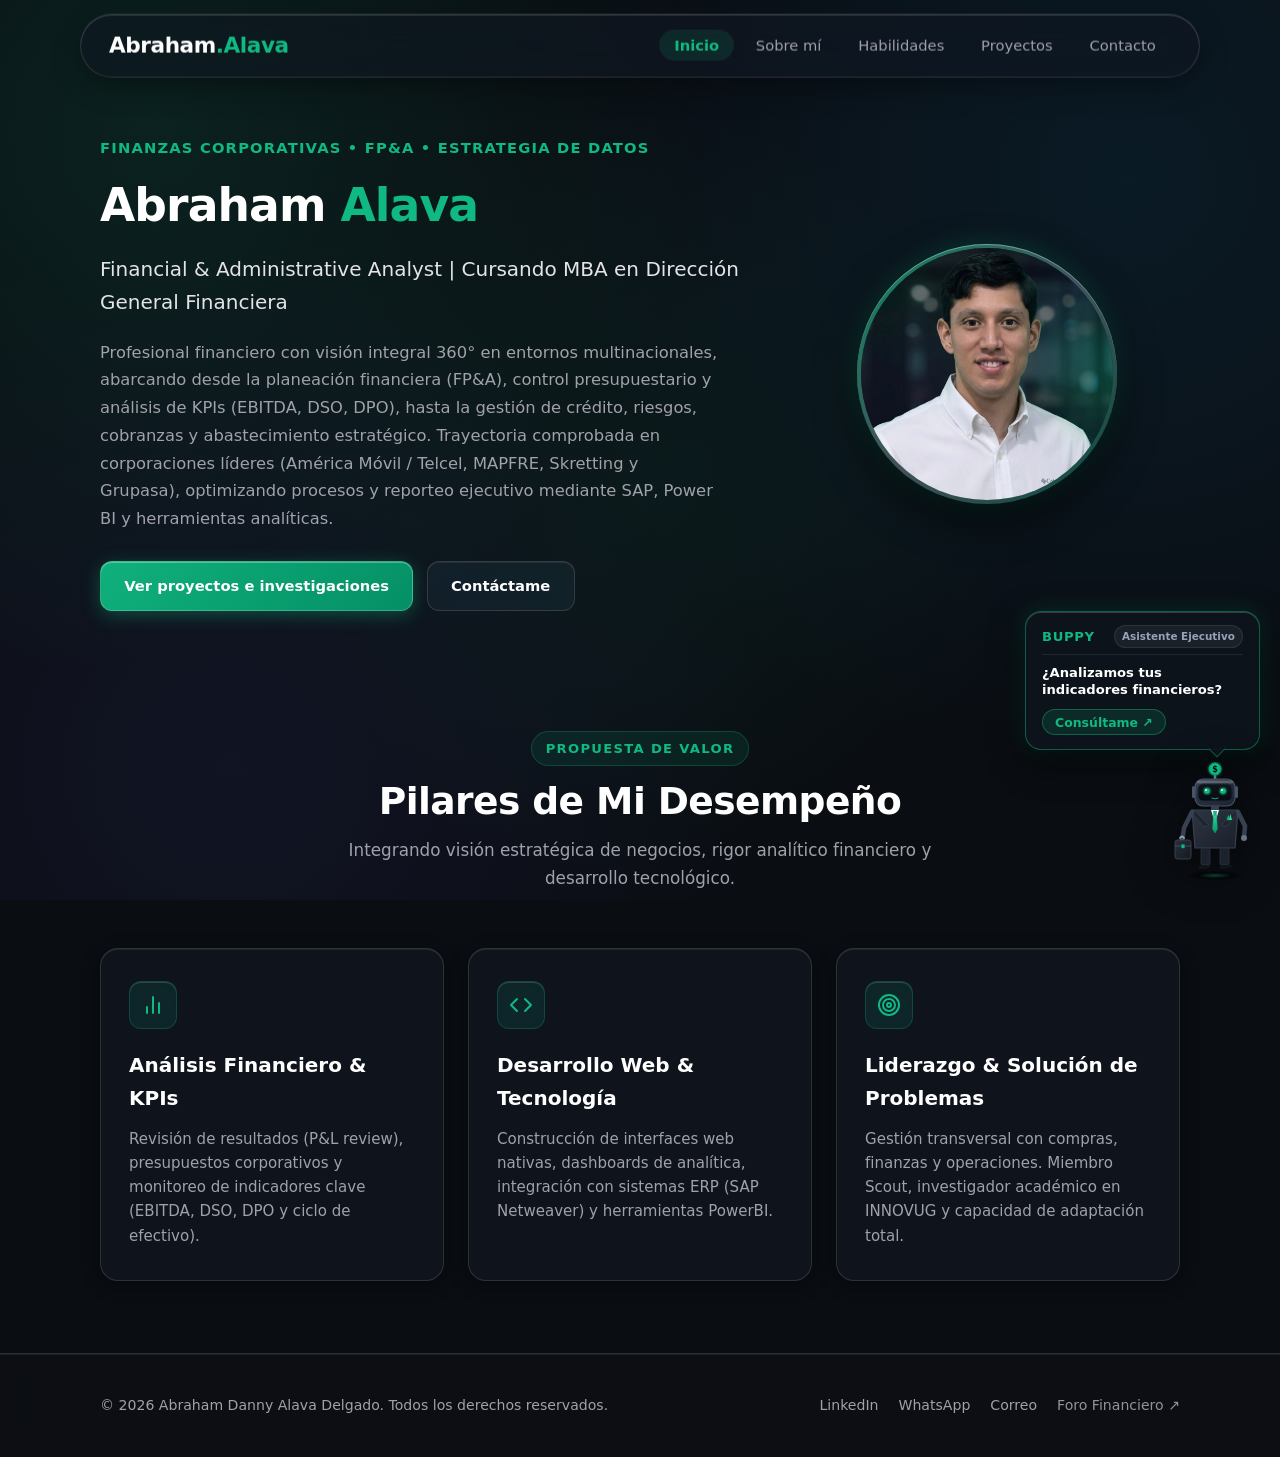
<file: index.html>
<!DOCTYPE html>
<html lang="es">

<head>
  <meta charset="UTF-8">
  <meta name="viewport" content="width=device-width, initial-scale=1.0">
  <title>Abraham Alava | Analista Financiero &amp; Estrategia Tech</title>

  <!-- Metadatos SEO Profesionales -->
  <meta name="description"
    content="Portafolio profesional de Abraham Alava: Licenciado en Administración de Empresas, Analista Financiero y Estratega Tech con experiencia corporativa en Claro Empresas (América Móvil) y MAPFRE.">
  <meta name="author" content="Abraham Danny Alava Delgado">
  <meta name="robots" content="index, follow">
  <meta name="theme-color" content="#121417">

  <!-- Favicon Oficial Minimalista SVG -->
  <link rel="icon" type="image/svg+xml" href="assets/img/favicon.svg">

  <!-- Hojas de estilo oficiales (global primero, luego páginas) -->
  <link rel="stylesheet" href="css/global.css">
  <link rel="stylesheet" href="css/pages.css">
</head>

<body>

  <!-- ==========================================
       HEADER Y NAVEGACIÓN COMPARTIDA
       ========================================== -->
  <header class="site-header">
    <nav class="navbar container">
      <a href="index.html" class="logo">Abraham<span>.Alava</span></a>

      <!-- Botón de menú hamburguesa para dispositivos móviles -->
      <button class="menu-toggle" id="menu-toggle" aria-label="Abrir menú de navegación">
        <span class="hamburger"></span>
      </button>

      <!-- Lista de navegación principal -->
      <ul class="nav-menu" id="nav-menu">
        <li><a href="index.html" class="nav-link">Inicio</a></li>
        <li><a href="about.html" class="nav-link">Sobre mí</a></li>
        <li><a href="skills.html" class="nav-link">Habilidades</a></li>
        <li><a href="projects.html" class="nav-link">Proyectos</a></li>
        <li><a href="contact.html" class="nav-link">Contacto</a></li>
      </ul>
    </nav>
  </header>

  <!-- ==========================================
       CONTENIDO ESPECÍFICO DE INICIO (<main>)
       ========================================== -->
  <main>
    <!-- Sección Hero -->
    <section class="section hero">
      <div class="container">
        <div class="hero-grid">

          <div class="hero-content">
            <span class="hero-greeting">FINANZAS CORPORATIVAS • FP&amp;A • ESTRATEGIA DE DATOS</span>
            <h1 class="hero-title">Abraham <span>Alava</span></h1>
            <p class="hero-role">Financial &amp; Administrative Analyst | Cursando MBA en Dirección General Financiera
            </p>
            <p class="hero-description">
              Profesional financiero con visión integral 360° en entornos multinacionales, abarcando desde la planeación
              financiera (FP&amp;A), control presupuestario y análisis de KPIs (EBITDA, DSO, DPO), hasta la gestión de
              crédito, riesgos, cobranzas y abastecimiento estratégico. Trayectoria comprobada en corporaciones líderes
              (América Móvil / Telcel, MAPFRE, Skretting y Grupasa), optimizando procesos y reporteo ejecutivo mediante
              SAP, Power BI y herramientas analíticas.
            </p>
            <div class="hero-actions">
              <a href="projects.html" class="btn btn-primary">Ver proyectos e investigaciones</a>
              <a href="contact.html" class="btn btn-outline">Contáctame</a>
            </div>
          </div>

          <div class="hero-visual">
            <div class="hero-avatar-wrapper">
              <img src="assets/img/abraham-alava.jpg" alt="Foto de perfil de Abraham Danny Alava Delgado"
                class="hero-avatar-img">
            </div>
          </div>

        </div>
      </div>
    </section>

    <!-- Sección de Fortalezas / Resumen -->
    <section class="section highlights-section">
      <div class="container">
        <div class="section-header">
          <span class="section-tag">Propuesta de Valor</span>
          <h2 class="section-title">Pilares de Mi Desempeño</h2>
          <p class="section-description">
            Integrando visión estratégica de negocios, rigor analítico financiero y desarrollo tecnológico.
          </p>
        </div>

        <div class="highlights-grid">

          <article class="highlight-card">
            <span class="highlight-icon">
              <svg width="24" height="24" viewBox="0 0 24 24" fill="none" stroke="currentColor" stroke-width="2"
                stroke-linecap="round" stroke-linejoin="round">
                <line x1="18" y1="20" x2="18" y2="10"></line>
                <line x1="12" y1="20" x2="12" y2="4"></line>
                <line x1="6" y1="20" x2="6" y2="14"></line>
              </svg>
            </span>
            <h3>Análisis Financiero &amp; KPIs</h3>
            <p>
              Revisión de resultados (P&amp;L review), presupuestos corporativos y monitoreo de indicadores clave
              (EBITDA, DSO, DPO y ciclo de efectivo).
            </p>
          </article>

          <article class="highlight-card">
            <span class="highlight-icon">
              <svg width="24" height="24" viewBox="0 0 24 24" fill="none" stroke="currentColor" stroke-width="2"
                stroke-linecap="round" stroke-linejoin="round">
                <polyline points="16 18 22 12 16 6"></polyline>
                <polyline points="8 6 2 12 8 18"></polyline>
              </svg>
            </span>
            <h3>Desarrollo Web &amp; Tecnología</h3>
            <p>
              Construcción de interfaces web nativas, dashboards de analítica, integración con sistemas ERP (SAP
              Netweaver) y herramientas PowerBI.
            </p>
          </article>

          <article class="highlight-card">
            <span class="highlight-icon">
              <svg width="24" height="24" viewBox="0 0 24 24" fill="none" stroke="currentColor" stroke-width="2"
                stroke-linecap="round" stroke-linejoin="round">
                <circle cx="12" cy="12" r="10"></circle>
                <circle cx="12" cy="12" r="6"></circle>
                <circle cx="12" cy="12" r="2"></circle>
              </svg>
            </span>
            <h3>Liderazgo &amp; Solución de Problemas</h3>
            <p>
              Gestión transversal con compras, finanzas y operaciones. Miembro Scout, investigador académico en INNOVUG
              y capacidad de adaptación total.
            </p>
          </article>

        </div>
      </div>
    </section>
  </main>

  <!-- ==========================================
       FOOTER COMPARTIDO
       ========================================== -->
  <footer class="site-footer">
    <div class="container footer-content">
      <p>&copy; <span id="current-year"></span> Abraham Danny Alava Delgado. Todos los derechos reservados.</p>
      <div class="footer-socials">
        <a href="https://www.linkedin.com/in/abraham-alava-3880532a1/" target="_blank"
          rel="noopener noreferrer">LinkedIn</a>
        <a href="https://wa.me/593992666129" target="_blank" rel="noopener noreferrer">WhatsApp</a>
        <a href="mailto:alavacop7@outlook.es">Correo</a>
        <a href="forum.html" target="_blank" rel="noopener noreferrer" class="footer-link-forum">Foro Financiero ↗</a>
      </div>
    </div>
  </footer>

  <!-- Script global del sitio -->
  <script src="js/main.js"></script>
</body>

</html>
</file>
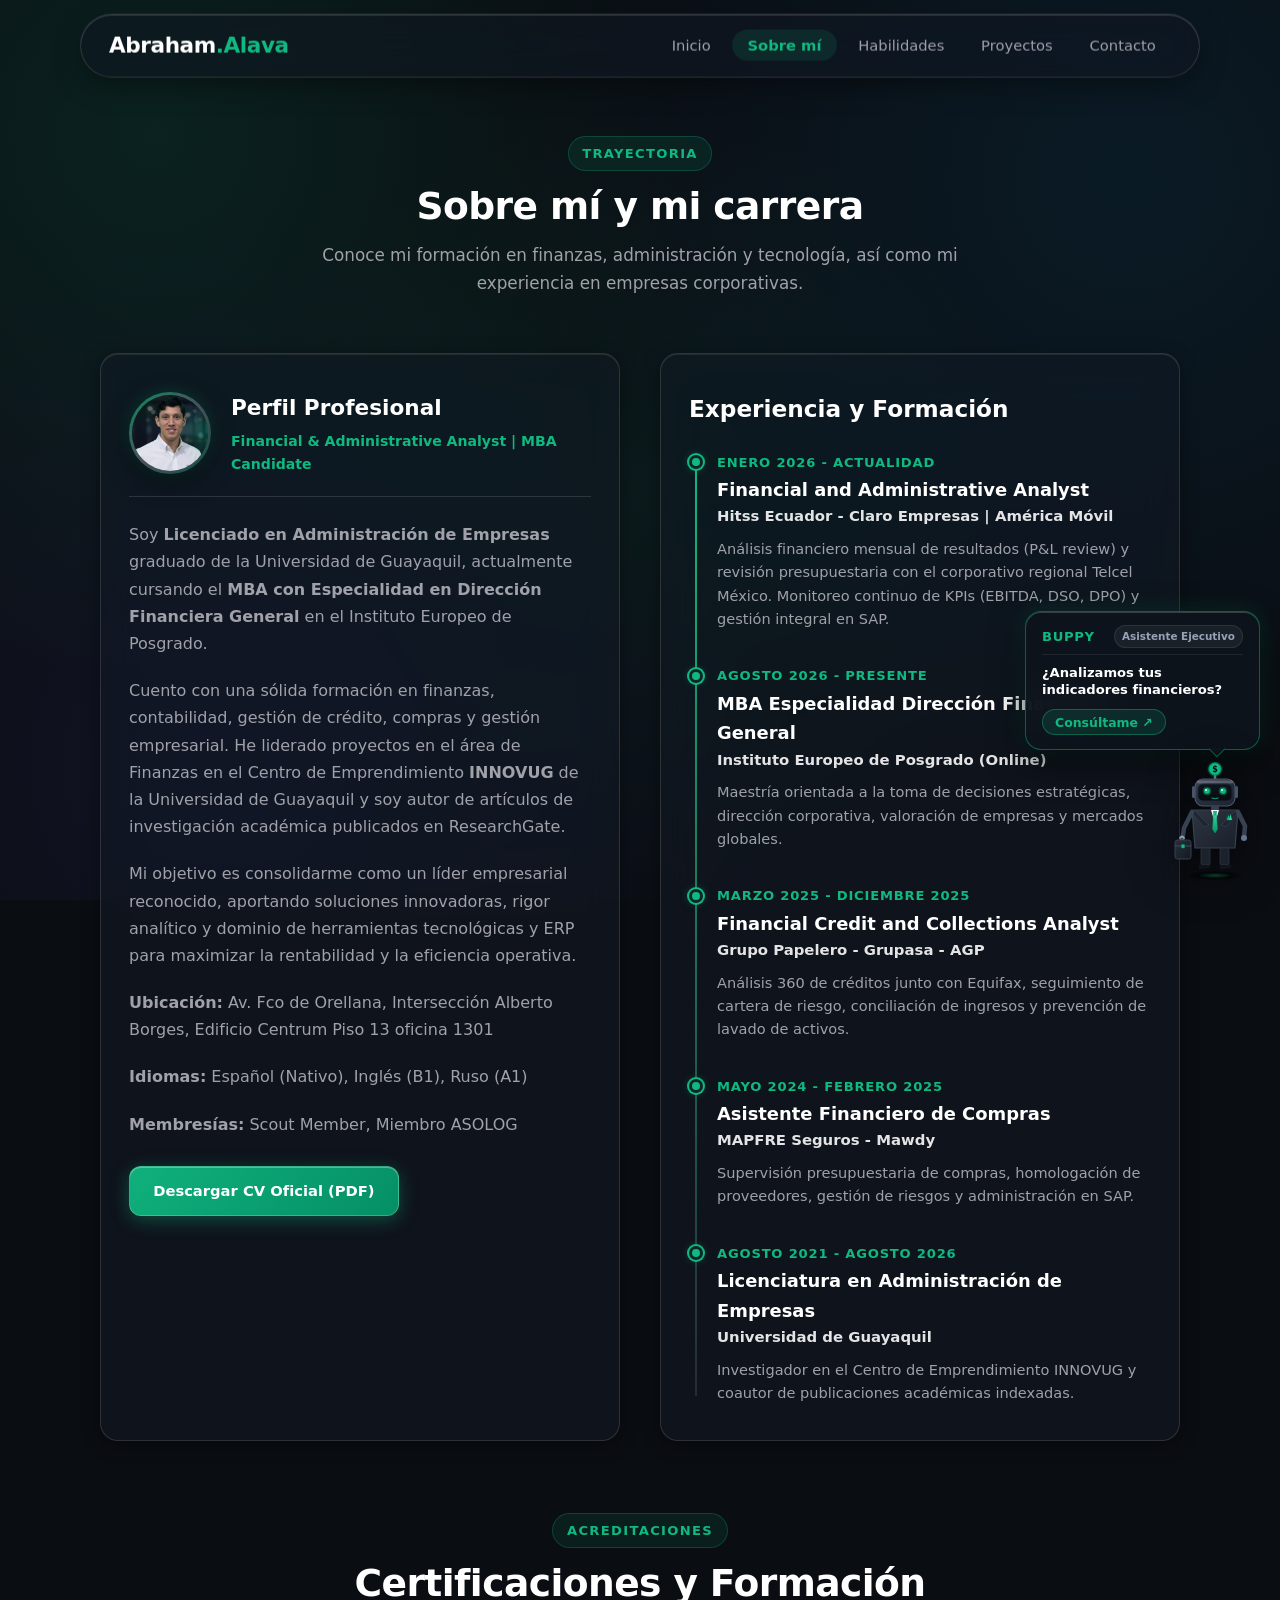
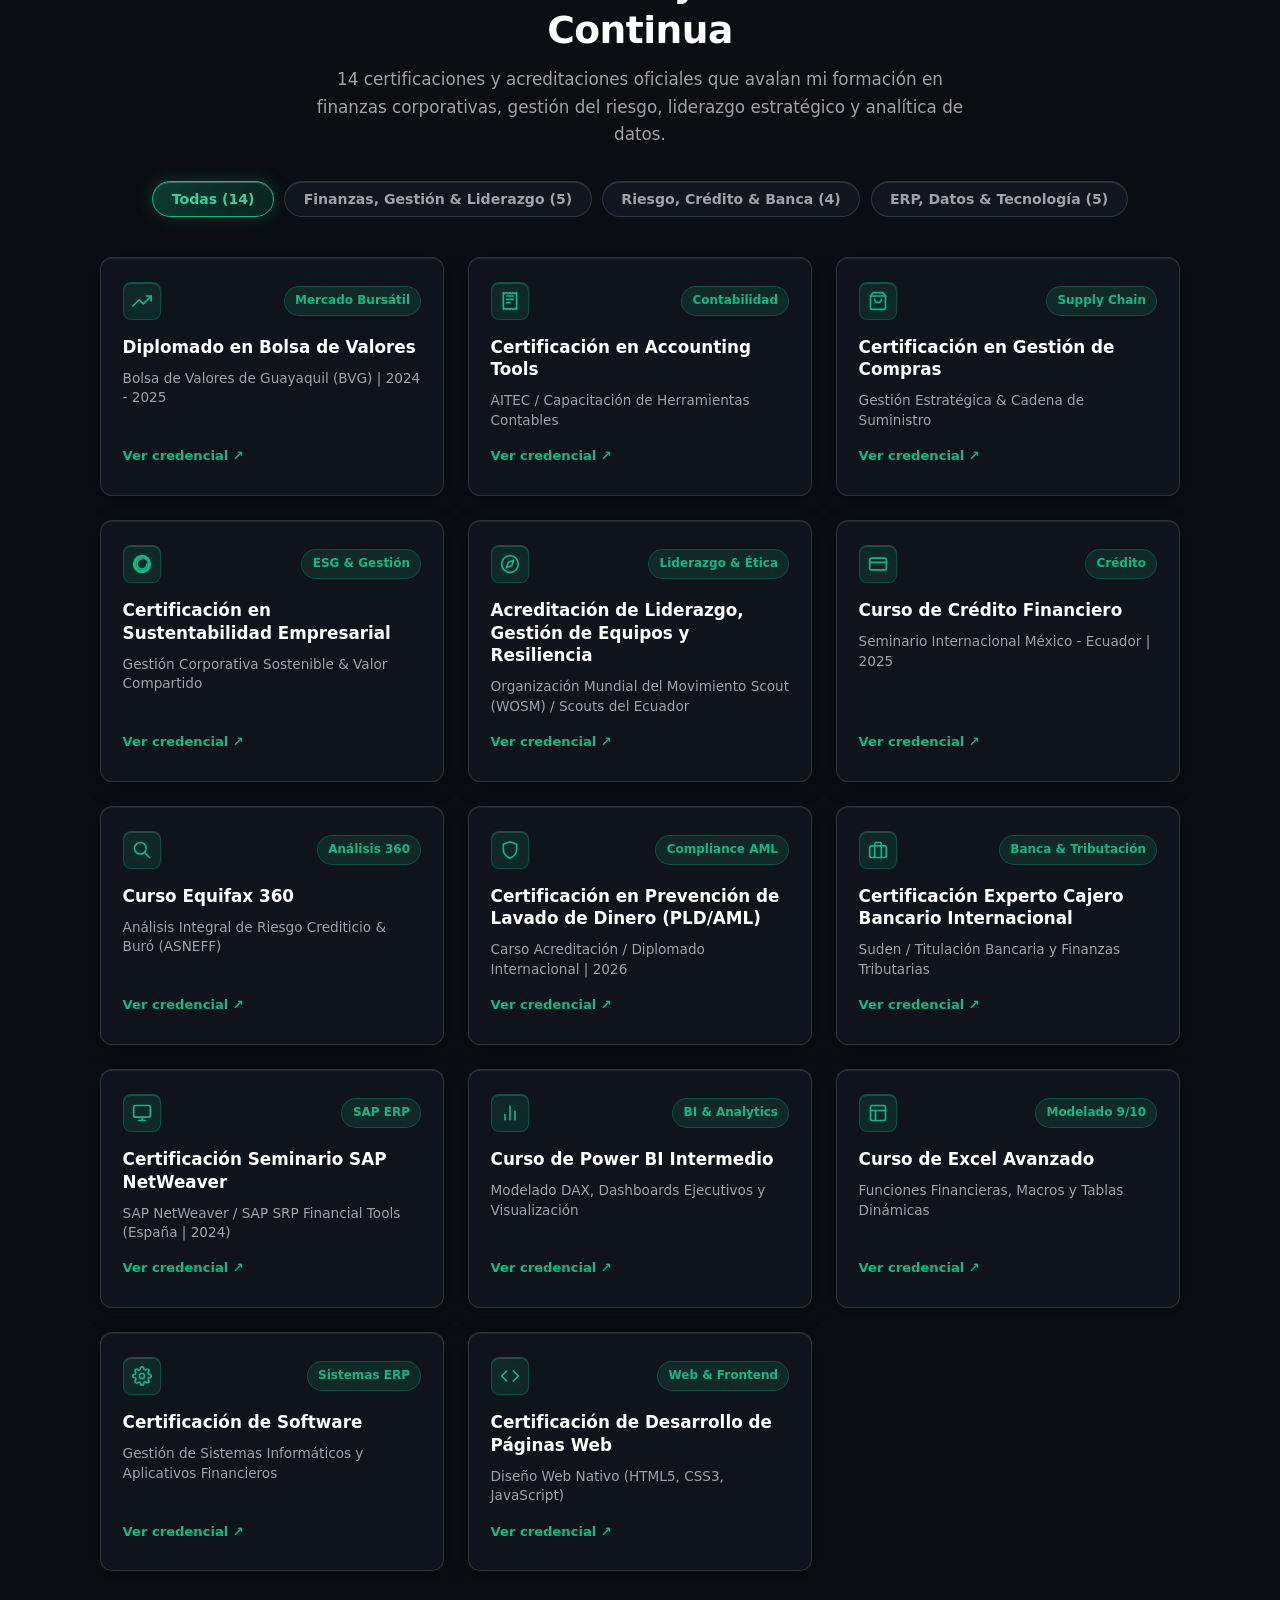
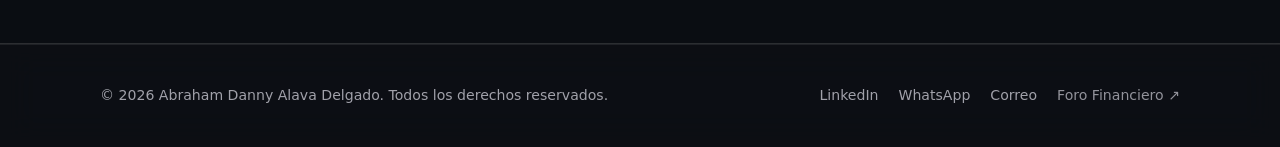
<file: about.html>
<!DOCTYPE html>
<html lang="es">

<head>
  <meta charset="UTF-8">
  <meta name="viewport" content="width=device-width, initial-scale=1.0">
  <title>Abraham Alava | Analista Financiero &amp; Estrategia Tech</title>

  <!-- Metadatos SEO Profesionales -->
  <meta name="description"
    content="Conoce la trayectoria profesional, formación en MBA, experiencia en auditoría financiera y producción investigativa de Abraham Alava en administración y finanzas.">
  <meta name="author" content="Abraham Danny Alava Delgado">
  <meta name="robots" content="index, follow">
  <meta name="theme-color" content="#121417">

  <!-- Favicon Oficial Minimalista SVG -->
  <link rel="icon" type="image/svg+xml" href="assets/img/favicon.svg">

  <!-- Hojas de estilo oficiales -->
  <link rel="stylesheet" href="css/global.css">
  <link rel="stylesheet" href="css/pages.css">
</head>

<body>

  <!-- ==========================================
       HEADER Y NAVEGACIÓN COMPARTIDA
       ========================================== -->
  <header class="site-header">
    <nav class="navbar container">
      <a href="index.html" class="logo">Abraham<span>.Alava</span></a>

      <button class="menu-toggle" id="menu-toggle" aria-label="Abrir menú de navegación">
        <span class="hamburger"></span>
      </button>

      <ul class="nav-menu" id="nav-menu">
        <li><a href="index.html" class="nav-link">Inicio</a></li>
        <li><a href="about.html" class="nav-link">Sobre mí</a></li>
        <li><a href="skills.html" class="nav-link">Habilidades</a></li>
        <li><a href="projects.html" class="nav-link">Proyectos</a></li>
        <li><a href="contact.html" class="nav-link">Contacto</a></li>
      </ul>
    </nav>
  </header>

  <!-- ==========================================
       CONTENIDO ESPECÍFICO DE SOBRE MÍ (<main>)
       ========================================== -->
  <main class="section">
    <div class="container">

      <div class="section-header">
        <span class="section-tag">Trayectoria</span>
        <h1 class="section-title">Sobre mí y mi carrera</h1>
        <p class="section-description">
          Conoce mi formación en finanzas, administración y tecnología, así como mi experiencia en empresas
          corporativas.
        </p>
      </div>

      <!-- Cuadrícula de 2 columnas -->
      <div class="about-grid">

        <!-- Columna Izquierda: Biografía y CV -->
        <article class="bio-card">
          <div class="bio-profile-header">
            <div class="bio-avatar-wrapper">
              <img src="assets/img/abraham-alava.jpg" alt="Foto de Abraham Alava" class="bio-avatar-img">
            </div>
            <div class="bio-profile-info">
              <h3>Perfil Profesional</h3>
              <span class="bio-profile-role">Financial &amp; Administrative Analyst | MBA Candidate</span>
            </div>
          </div>
          <p>
            Soy <strong>Licenciado en Administración de Empresas</strong> graduado de la Universidad de Guayaquil,
            actualmente cursando el <strong>MBA con Especialidad en Dirección Financiera General</strong> en el
            Instituto Europeo de Posgrado.
          </p>
          <p>
            Cuento con una sólida formación en finanzas, contabilidad, gestión de crédito, compras y gestión
            empresarial.
            He liderado proyectos en el área de Finanzas en el Centro de Emprendimiento <strong>INNOVUG</strong> de la
            Universidad de Guayaquil
            y soy autor de artículos de investigación académica publicados en ResearchGate.
          </p>
          <p>
            Mi objetivo es consolidarme como un líder empresarial reconocido, aportando soluciones innovadoras, rigor
            analítico
            y dominio de herramientas tecnológicas y ERP para maximizar la rentabilidad y la eficiencia operativa.
          </p>

          <div style="margin-top: 1.25rem; font-size: 0.95rem; color: var(--color-text-muted);">
            <p><strong>Ubicación:</strong> Av. Fco de Orellana, Intersección Alberto Borges, Edificio Centrum Piso 13
              oficina 1301</p>
            <p><strong>Idiomas:</strong> Español (Nativo), Inglés (B1), Ruso (A1)</p>
            <p><strong>Membresías:</strong> Scout Member, Miembro ASOLOG</p>
          </div>

          <div class="bio-actions">
            <!-- Enlace oficial con descarga directa de su CV real -->
            <a href="assets/docs/Cv_Abraham_Alava.pdf" download="Cv_Abraham_Alava.pdf" class="btn btn-primary">
              Descargar CV Oficial (PDF)
            </a>
          </div>
        </article>

        <!-- Columna Derecha: Línea de Tiempo de Experiencia y Educación -->
        <article class="timeline-card">
          <h3>Experiencia y Formación</h3>

          <ol class="timeline-list">

            <li class="timeline-item">
              <span class="timeline-period">Enero 2026 - Actualidad</span>
              <h4 class="timeline-title">Financial and Administrative Analyst</h4>
              <p class="timeline-institution">Hitss Ecuador - Claro Empresas | América Móvil</p>
              <p class="timeline-desc">
                Análisis financiero mensual de resultados (P&amp;L review) y revisión presupuestaria con el corporativo
                regional Telcel México.
                Monitoreo continuo de KPIs (EBITDA, DSO, DPO) y gestión integral en SAP.
              </p>
            </li>

            <li class="timeline-item">
              <span class="timeline-period">Agosto 2026 - Presente</span>
              <h4 class="timeline-title">MBA Especialidad Dirección Financiera General</h4>
              <p class="timeline-institution">Instituto Europeo de Posgrado (Online)</p>
              <p class="timeline-desc">
                Maestría orientada a la toma de decisiones estratégicas, dirección corporativa, valoración de empresas y
                mercados globales.
              </p>
            </li>

            <li class="timeline-item">
              <span class="timeline-period">Marzo 2025 - Diciembre 2025</span>
              <h4 class="timeline-title">Financial Credit and Collections Analyst</h4>
              <p class="timeline-institution">Grupo Papelero - Grupasa - AGP</p>
              <p class="timeline-desc">
                Análisis 360 de créditos junto con Equifax, seguimiento de cartera de riesgo, conciliación de ingresos y
                prevención de lavado de activos.
              </p>
            </li>

            <li class="timeline-item">
              <span class="timeline-period">Mayo 2024 - Febrero 2025</span>
              <h4 class="timeline-title">Asistente Financiero de Compras</h4>
              <p class="timeline-institution">MAPFRE Seguros - Mawdy</p>
              <p class="timeline-desc">
                Supervisión presupuestaria de compras, homologación de proveedores, gestión de riesgos y administración
                en SAP.
              </p>
            </li>

            <li class="timeline-item">
              <span class="timeline-period">Agosto 2021 - Agosto 2026</span>
              <h4 class="timeline-title">Licenciatura en Administración de Empresas</h4>
              <p class="timeline-institution">Universidad de Guayaquil</p>
              <p class="timeline-desc">
                Investigador en el Centro de Emprendimiento INNOVUG y coautor de publicaciones académicas indexadas.
              </p>
            </li>

          </ol>
        </article>

      </div>

      <!-- ==========================================
           SECCIÓN: CERTIFICACIONES Y FORMACIÓN CONTINUA
           ========================================== -->
      <section class="certifications-section">
        <div class="section-header" style="margin-top: 4.5rem; margin-bottom: 2rem;">
          <span class="section-tag">Acreditaciones</span>
          <h2 class="section-title">Certificaciones y Formación Continua</h2>
          <p class="section-description">
            14 certificaciones y acreditaciones oficiales que avalan mi formación en finanzas corporativas, gestión del
            riesgo, liderazgo estratégico y analítica de datos.
          </p>
        </div>

        <!-- Filtro Interactivo por Categorías -->
        <div class="filter-pills" id="cert-filters" role="tablist" aria-label="Filtro de certificaciones">
          <button class="filter-pill active" data-filter="all" type="button">Todas (14)</button>
          <button class="filter-pill" data-filter="finance" type="button">Finanzas, Gestión &amp; Liderazgo (5)</button>
          <button class="filter-pill" data-filter="risk" type="button">Riesgo, Crédito &amp; Banca (4)</button>
          <button class="filter-pill" data-filter="tech" type="button">ERP, Datos &amp; Tecnología (5)</button>
        </div>

        <div class="certifications-grid">

          <!-- CATEGORÍA 1: FINANZAS, MERCADO BURSÁTIL & GESTIÓN -->
          <!-- 1. Diplomado en Bolsa de Valores -->
          <article class="cert-card" data-category="finance">
            <div class="cert-header">
              <span class="cert-icon" title="Finanzas & Mercado Bursátil">
                <svg width="20" height="20" viewBox="0 0 24 24" fill="none" stroke="currentColor" stroke-width="2"
                  stroke-linecap="round" stroke-linejoin="round">
                  <polyline points="23 6 13.5 15.5 8.5 10.5 1 18"></polyline>
                  <polyline points="17 6 23 6 23 12"></polyline>
                </svg>
              </span>
              <span class="badge">Mercado Bursátil</span>
            </div>
            <h3 class="cert-title">Diplomado en Bolsa de Valores</h3>
            <p class="cert-meta">Bolsa de Valores de Guayaquil (BVG) | 2024 - 2025</p>
            <a href="assets/docs/Certificados Abraham.pdf" class="cert-link" target="_blank" rel="noopener noreferrer">Ver
              credencial &#8599;</a>
          </article>

          <!-- 2. Certificación en Accounting Tools -->
          <article class="cert-card" data-category="finance">
            <div class="cert-header">
              <span class="cert-icon" title="Finanzas & Contabilidad">
                <svg width="20" height="20" viewBox="0 0 24 24" fill="none" stroke="currentColor" stroke-width="2"
                  stroke-linecap="round" stroke-linejoin="round">
                  <path d="M4 2v20l2-1 2 1 2-1 2 1 2-1 2 1 2-1 2 1V2l-2 1-2-1-2 1-2-1-2 1-2-1-2 1-2-1z"></path>
                  <line x1="8" y1="6" x2="16" y2="6"></line>
                  <line x1="8" y1="10" x2="16" y2="10"></line>
                  <line x1="8" y1="14" x2="12" y2="14"></line>
                </svg>
              </span>
              <span class="badge">Contabilidad</span>
            </div>
            <h3 class="cert-title">Certificación en Accounting Tools</h3>
            <p class="cert-meta">AITEC / Capacitación de Herramientas Contables</p>
            <a href="assets/docs/Certificados Abraham.pdf" class="cert-link" target="_blank" rel="noopener noreferrer">Ver
              credencial &#8599;</a>
          </article>

          <!-- 3. Certificación en Gestión de Compras -->
          <article class="cert-card" data-category="finance">
            <div class="cert-header">
              <span class="cert-icon" title="Compras & Supply Chain">
                <svg width="20" height="20" viewBox="0 0 24 24" fill="none" stroke="currentColor" stroke-width="2"
                  stroke-linecap="round" stroke-linejoin="round">
                  <path d="M6 2L3 6v14a2 2 0 0 0 2 2h14a2 2 0 0 0 2-2V6l-3-4z"></path>
                  <line x1="3" y1="6" x2="21" y2="6"></line>
                  <path d="M16 10a4 4 0 0 1-8 0"></path>
                </svg>
              </span>
              <span class="badge">Supply Chain</span>
            </div>
            <h3 class="cert-title">Certificación en Gestión de Compras</h3>
            <p class="cert-meta">Gestión Estratégica &amp; Cadena de Suministro</p>
            <a href="assets/docs/Certificados Abraham.pdf" class="cert-link" target="_blank" rel="noopener noreferrer">Ver
              credencial &#8599;</a>
          </article>

          <!-- 4. Certificación en Sustentabilidad Empresarial -->
          <article class="cert-card" data-category="finance">
            <div class="cert-header">
              <span class="cert-icon" title="Sustentabilidad & ESG">
                <svg width="20" height="20" viewBox="0 0 24 24" fill="none" stroke="currentColor" stroke-width="2"
                  stroke-linecap="round" stroke-linejoin="round">
                  <path d="M12 2a10 10 0 1 0 10 10A10 10 0 0 0 12 2zm0 18a8 8 0 1 1 8-8 8 8 0 0 1-8 8z"></path>
                  <path d="M12 6a6 6 0 0 0-6 6c0 3.31 2.69 6 6 6s6-2.69 6-6"></path>
                </svg>
              </span>
              <span class="badge">ESG &amp; Gestión</span>
            </div>
            <h3 class="cert-title">Certificación en Sustentabilidad Empresarial</h3>
            <p class="cert-meta">Gestión Corporativa Sostenible &amp; Valor Compartido</p>
            <a href="assets/docs/Certificados Abraham.pdf" class="cert-link" target="_blank" rel="noopener noreferrer">Ver
              credencial &#8599;</a>
          </article>

          <!-- 5. Acreditación de Liderazgo, Gestión de Equipos y Resiliencia (Scout Member) -->
          <article class="cert-card" data-category="finance">
            <div class="cert-header">
              <span class="cert-icon" title="Liderazgo & Ética">
                <svg width="20" height="20" viewBox="0 0 24 24" fill="none" stroke="currentColor" stroke-width="2"
                  stroke-linecap="round" stroke-linejoin="round">
                  <circle cx="12" cy="12" r="10"></circle>
                  <polygon points="16.24 7.76 14.12 14.12 7.76 16.24 9.88 9.88 16.24 7.76"></polygon>
                </svg>
              </span>
              <span class="badge">Liderazgo &amp; Ética</span>
            </div>
            <h3 class="cert-title">Acreditación de Liderazgo, Gestión de Equipos y Resiliencia</h3>
            <p class="cert-meta">Organización Mundial del Movimiento Scout (WOSM) / Scouts del Ecuador</p>
            <a href="assets/docs/Certificados Abraham.pdf" class="cert-link" target="_blank" rel="noopener noreferrer">Ver
              credencial &#8599;</a>
          </article>

          <!-- CATEGORÍA 2: RIESGO, CRÉDITO & BANCA -->
          <!-- 5. Curso de Crédito Financiero -->
          <article class="cert-card" data-category="risk">
            <div class="cert-header">
              <span class="cert-icon" title="Crédito & Finanzas">
                <svg width="20" height="20" viewBox="0 0 24 24" fill="none" stroke="currentColor" stroke-width="2"
                  stroke-linecap="round" stroke-linejoin="round">
                  <rect x="2" y="5" width="20" height="14" rx="2"></rect>
                  <line x1="2" y1="10" x2="22" y2="10"></line>
                </svg>
              </span>
              <span class="badge">Crédito</span>
            </div>
            <h3 class="cert-title">Curso de Crédito Financiero</h3>
            <p class="cert-meta">Seminario Internacional México - Ecuador | 2025</p>
            <a href="assets/docs/Certificados Abraham.pdf" class="cert-link" target="_blank" rel="noopener noreferrer">Ver
              credencial &#8599;</a>
          </article>

          <!-- 6. Curso Equifax 360 -->
          <article class="cert-card" data-category="risk">
            <div class="cert-header">
              <span class="cert-icon" title="Riesgo Crediticio">
                <svg width="20" height="20" viewBox="0 0 24 24" fill="none" stroke="currentColor" stroke-width="2"
                  stroke-linecap="round" stroke-linejoin="round">
                  <path d="M21 21l-6-6m2-5a7 7 0 11-14 0 7 7 0 0114 0z"></path>
                </svg>
              </span>
              <span class="badge">Análisis 360</span>
            </div>
            <h3 class="cert-title">Curso Equifax 360</h3>
            <p class="cert-meta">Análisis Integral de Riesgo Crediticio &amp; Buró (ASNEFF)</p>
            <a href="assets/docs/Certificados Abraham.pdf" class="cert-link" target="_blank" rel="noopener noreferrer">Ver
              credencial &#8599;</a>
          </article>

          <!-- 7. Certificación en Prevención de Lavado de Dinero (PLD/AML) -->
          <article class="cert-card" data-category="risk">
            <div class="cert-header">
              <span class="cert-icon" title="Compliance & PLD">
                <svg width="20" height="20" viewBox="0 0 24 24" fill="none" stroke="currentColor" stroke-width="2"
                  stroke-linecap="round" stroke-linejoin="round">
                  <path d="M12 22s8-4 8-10V5l-8-3-8 3v7c0 6 8 10 8 10z"></path>
                </svg>
              </span>
              <span class="badge">Compliance AML</span>
            </div>
            <h3 class="cert-title">Certificación en Prevención de Lavado de Dinero (PLD/AML)</h3>
            <p class="cert-meta">Carso Acreditación / Diplomado Internacional | 2026</p>
            <a href="assets/docs/Certificados Abraham.pdf" class="cert-link" target="_blank" rel="noopener noreferrer">Ver
              credencial &#8599;</a>
          </article>

          <!-- 8. Certificación Experto Cajero Bancario Internacional -->
          <article class="cert-card" data-category="risk">
            <div class="cert-header">
              <span class="cert-icon" title="Operaciones Bancarias">
                <svg width="20" height="20" viewBox="0 0 24 24" fill="none" stroke="currentColor" stroke-width="2"
                  stroke-linecap="round" stroke-linejoin="round">
                  <rect x="2" y="7" width="20" height="14" rx="2" ry="2"></rect>
                  <path d="M16 21V5a2 2 0 0 0-2-2h-4a2 2 0 0 0-2 2v16"></path>
                </svg>
              </span>
              <span class="badge">Banca &amp; Tributación</span>
            </div>
            <h3 class="cert-title">Certificación Experto Cajero Bancario Internacional</h3>
            <p class="cert-meta">Suden / Titulación Bancaria y Finanzas Tributarias</p>
            <a href="assets/docs/Certificados Abraham.pdf" class="cert-link" target="_blank" rel="noopener noreferrer">Ver
              credencial &#8599;</a>
          </article>

          <!-- CATEGORÍA 3: ERP, BUSINESS INTELLIGENCE & TECNOLOGÍA -->
          <!-- 9. Certificación Seminario SAP NetWeaver -->
          <article class="cert-card" data-category="tech">
            <div class="cert-header">
              <span class="cert-icon" title="SAP ERP">
                <svg width="20" height="20" viewBox="0 0 24 24" fill="none" stroke="currentColor" stroke-width="2"
                  stroke-linecap="round" stroke-linejoin="round">
                  <rect x="2" y="3" width="20" height="14" rx="2" ry="2"></rect>
                  <line x1="8" y1="21" x2="16" y2="21"></line>
                  <line x1="12" y1="17" x2="12" y2="21"></line>
                </svg>
              </span>
              <span class="badge">SAP ERP</span>
            </div>
            <h3 class="cert-title">Certificación Seminario SAP NetWeaver</h3>
            <p class="cert-meta">SAP NetWeaver / SAP SRP Financial Tools (España | 2024)</p>
            <a href="assets/docs/Certificados Abraham.pdf" class="cert-link" target="_blank" rel="noopener noreferrer">Ver
              credencial &#8599;</a>
          </article>

          <!-- 10. Curso de Power BI Intermedio -->
          <article class="cert-card" data-category="tech">
            <div class="cert-header">
              <span class="cert-icon" title="Business Intelligence">
                <svg width="20" height="20" viewBox="0 0 24 24" fill="none" stroke="currentColor" stroke-width="2"
                  stroke-linecap="round" stroke-linejoin="round">
                  <line x1="18" y1="20" x2="18" y2="10"></line>
                  <line x1="12" y1="20" x2="12" y2="4"></line>
                  <line x1="6" y1="20" x2="6" y2="14"></line>
                </svg>
              </span>
              <span class="badge">BI &amp; Analytics</span>
            </div>
            <h3 class="cert-title">Curso de Power BI Intermedio</h3>
            <p class="cert-meta">Modelado DAX, Dashboards Ejecutivos y Visualización</p>
            <a href="assets/docs/Certificados Abraham.pdf" class="cert-link" target="_blank" rel="noopener noreferrer">Ver
              credencial &#8599;</a>
          </article>

          <!-- 11. Curso de Excel Avanzado -->
          <article class="cert-card" data-category="tech">
            <div class="cert-header">
              <span class="cert-icon" title="Excel Financiero">
                <svg width="20" height="20" viewBox="0 0 24 24" fill="none" stroke="currentColor" stroke-width="2"
                  stroke-linecap="round" stroke-linejoin="round">
                  <rect x="3" y="3" width="18" height="18" rx="2" ry="2"></rect>
                  <line x1="3" y1="9" x2="21" y2="9"></line>
                  <line x1="9" y1="21" x2="9" y2="9"></line>
                </svg>
              </span>
              <span class="badge">Modelado 9/10</span>
            </div>
            <h3 class="cert-title">Curso de Excel Avanzado</h3>
            <p class="cert-meta">Funciones Financieras, Macros y Tablas Dinámicas</p>
            <a href="assets/docs/Certificados Abraham.pdf" class="cert-link" target="_blank" rel="noopener noreferrer">Ver
              credencial &#8599;</a>
          </article>

          <!-- 12. Certificación de Software -->
          <article class="cert-card" data-category="tech">
            <div class="cert-header">
              <span class="cert-icon" title="Software & Sistemas">
                <svg width="20" height="20" viewBox="0 0 24 24" fill="none" stroke="currentColor" stroke-width="2"
                  stroke-linecap="round" stroke-linejoin="round">
                  <circle cx="12" cy="12" r="3"></circle>
                  <path
                    d="M19.4 15a1.65 1.65 0 0 0 .33 1.82l.06.06a2 2 0 0 1 0 2.83 2 2 0 0 1-2.83 0l-.06-.06a1.65 1.65 0 0 0-1.82-.33 1.65 1.65 0 0 0-1 1.51V21a2 2 0 0 1-2 2 2 2 0 0 1-2-2v-.09A1.65 1.65 0 0 0 9 19.4a1.65 1.65 0 0 0-1.82.33l-.06.06a2 2 0 0 1-2.83 0 2 2 0 0 1 0-2.83l.06-.06a1.65 1.65 0 0 0 .33-1.82 1.65 1.65 0 0 0-1.51-1H3a2 2 0 0 1-2-2 2 2 0 0 1 2-2h.09A1.65 1.65 0 0 0 4.6 9a1.65 1.65 0 0 0-.33-1.82l-.06-.06a2 2 0 0 1 0-2.83 2 2 0 0 1 2.83 0l.06.06a1.65 1.65 0 0 0 1.82.33H9a1.65 1.65 0 0 0 1-1.51V3a2 2 0 0 1 2-2 2 2 0 0 1 2 2v.09a1.65 1.65 0 0 0 1 1.51 1.65 1.65 0 0 0 1.82-.33l.06-.06a2 2 0 0 1 2.83 0 2 2 0 0 1 0 2.83l-.06.06a1.65 1.65 0 0 0-.33 1.82V9a1.65 1.65 0 0 0 1.51 1H21a2 2 0 0 1 2 2 2 2 0 0 1-2 2h-.09a1.65 1.65 0 0 0-1.51 1z">
                  </path>
                </svg>
              </span>
              <span class="badge">Sistemas ERP</span>
            </div>
            <h3 class="cert-title">Certificación de Software</h3>
            <p class="cert-meta">Gestión de Sistemas Informáticos y Aplicativos Financieros</p>
            <a href="assets/docs/Certificados Abraham.pdf" class="cert-link" target="_blank" rel="noopener noreferrer">Ver
              credencial &#8599;</a>
          </article>

          <!-- 13. Certificación de Desarrollo de Páginas Web -->
          <article class="cert-card" data-category="tech">
            <div class="cert-header">
              <span class="cert-icon" title="Desarrollo Web">
                <svg width="20" height="20" viewBox="0 0 24 24" fill="none" stroke="currentColor" stroke-width="2"
                  stroke-linecap="round" stroke-linejoin="round">
                  <polyline points="16 18 22 12 16 6"></polyline>
                  <polyline points="8 6 2 12 8 18"></polyline>
                </svg>
              </span>
              <span class="badge">Web &amp; Frontend</span>
            </div>
            <h3 class="cert-title">Certificación de Desarrollo de Páginas Web</h3>
            <p class="cert-meta">Diseño Web Nativo (HTML5, CSS3, JavaScript)</p>
            <a href="assets/docs/Certificados Abraham.pdf" class="cert-link" target="_blank" rel="noopener noreferrer">Ver
              credencial &#8599;</a>
          </article>

        </div>
      </section>

    </div>
  </main>

  <!-- ==========================================
       FOOTER COMPARTIDO
       ========================================== -->
  <footer class="site-footer">
    <div class="container footer-content">
      <p>&copy; <span id="current-year"></span> Abraham Danny Alava Delgado. Todos los derechos reservados.</p>
      <div class="footer-socials">
        <a href="https://www.linkedin.com/in/abraham-alava-3880532a1/" target="_blank"
          rel="noopener noreferrer">LinkedIn</a>
        <a href="https://wa.me/593992666129" target="_blank" rel="noopener noreferrer">WhatsApp</a>
        <a href="mailto:alavacop7@outlook.es">Correo</a>
        <a href="forum.html" target="_blank" rel="noopener noreferrer" class="footer-link-forum">Foro Financiero ↗</a>
      </div>
    </div>
  </footer>

  <script src="js/main.js"></script>
</body>

</html>
</file>
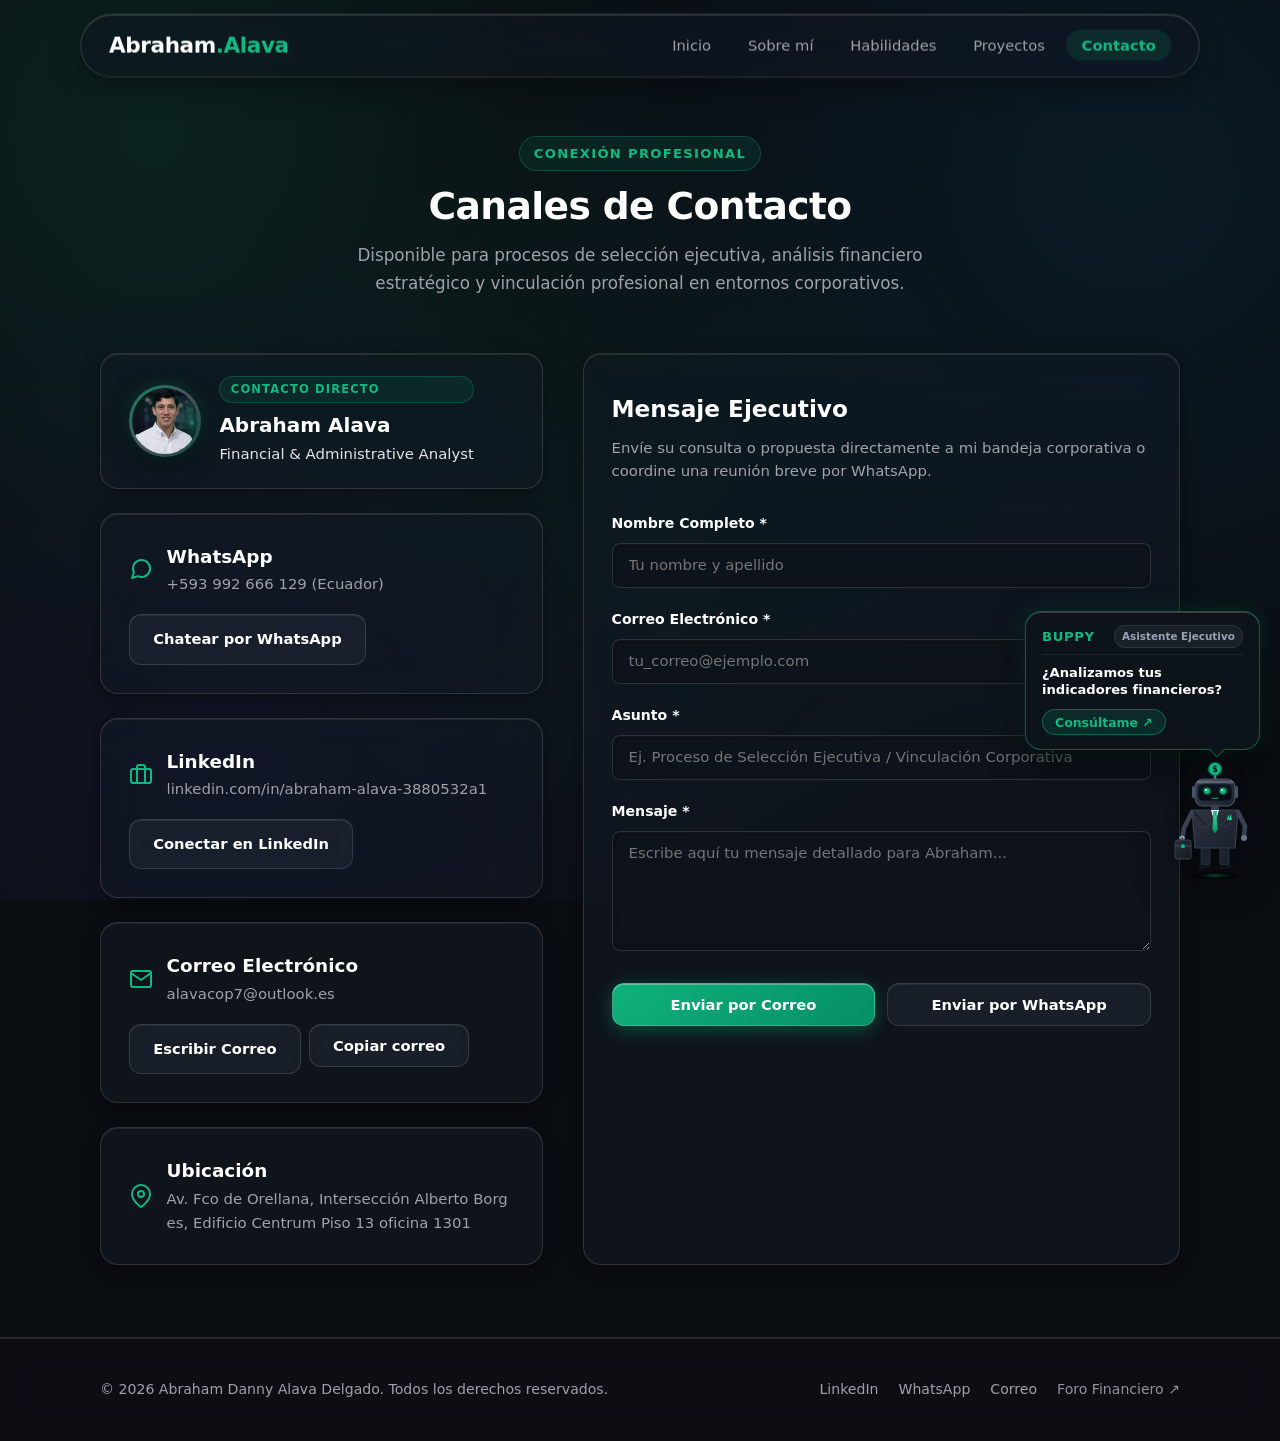
<file: contact.html>
<!DOCTYPE html>
<html lang="es">

<head>
  <meta charset="UTF-8">
  <meta name="viewport" content="width=device-width, initial-scale=1.0">
  <title>Abraham Alava | Analista Financiero &amp; Estrategia Tech</title>

  <!-- Metadatos SEO Profesionales -->
  <meta name="description"
    content="Ponte en contacto directo con Abraham Alava a través de WhatsApp, LinkedIn o correo para propuestas corporativas, análisis financiero y desarrollo digital.">
  <meta name="author" content="Abraham Danny Alava Delgado">
  <meta name="robots" content="index, follow">
  <meta name="theme-color" content="#121417">

  <!-- Favicon Oficial Minimalista SVG -->
  <link rel="icon" type="image/svg+xml" href="assets/img/favicon.svg">

  <!-- Hojas de estilo oficiales -->
  <link rel="stylesheet" href="css/global.css">
  <link rel="stylesheet" href="css/pages.css">
</head>

<body>

  <!-- ==========================================
       HEADER Y NAVEGACIÓN COMPARTIDA
       ========================================== -->
  <header class="site-header">
    <nav class="navbar container">
      <a href="index.html" class="logo">Abraham<span>.Alava</span></a>

      <button class="menu-toggle" id="menu-toggle" aria-label="Abrir menú de navegación">
        <span class="hamburger"></span>
      </button>

      <ul class="nav-menu" id="nav-menu">
        <li><a href="index.html" class="nav-link">Inicio</a></li>
        <li><a href="about.html" class="nav-link">Sobre mí</a></li>
        <li><a href="skills.html" class="nav-link">Habilidades</a></li>
        <li><a href="projects.html" class="nav-link">Proyectos</a></li>
        <li><a href="contact.html" class="nav-link">Contacto</a></li>
      </ul>
    </nav>
  </header>

  <!-- ==========================================
       CONTENIDO ESPECÍFICO DE CONTACTO (<main>)
       ========================================== -->
  <main class="section">
    <div class="container">

      <div class="section-header">
        <span class="section-tag">CONEXIÓN PROFESIONAL</span>
        <h1 class="section-title">Canales de Contacto</h1>
        <p class="section-description">
          Disponible para procesos de selección ejecutiva, análisis financiero estratégico y vinculación profesional en
          entornos corporativos.
        </p>
      </div>

      <div class="contact-grid">

        <!-- Columna Izquierda: Canales Directos -->
        <div class="contact-channels">

          <!-- Tarjeta de Presentación Ejecutiva con Foto -->
          <article class="channel-card contact-profile-card">
            <div class="contact-profile-header">
              <div class="contact-avatar-wrapper">
                <img src="assets/img/abraham-alava.jpg" alt="Foto de perfil de Abraham Alava"
                  class="contact-avatar-img">
              </div>
              <div class="contact-profile-meta">
                <span class="section-tag"
                  style="margin-bottom: 0.35rem; font-size: 0.72rem; padding: 0.2rem 0.65rem;">Contacto Directo</span>
                <h2 class="channel-title" style="font-size: 1.25rem;">Abraham Alava</h2>
                <p class="channel-info" style="color: var(--color-secondary);">Financial &amp; Administrative Analyst
                </p>
              </div>
            </div>
          </article>

          <!-- Canal 1: WhatsApp -->
          <article class="channel-card">
            <div class="channel-header">
              <span class="channel-icon">
                <svg width="24" height="24" viewBox="0 0 24 24" fill="none" stroke="currentColor" stroke-width="2"
                  stroke-linecap="round" stroke-linejoin="round">
                  <path
                    d="M21 11.5a8.38 8.38 0 0 1-.9 3.8 8.5 8.5 0 0 1-7.6 4.7 8.38 8.38 0 0 1-3.8-.9L3 21l1.9-5.7a8.38 8.38 0 0 1-.9-3.8 8.5 8.5 0 0 1 4.7-7.6 8.38 8.38 0 0 1 3.8-.9h.5a8.48 8.48 0 0 1 8 8v.5z">
                  </path>
                </svg>
              </span>
              <div>
                <h2 class="channel-title">WhatsApp</h2>
                <p class="channel-info">+593 992 666 129 (Ecuador)</p>
              </div>
            </div>
            <a href="https://wa.me/593992666129?text=Hola%20Abraham,%20vi%20tu%20portafolio%20web%20y%20me%20gustar%C3%ADa%20conversar."
              class="btn btn-outline" target="_blank" rel="noopener noreferrer">
              Chatear por WhatsApp
            </a>
          </article>

          <!-- Canal 2: LinkedIn -->
          <article class="channel-card">
            <div class="channel-header">
              <span class="channel-icon">
                <svg width="24" height="24" viewBox="0 0 24 24" fill="none" stroke="currentColor" stroke-width="2"
                  stroke-linecap="round" stroke-linejoin="round">
                  <rect x="2" y="7" width="20" height="14" rx="2" ry="2"></rect>
                  <path d="M16 21V5a2 2 0 0 0-2-2h-4a2 2 0 0 0-2 2v16"></path>
                </svg>
              </span>
              <div>
                <h2 class="channel-title">LinkedIn</h2>
                <p class="channel-info">linkedin.com/in/abraham-alava-3880532a1</p>
              </div>
            </div>
            <a href="https://www.linkedin.com/in/abraham-alava-3880532a1/" class="btn btn-outline" target="_blank"
              rel="noopener noreferrer">
              Conectar en LinkedIn
            </a>
          </article>

          <!-- Canal 3: Correo Electrónico -->
          <article class="channel-card">
            <div class="channel-header">
              <span class="channel-icon">
                <svg width="24" height="24" viewBox="0 0 24 24" fill="none" stroke="currentColor" stroke-width="2"
                  stroke-linecap="round" stroke-linejoin="round">
                  <path d="M4 4h16c1.1 0 2 .9 2 2v12c0 1.1-.9 2-2 2H4c-1.1 0-2-.9-2-2V6c0-1.1.9-2 2-2z"></path>
                  <polyline points="22,6 12,13 2,6"></polyline>
                </svg>
              </span>
              <div>
                <h2 class="channel-title">Correo Electrónico</h2>
                <p class="channel-info">alavacop7@outlook.es</p>
              </div>
            </div>
            <div style="display: flex; gap: 0.5rem; flex-wrap: wrap;">
              <a href="mailto:alavacop7@outlook.es" class="btn btn-outline">Escribir Correo</a>
              <!-- Botón que activa la copia con navigator.clipboard en contact.js -->
              <button type="button" id="copy-email-btn" class="btn btn-outline">Copiar correo</button>
            </div>
          </article>

          <!-- Canal 4: Ubicación -->
          <article class="channel-card">
            <div class="channel-header">
              <span class="channel-icon">
                <svg width="24" height="24" viewBox="0 0 24 24" fill="none" stroke="currentColor" stroke-width="2"
                  stroke-linecap="round" stroke-linejoin="round">
                  <path d="M21 10c0 7-9 13-9 13s-9-6-9-13a9 9 0 0 1 18 0z"></path>
                  <circle cx="12" cy="10" r="3"></circle>
                </svg>
              </span>
              <div>
                <h2 class="channel-title">Ubicación</h2>
                <p class="channel-info">Av. Fco de Orellana, Intersección Alberto Borges, Edificio Centrum Piso 13
                  oficina 1301</p>
              </div>
            </div>
          </article>

        </div>

        <!-- Columna Derecha: Formulario Validado -->
        <div class="contact-form-card">
          <h2>Mensaje Ejecutivo</h2>
          <p>Envíe su consulta o propuesta directamente a mi bandeja corporativa o coordine una reunión breve por
            WhatsApp.</p>

          <!-- Contenedor para mostrar alertas dinámicas de validación -->
          <div id="form-feedback" role="alert"></div>

          <form id="contact-form" novalidate>
            <div class="form-group">
              <label for="name" class="form-label">Nombre Completo *</label>
              <input type="text" id="name" name="name" class="form-input" placeholder="Tu nombre y apellido" required>
            </div>

            <div class="form-group">
              <label for="email" class="form-label">Correo Electrónico *</label>
              <input type="email" id="email" name="email" class="form-input" placeholder="tu_correo@ejemplo.com"
                required>
            </div>

            <div class="form-group">
              <label for="subject" class="form-label">Asunto *</label>
              <input type="text" id="subject" name="subject" class="form-input"
                placeholder="Ej. Proceso de Selección Ejecutiva / Vinculación Corporativa" required>
            </div>

            <div class="form-group">
              <label for="message" class="form-label">Mensaje *</label>
              <textarea id="message" name="message" class="form-textarea"
                placeholder="Escribe aquí tu mensaje detallado para Abraham..." required></textarea>
            </div>

            <div class="form-actions">
              <!-- Botón Submit: activa envío por correo mailto -->
              <button type="submit" class="btn btn-primary">
                Enviar por Correo
              </button>
              <!-- Botón tipo button: activa envío por WhatsApp con JS -->
              <button type="button" id="send-whatsapp-btn" class="btn btn-outline">
                Enviar por WhatsApp
              </button>
            </div>
          </form>
        </div>

      </div>
    </div>
  </main>

  <!-- ==========================================
       FOOTER COMPARTIDO
       ========================================== -->
  <footer class="site-footer">
    <div class="container footer-content">
      <p>&copy; <span id="current-year"></span> Abraham Danny Alava Delgado. Todos los derechos reservados.</p>
      <div class="footer-socials">
        <a href="https://www.linkedin.com/in/abraham-alava-3880532a1/" target="_blank"
          rel="noopener noreferrer">LinkedIn</a>
        <a href="https://wa.me/593992666129" target="_blank" rel="noopener noreferrer">WhatsApp</a>
        <a href="mailto:alavacop7@outlook.es">Correo</a>
        <a href="forum.html" target="_blank" rel="noopener noreferrer" class="footer-link-forum">Foro Financiero ↗</a>
      </div>
    </div>
  </footer>

  <!-- Scripts: main.js (global) y contact.js (específico para contact.html) -->
  <script src="js/main.js"></script>
  <script src="js/contact.js"></script>
</body>

</html>
</file>
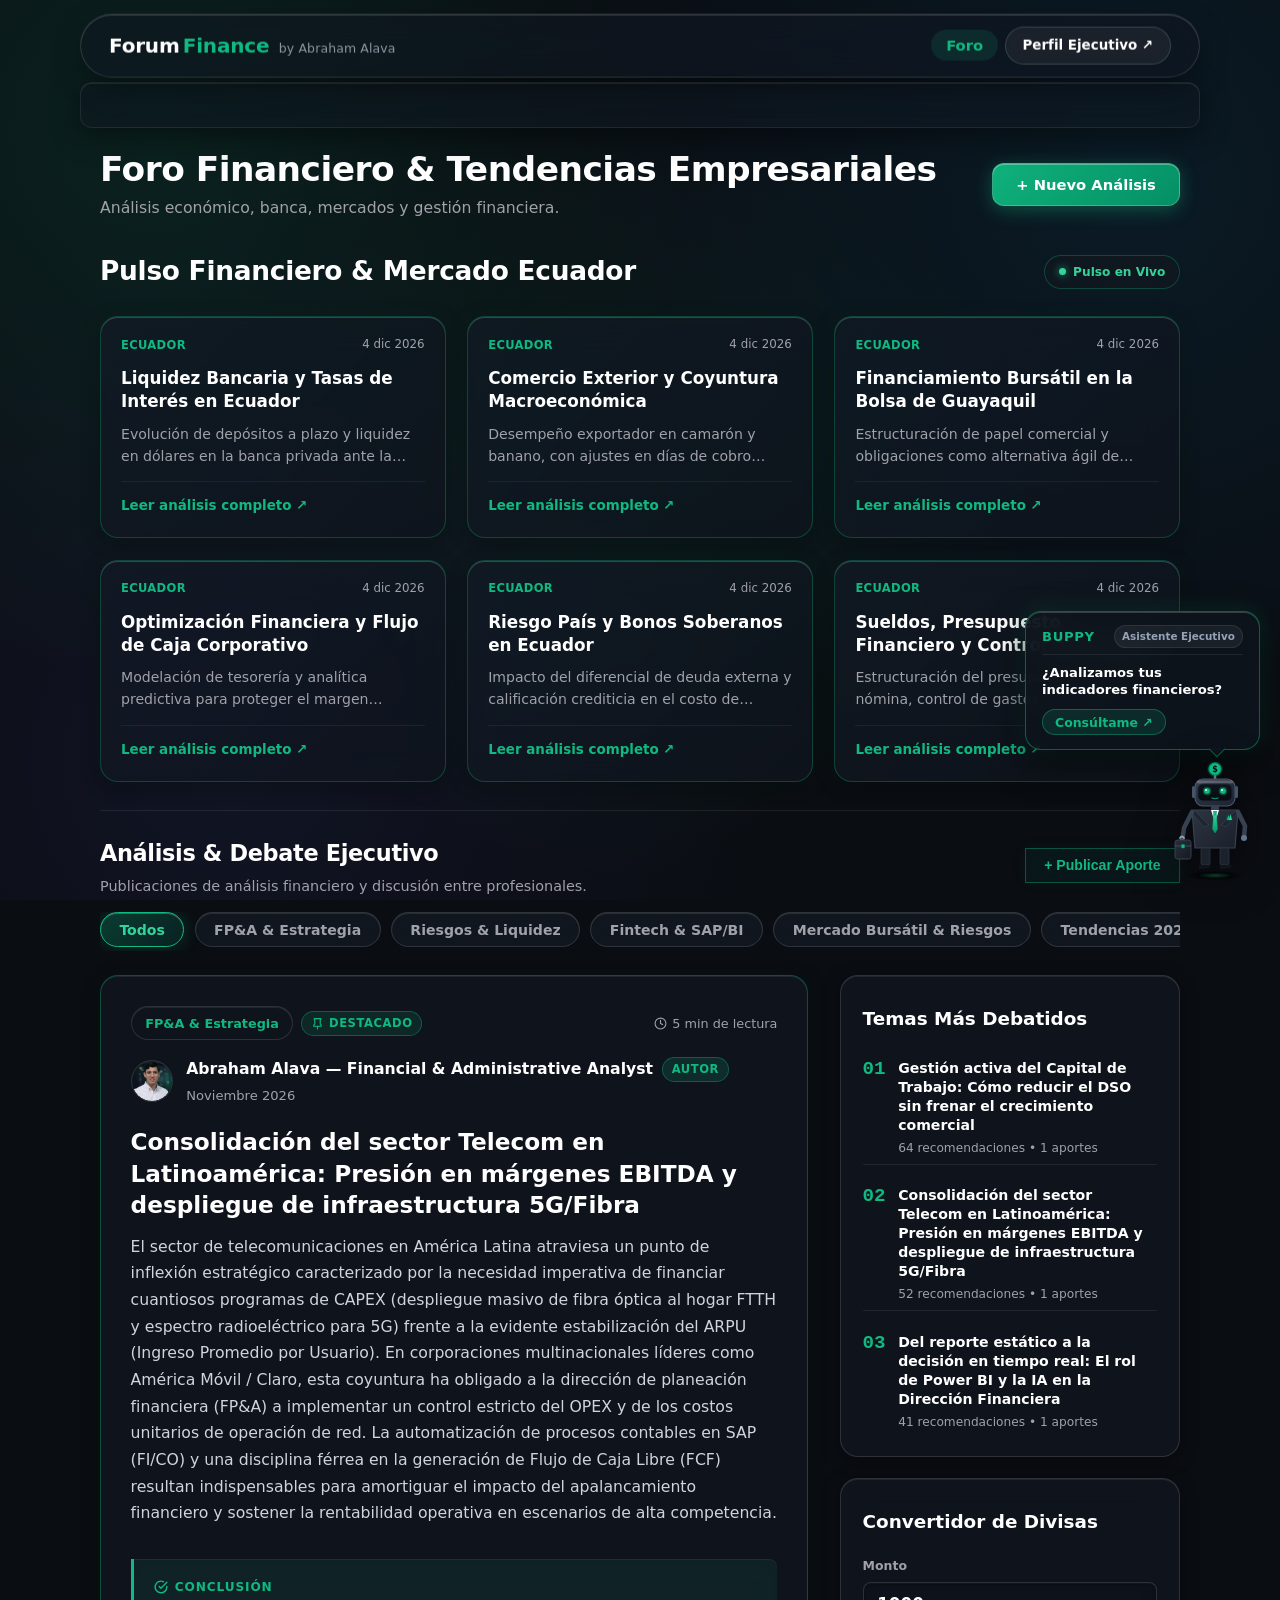
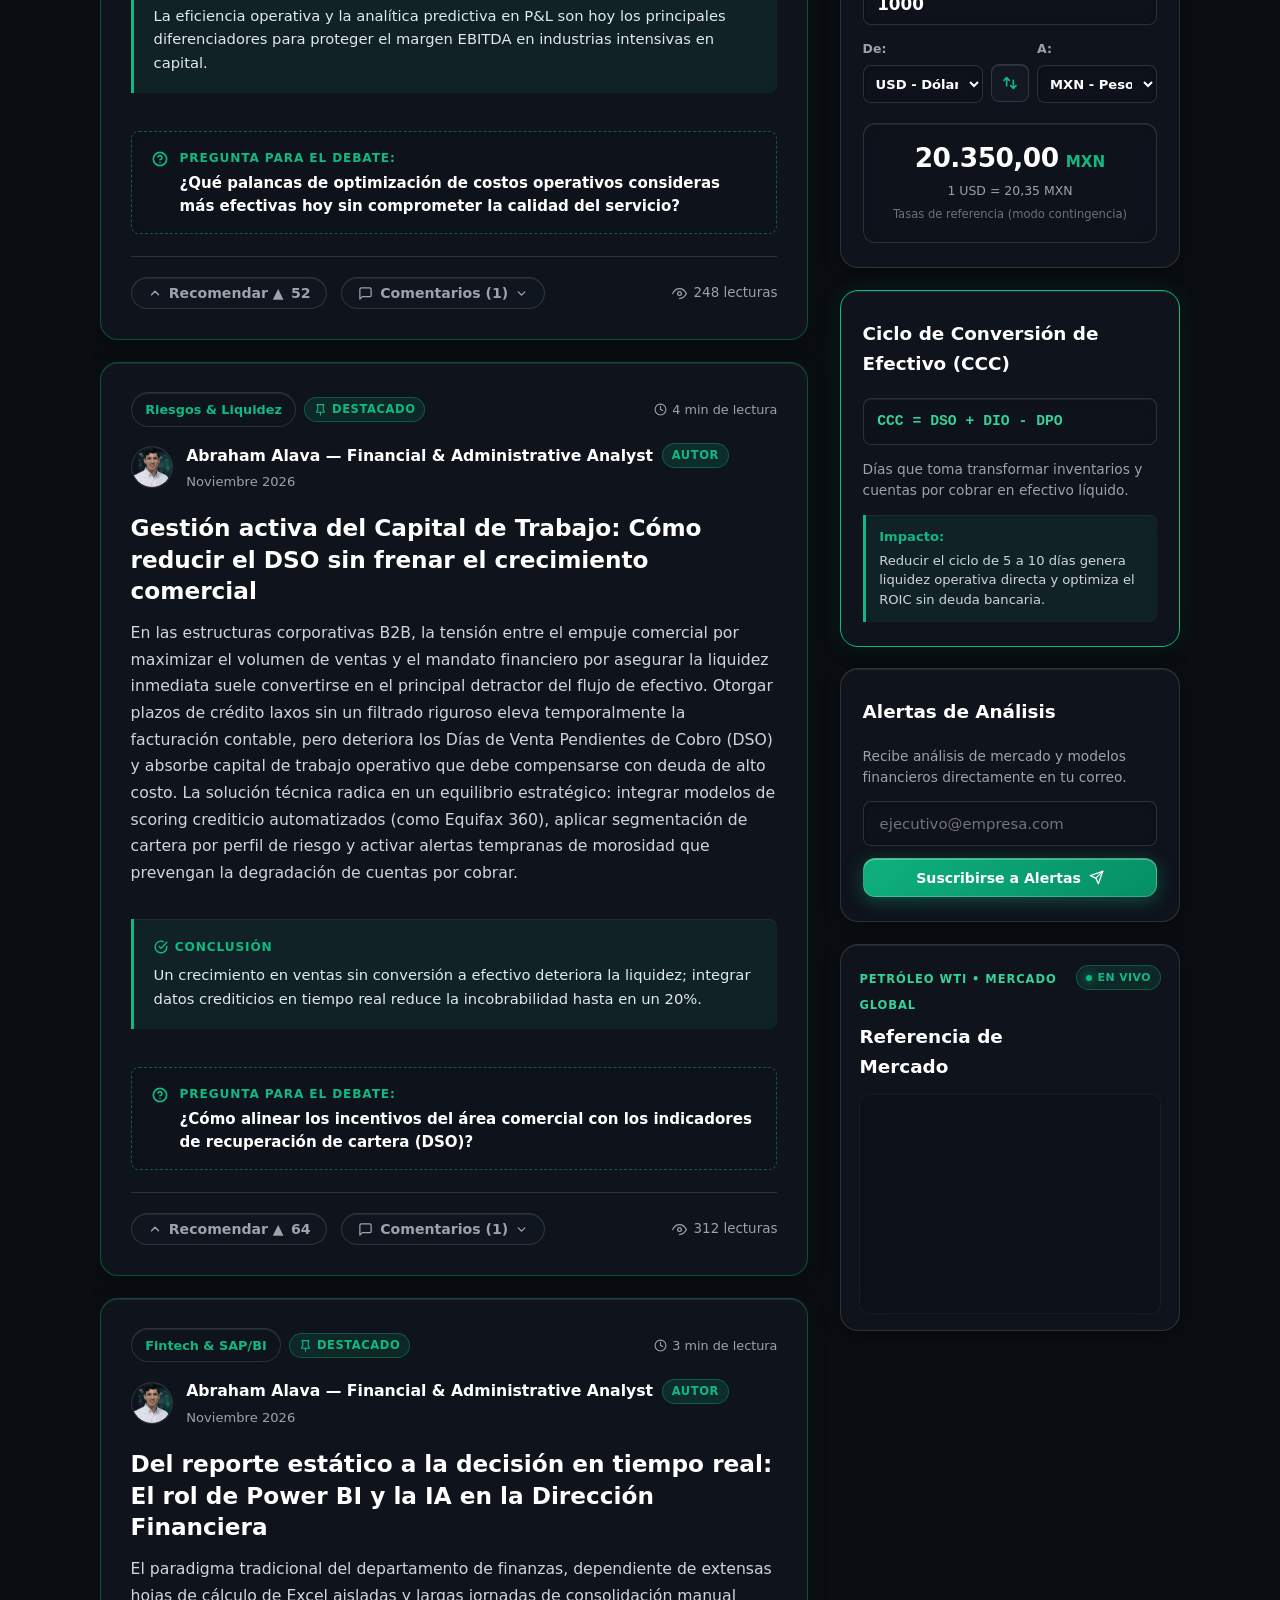
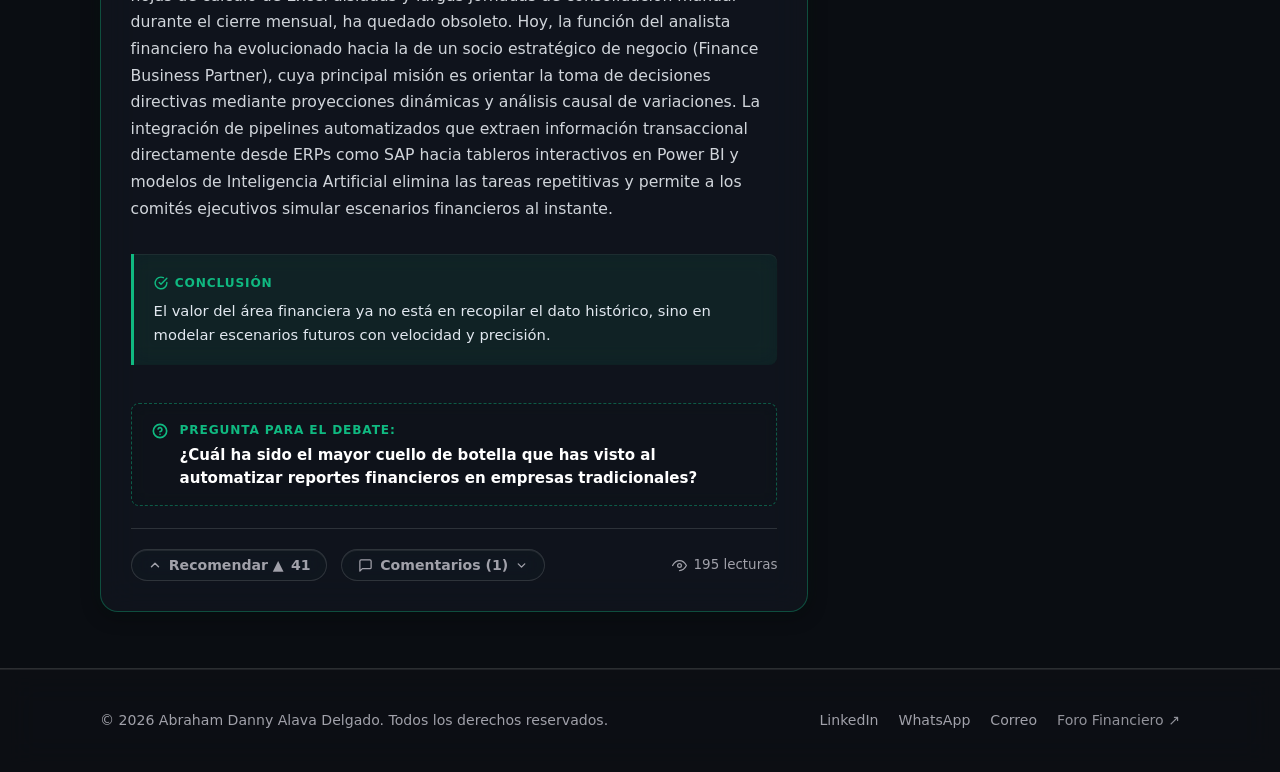
<file: forum.html>
<!DOCTYPE html>
<html lang="es">

<head>
  <meta charset="UTF-8">
  <meta name="viewport" content="width=device-width, initial-scale=1.0">
  <title>Foro Financiero &amp; Tendencias Empresariales | Abraham Alava</title>

  <!-- Metadatos para SEO y redes sociales -->
  <meta name="description"
    content="Portal Editorial de Inteligencia Financiera &amp; Análisis Empresarial - Artículos estratégicos sobre FP&amp;A, mercado de capitales, transformación digital con SAP/BI y optimización de capital de trabajo por Abraham Alava.">
  <meta name="author" content="Abraham Danny Alava Delgado">
  <meta name="robots" content="index, follow">

  <!-- Favicon corporativo en SVG minimalista -->
  <link rel="icon" type="image/svg+xml" href="assets/img/favicon.svg">

  <!-- Hojas de estilos nativas -->
  <link rel="stylesheet" href="css/global.css">
  <link rel="stylesheet" href="css/pages.css">
</head>

<body>

  <!-- ==========================================
       HEADER COMPARTIDO CON MENÚ RESPONSIVO
       ========================================== -->
  <header class="site-header">
    <nav class="navbar container">
      <!-- Logotipo editorial Forum Finance by Abraham Alava -->
      <a href="forum.html" class="logo forum-brand-logo">
        <span class="brand-text-forum">Forum</span><span class="brand-text-finance">Finance</span>
        <span class="brand-author-byline">by Abraham Alava</span>
      </a>

      <!-- Botón de menú hamburguesa para móviles -->
      <button type="button" class="menu-toggle" id="menu-toggle" aria-label="Abrir menú de navegación">
        <span class="hamburger"></span>
      </button>

      <!-- Menú minimalista editorial -->
      <ul class="nav-menu" id="nav-menu">
        <li><a href="forum.html" class="nav-link active">Foro</a></li>
        <li class="nav-btn-item">
          <a href="index.html" class="btn-pill-profile">
            <span>Perfil Ejecutivo &#8599;</span>
          </a>
        </li>
      </ul>
    </nav>
  </header>

  <!-- ==========================================
       TICKER DE MERCADOS EN VIVO (TRADINGVIEW TAPE)
       Widget oficial gratuito en tiempo real
       ========================================== -->
  <div class="market-tradingview-wrapper" aria-label="Cotizaciones de mercados financieros en tiempo real">
    <div class="tradingview-widget-container" id="tradingview-ticker-container">
      <div class="tradingview-widget-container__widget"></div>
    </div>
  </div>

  <!-- ==========================================
       CONTENIDO PRINCIPAL DEL FORO (<main>)
       Estructura editorial de 2 columnas (70% / 30%)
       ========================================== -->
  <main>
    <section class="section forum-section">
      <div class="container">

        <!-- Encabezado Ejecutivo del Portal -->
        <div class="forum-hero-header">
          <div class="forum-hero-text">
            <h1 class="section-title">Foro Financiero &amp; Tendencias Empresariales</h1>
            <p class="section-description">
              Análisis económico, banca, mercados y gestión financiera.
            </p>
          </div>
          <div class="forum-hero-cta">
            <button type="button" class="btn btn-primary" id="open-new-thread-modal">
              <span>+ Nuevo Análisis</span>
            </button>
          </div>
        </div>

        <!-- ==========================================
             PULSO FINANCIERO DE ECUADOR EN TIEMPO REAL
             Widget Automatizado de Noticias & Coyuntura Económica
             ========================================== -->
        <section class="ecuador-news-section" aria-label="Pulso Financiero y Noticias Económicas de Ecuador">
          <div class="ecuador-news-header">
            <div class="ecuador-news-header-text">
              <h2 class="ecuador-news-title">Pulso Financiero &amp; Mercado Ecuador</h2>
            </div>
            <div class="ecuador-news-badge" id="ecuador-news-status-badge">
              <span class="news-pulse-dot" id="ecuador-pulse-dot"></span>
              <span id="ecuador-news-status-text">Pulso en Vivo</span>
            </div>
          </div>

          <!-- Cuadrícula de Noticias Liquid Glass (6 tarjetas completas en 2 filas de 3) -->
          <div class="ecuador-news-grid" id="ecuador-news-grid" aria-live="polite">
            <!-- Renderizado dinámicamente vía fetch con respaldo de análisis ejecutivo -->
          </div>
        </section>

        <!-- Separador y Encabezado de la Zona de Discusión Ejecutiva -->
        <div class="forum-debate-transition">
          <div class="forum-debate-header">
            <div class="forum-debate-header-text">
              <h2 class="forum-debate-title">Análisis &amp; Debate Ejecutivo</h2>
              <p class="forum-debate-subtitle">Publicaciones de análisis financiero y discusión entre profesionales.</p>
            </div>
            <div class="forum-debate-header-action">
              <button type="button" class="btn-secondary-glass" id="open-new-thread-btn-secondary"
                aria-label="Publicar aporte en el foro">
                <span>+ Publicar Aporte</span>
              </button>
            </div>
          </div>
        </div>

        <!-- Barra de Filtros por Categoría (Estilo Pills) -->
        <div class="forum-filters-wrapper">
          <div class="filter-pills-bar" id="forum-filter-bar" role="toolbar" aria-label="Filtro de categorías del foro">
            <button type="button" class="filter-pill active" data-category="all">Todos</button>
            <button type="button" class="filter-pill" data-category="FP&amp;A &amp; Estrategia">FP&amp;A &amp; Estrategia</button>
            <button type="button" class="filter-pill" data-category="Riesgos &amp; Liquidez">Riesgos &amp; Liquidez</button>
            <button type="button" class="filter-pill" data-category="Fintech &amp; SAP/BI">Fintech &amp; SAP/BI</button>
            <button type="button" class="filter-pill" data-category="Mercado Bursátil &amp; Riesgos">Mercado Bursátil &amp; Riesgos</button>
            <button type="button" class="filter-pill" data-category="Tendencias 2026">Tendencias 2026</button>
          </div>
        </div>

        <!-- Estructura Editorial de 2 Columnas: Principal (70%) + Sidebar (30%) -->
        <div class="forum-editorial-grid">

          <!-- Columna Principal Izquierda (Feed de Artículos/Hilos) -->
          <div class="forum-main-feed-col">
            <div class="forum-feed-container" id="forum-feed" aria-live="polite">
              <!-- Hilos renderizados dinámicamente mediante js/forum.js -->
            </div>
          </div>

          <!-- Barra Lateral Derecha (3 Bloques Compactos) -->
          <aside class="forum-sidebar" aria-label="Inteligencia y métricas financieras">

            <!-- Bloque 1: Temas Más Debatidos -->
            <div class="sidebar-card sidebar-trending-card">
              <div class="sidebar-card-header">
                <h3 class="sidebar-card-title">Temas Más Debatidos</h3>
              </div>
              <ol class="trending-list" id="trending-threads-list">
                <!-- Se alimenta dinámicamente desde js/forum.js -->
              </ol>
            </div>

            <!-- Bloque 2: Convertidor de Divisas -->
            <div class="sidebar-card sidebar-converter-card" id="currency-converter-widget">
              <div class="sidebar-card-header">
                <h3 class="sidebar-card-title">Convertidor de Divisas</h3>
              </div>

              <div class="converter-form">
                <!-- Monto a Convertir -->
                <div class="form-group" style="margin-bottom: 0.85rem;">
                  <label for="converter-amount" class="converter-label">Monto</label>
                  <input type="number" id="converter-amount" class="form-control converter-input" value="1000" min="0"
                    step="any" placeholder="1000">
                </div>

                <!-- Selectores de Divisas e Intercambio -->
                <div class="converter-selectors-row">
                  <div class="converter-select-col">
                    <label for="converter-from" class="converter-label">De:</label>
                    <select id="converter-from" class="form-control converter-select">
                      <option value="USD" selected>USD - Dólar (EE.UU.)</option>
                      <option value="MXN">MXN - Peso Mexicano</option>
                      <option value="EUR">EUR - Euro</option>
                      <option value="COP">COP - Peso Colombiano</option>
                      <option value="PEN">PEN - Sol Peruano</option>
                      <option value="BRL">BRL - Real Brasileño</option>
                      <option value="GBP">GBP - Libra Esterlina</option>
                    </select>
                  </div>

                  <button type="button" id="converter-swap-btn" class="converter-swap-btn"
                    aria-label="Intercambiar divisas" title="Intercambiar divisas">
                    <svg width="16" height="16" viewBox="0 0 24 24" fill="none" stroke="currentColor" stroke-width="2.5"
                      stroke-linecap="round" stroke-linejoin="round" aria-hidden="true">
                      <path d="M7 16V4M7 4L3 8M7 4L11 8M17 8V20M17 20L21 16M17 20L13 16"></path>
                    </svg>
                  </button>

                  <div class="converter-select-col">
                    <label for="converter-to" class="converter-label">A:</label>
                    <select id="converter-to" class="form-control converter-select">
                      <option value="USD">USD - Dólar (EE.UU.)</option>
                      <option value="MXN" selected>MXN - Peso Mexicano</option>
                      <option value="EUR">EUR - Euro</option>
                      <option value="COP">COP - Peso Colombiano</option>
                      <option value="PEN">PEN - Sol Peruano</option>
                      <option value="BRL">BRL - Real Brasileño</option>
                      <option value="GBP">GBP - Libra Esterlina</option>
                    </select>
                  </div>
                </div>

                <!-- Resultado de Conversión en Tiempo Real -->
                <div class="converter-result-box">
                  <div class="converter-result-main">
                    <span class="converter-result-val" id="converter-result-value">--</span>
                    <span class="converter-result-curr" id="converter-result-currency">MXN</span>
                  </div>
                  <div class="converter-rate-info">
                    <span id="converter-rate-unit">Cargando tasa de cambio...</span>
                    <span class="converter-rate-date" id="converter-rate-timestamp">Conexión a mercado en curso</span>
                  </div>
                </div>
              </div>
            </div>

            <!-- Bloque 3: Métrica / KPI Destacado -->
            <div class="sidebar-card sidebar-kpi-card">
              <div class="sidebar-card-header">
                <h3 class="sidebar-card-title">Ciclo de Conversión de Efectivo (CCC)</h3>
              </div>
              <div class="kpi-formula-box">
                <code>CCC = DSO + DIO - DPO</code>
              </div>
              <p class="kpi-description">
                Días que toma transformar inventarios y cuentas por cobrar en efectivo líquido.
              </p>
              <div class="kpi-takeaway">
                <span class="kpi-takeaway-label">Impacto:</span>
                <p>Reducir el ciclo de 5 a 10 días genera liquidez operativa directa y optimiza el ROIC sin deuda
                  bancaria.</p>
              </div>
            </div>

            <!-- Bloque 4: Alertas de Análisis -->
            <div class="sidebar-card sidebar-alerts-card">
              <div class="sidebar-card-header">
                <h3 class="sidebar-card-title">Alertas de Análisis</h3>
              </div>
              <p class="alerts-description">
                Recibe análisis de mercado y modelos financieros directamente en tu correo.
              </p>
              <form class="alerts-form" id="newsletter-form" novalidate>
                <input type="text" name="email_address_check" value="" style="display:none;">
                <input type="hidden" name="locale" value="es">
                <div class="form-group" style="margin-bottom: 0.75rem;">
                  <label for="EMAIL" class="sr-only">Correo electrónico corporativo</label>
                  <input type="email" name="EMAIL" id="EMAIL" class="form-control" placeholder="ejecutivo@empresa.com"
                    required>
                </div>
                <button type="submit" id="newsletter-submit-btn" class="btn btn-primary"
                  style="width: 100%; justify-content: center; font-size: 0.88rem; padding: 0.65rem 1rem;">
                  <span>Suscribirse a Alertas</span>
                  <svg width="15" height="15" viewBox="0 0 24 24" fill="none" stroke="currentColor" stroke-width="2"
                    stroke-linecap="round" stroke-linejoin="round" aria-hidden="true">
                    <line x1="22" y1="2" x2="11" y2="13"></line>
                    <polygon points="22 2 15 22 11 13 2 9 22 2"></polygon>
                  </svg>
                </button>
                <div id="newsletter-feedback" class="newsletter-feedback" style="display: none;"></div>
              </form>
            </div>

            <!-- Bloque 5: Referencia de Mercado (TradingView Mini Chart) -->
            <div class="sidebar-card sidebar-market-card">
              <div class="sidebar-card-header sidebar-market-header">
                <div>
                  <span class="sidebar-card-tag highlight">PETRÓLEO WTI • MERCADO GLOBAL</span>
                  <h3 class="sidebar-card-title">Referencia de Mercado</h3>
                </div>
                <span class="market-live-badge">
                  <span class="market-live-dot" aria-hidden="true"></span> En vivo
                </span>
              </div>
              <div class="market-chart-wrapper">
                <div class="tradingview-widget-container" id="tradingview-market-chart-container" style="width: 100%; height: 220px;">
                  <div class="tradingview-widget-container__widget"></div>
                </div>
              </div>
            </div>

          </aside>

        </div>

      </div>
    </section>
  </main>

  <!-- ==========================================
       MODAL: CREAR NUEVO TEMA / ANÁLISIS
       ========================================== -->
  <div class="modal-overlay" id="thread-modal-overlay" aria-hidden="true" role="dialog" aria-modal="true"
    aria-labelledby="modal-title">
    <div class="modal-card">
      <div class="modal-header">
        <div class="modal-header-info">
          <span class="modal-tag">NUEVA PUBLICACIÓN</span>
          <h2 class="modal-title" id="modal-title">Publicar Análisis o Tema de Debate</h2>
        </div>
        <button type="button" class="modal-close-btn" id="close-modal-btn" aria-label="Cerrar modal">
          <svg width="20" height="20" viewBox="0 0 24 24" fill="none" stroke="currentColor" stroke-width="2"
            stroke-linecap="round" stroke-linejoin="round" aria-hidden="true">
            <line x1="18" y1="6" x2="6" y2="18"></line>
            <line x1="6" y1="6" x2="18" y2="18"></line>
          </svg>
        </button>
      </div>

      <form id="new-thread-form" class="modal-form" novalidate>
        <!-- Título del Tema -->
        <div class="form-group">
          <label for="thread-title-input">Título del Análisis / Discusión *</label>
          <input type="text" id="thread-title-input" class="form-control"
            placeholder="Ej: Impacto de la política monetaria en la estructura de deuda corporativa..." required>
        </div>

        <!-- Categoría y Nombre de Autor en 2 columnas -->
        <div class="modal-form-row">
          <div class="form-group">
            <label for="thread-category-select">Categoría Especializada *</label>
            <select id="thread-category-select" class="form-control" required>
              <option value="FP&amp;A &amp; Estrategia">FP&amp;A &amp; Estrategia</option>
              <option value="Riesgos &amp; Liquidez">Riesgos &amp; Liquidez</option>
              <option value="Fintech &amp; SAP/BI">Fintech &amp; SAP/BI</option>
              <option value="Mercado Bursátil &amp; Riesgos">Mercado Bursátil &amp; Riesgos</option>
              <option value="Tendencias 2026">Tendencias 2026</option>
            </select>
          </div>

          <div class="form-group">
            <label for="thread-author-input">Nombre del Autor / Cargo *</label>
            <input type="text" id="thread-author-input" class="form-control"
              placeholder="Ej: Ing. Roberto Dávila / FP&amp;A Manager" required>
          </div>
        </div>

        <!-- Contenido / Cuerpo del análisis -->
        <div class="form-group">
          <label for="thread-content-input">Cuerpo del Análisis Financiero *</label>
          <textarea id="thread-content-input" class="form-control" rows="4"
            placeholder="Expón los fundamentos técnicos, métricas financieras relevantes (EBITDA, ROIC, Flujo de Caja), impacto operativo..."
            required></textarea>
        </div>

        <!-- Conclusión Ejecutiva -->
        <div class="form-group">
          <label for="thread-conclusion-input">Conclusión Ejecutiva / Takeaway Estratégico *</label>
          <textarea id="thread-conclusion-input" class="form-control" rows="2"
            placeholder="Resumen clave o recomendación directa para la dirección financiera..." required></textarea>
        </div>

        <!-- Pregunta para el Debate Comunitario -->
        <div class="form-group">
          <label for="thread-debate-input">Pregunta para el Debate Comunitario (Opcional)</label>
          <input type="text" id="thread-debate-input" class="form-control"
            placeholder="Ej: ¿Qué palancas de optimización consideras más efectivas...?">
        </div>

        <!-- Alerta de validación en modal -->
        <div id="modal-feedback" class="modal-feedback" style="display: none;"></div>

        <!-- Acciones del Modal -->
        <div class="modal-actions">
          <button type="button" class="btn btn-outline" id="cancel-modal-btn">Cancelar</button>
          <button type="submit" class="btn btn-primary" id="submit-thread-btn">
            <span>Publicar Análisis</span>
            <svg width="18" height="18" viewBox="0 0 24 24" fill="none" stroke="currentColor" stroke-width="2"
              stroke-linecap="round" stroke-linejoin="round" aria-hidden="true">
              <line x1="22" y1="2" x2="11" y2="13"></line>
              <polygon points="22 2 15 22 11 13 2 9 22 2"></polygon>
            </svg>
          </button>
        </div>
      </form>
    </div>
  </div>

  <!-- ==========================================
       FOOTER COMPARTIDO
       ========================================== -->
  <footer class="site-footer">
    <div class="container footer-content">
      <p>&copy; <span id="current-year"></span> Abraham Danny Alava Delgado. Todos los derechos reservados.</p>
      <div class="footer-socials">
        <a href="https://www.linkedin.com/in/abraham-alava-3880532a1/" target="_blank"
          rel="noopener noreferrer">LinkedIn</a>
        <a href="https://wa.me/593992666129" target="_blank" rel="noopener noreferrer">WhatsApp</a>
        <a href="mailto:alavacop7@outlook.es">Correo</a>
        <a href="forum.html" target="_blank" rel="noopener noreferrer" class="footer-link-forum">Foro Financiero ↗</a>
      </div>
    </div>
  </footer>

  <!-- Scripts funcionales nativos -->
  <script src="js/main.js"></script>
  <script src="js/forum.js"></script>
</body>

</html>
</file>
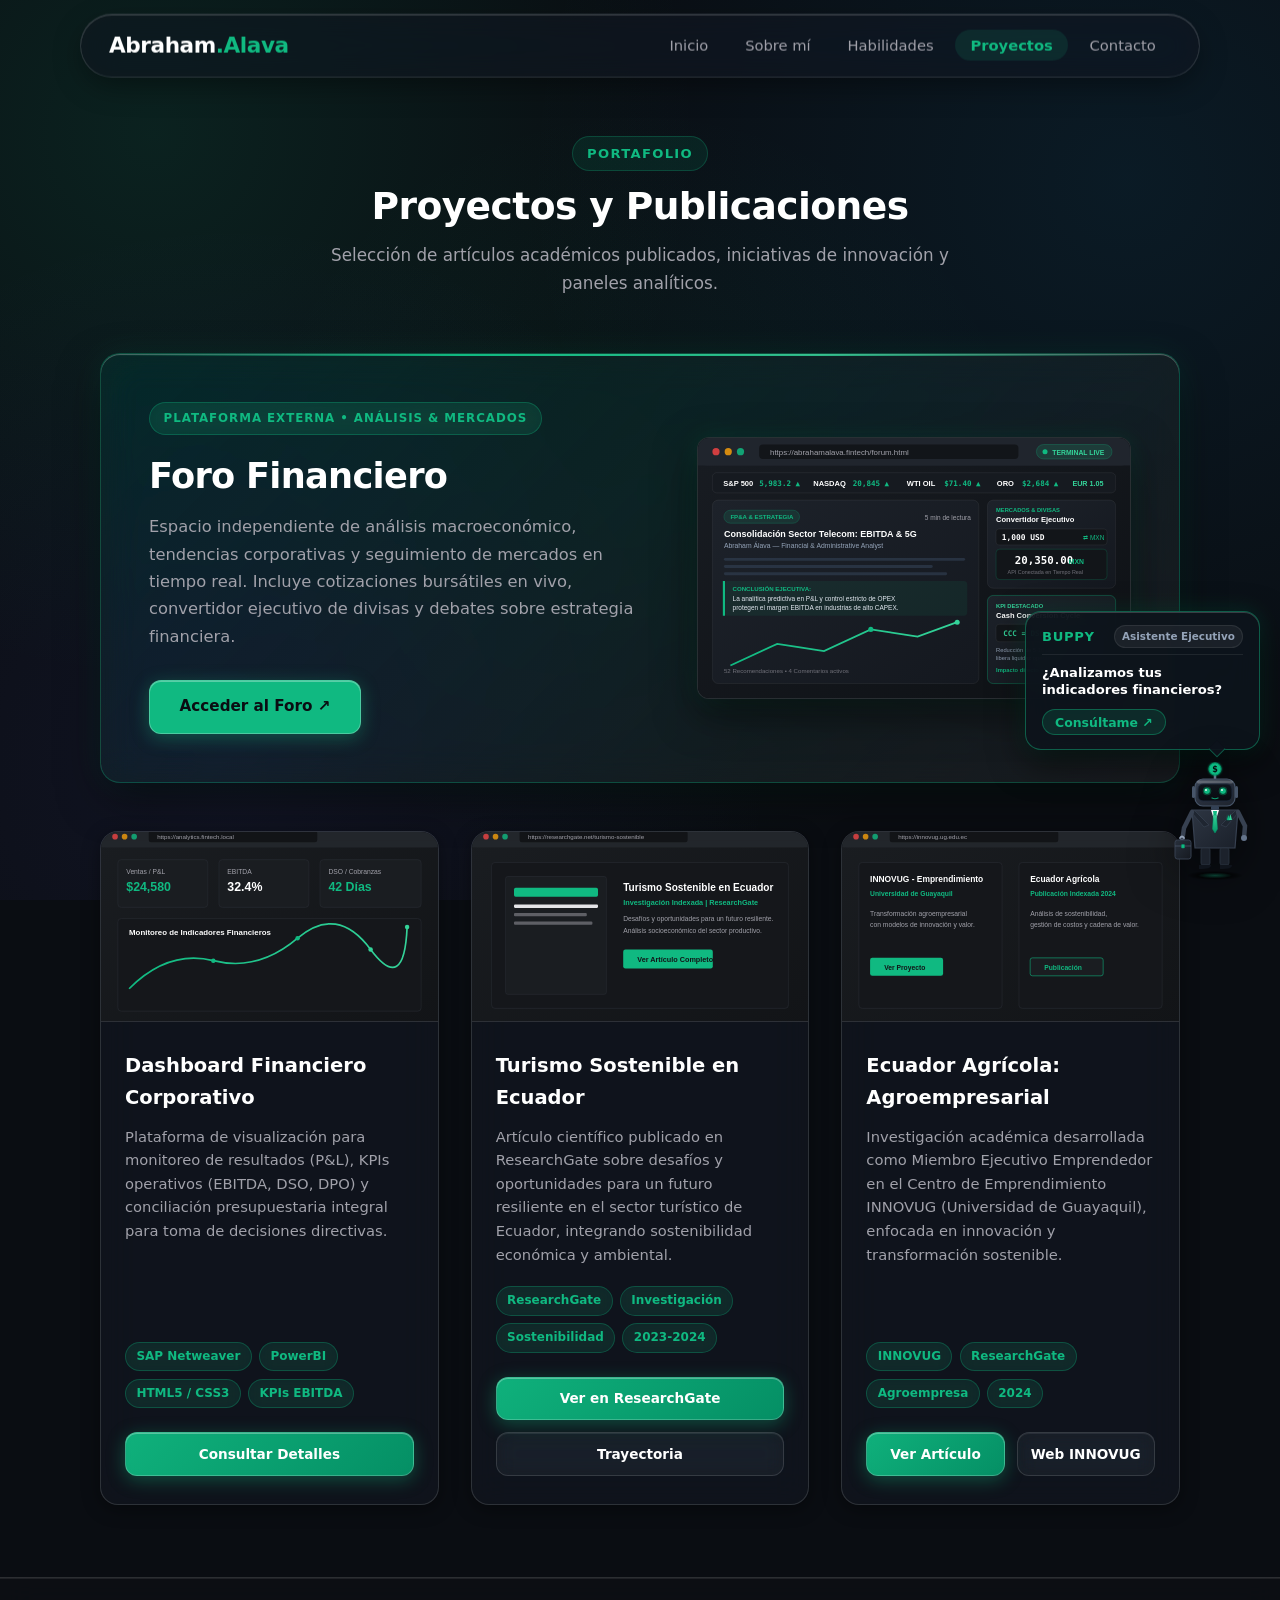
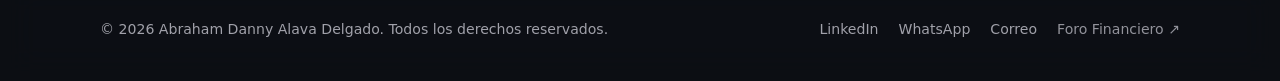
<file: projects.html>
<!DOCTYPE html>
<html lang="es">

<head>
  <meta charset="UTF-8">
  <meta name="viewport" content="width=device-width, initial-scale=1.0">
  <title>Abraham Alava | Analista Financiero &amp; Estrategia Tech</title>

  <!-- Metadatos SEO Profesionales -->
  <meta name="description"
    content="Proyectos de analítica financiera, dashboards de KPIs corporativos e investigaciones académicas indexadas en ResearchGate por Abraham Alava.">
  <meta name="author" content="Abraham Danny Alava Delgado">
  <meta name="robots" content="index, follow">
  <meta name="theme-color" content="#121417">

  <!-- Favicon Oficial Minimalista SVG -->
  <link rel="icon" type="image/svg+xml" href="assets/img/favicon.svg">

  <!-- Hojas de estilo oficiales -->
  <link rel="stylesheet" href="css/global.css">
  <link rel="stylesheet" href="css/pages.css">
</head>

<body>

  <!-- ==========================================
       HEADER Y NAVEGACIÓN COMPARTIDA
       ========================================== -->
  <header class="site-header">
    <nav class="navbar container">
      <a href="index.html" class="logo">Abraham<span>.Alava</span></a>

      <button class="menu-toggle" id="menu-toggle" aria-label="Abrir menú de navegación">
        <span class="hamburger"></span>
      </button>

      <ul class="nav-menu" id="nav-menu">
        <li><a href="index.html" class="nav-link">Inicio</a></li>
        <li><a href="about.html" class="nav-link">Sobre mí</a></li>
        <li><a href="skills.html" class="nav-link">Habilidades</a></li>
        <li><a href="projects.html" class="nav-link">Proyectos</a></li>
        <li><a href="contact.html" class="nav-link">Contacto</a></li>
      </ul>
    </nav>
  </header>

  <!-- ==========================================
       CONTENIDO ESPECÍFICO DE PROYECTOS (<main>)
       ========================================== -->
  <main class="section">
    <div class="container">

      <div class="section-header">
        <span class="section-tag">Portafolio</span>
        <h1 class="section-title">Proyectos y Publicaciones</h1>
        <p class="section-description">
          Selección de artículos académicos publicados, iniciativas de innovación y paneles analíticos.
        </p>
      </div>

      <!-- Banner Destacado Showcase: Foro Financiero -->
      <section class="featured-showcase-banner">
        <div class="showcase-content">
          <span class="showcase-badge">PLATAFORMA EXTERNA • ANÁLISIS &amp; MERCADOS</span>
          <h2 class="showcase-title">Foro Financiero</h2>
          <p class="showcase-description">
            Espacio independiente de análisis macroeconómico, tendencias corporativas y seguimiento de mercados en
            tiempo real. Incluye cotizaciones bursátiles en vivo, convertidor ejecutivo de divisas y debates sobre
            estrategia financiera.
          </p>
          <div class="showcase-action">
            <a href="forum.html" target="_blank" rel="noopener noreferrer" class="btn btn-showcase-cta">
              <span>Acceder al Foro &#8599;</span>
            </a>
          </div>
        </div>
        <div class="showcase-preview">
          <img src="assets/img/project-forum.svg" alt="Vista previa de Foro Financiero y Terminal de Mercados"
            class="showcase-img">
        </div>
      </section>

      <!-- Cuadrícula de Proyectos -->
      <div class="projects-grid">

        <!-- Proyecto 1: Dashboard Financiero Corporativo -->
        <article class="project-card">
          <div class="project-thumbnail">
            <img src="assets/img/project-1.svg" alt="Panel de Análisis Financiero y KPIs" class="project-img">
          </div>
          <div class="project-body">
            <h2 class="project-title">Dashboard Financiero Corporativo</h2>
            <p class="project-description">
              Plataforma de visualización para monitoreo de resultados (P&amp;L), KPIs operativos (EBITDA, DSO, DPO)
              y conciliación presupuestaria integral para toma de decisiones directivas.
            </p>
            <div class="project-tags">
              <span class="badge">SAP Netweaver</span>
              <span class="badge">PowerBI</span>
              <span class="badge">HTML5 / CSS3</span>
              <span class="badge">KPIs EBITDA</span>
            </div>
            <div class="project-links">
              <a href="contact.html" class="btn btn-primary">Consultar Detalles</a>
            </div>
          </div>
        </article>

        <!-- Proyecto 2: Publicación Turismo Sostenible en Ecuador -->
        <article class="project-card">
          <div class="project-thumbnail">
            <img src="assets/img/project-2.svg" alt="Publicación ResearchGate Turismo Sostenible" class="project-img">
          </div>
          <div class="project-body">
            <h2 class="project-title">Turismo Sostenible en Ecuador</h2>
            <p class="project-description">
              Artículo científico publicado en ResearchGate sobre desafíos y oportunidades para un futuro resiliente
              en el sector turístico de Ecuador, integrando sostenibilidad económica y ambiental.
            </p>
            <div class="project-tags">
              <span class="badge">ResearchGate</span>
              <span class="badge">Investigación</span>
              <span class="badge">Sostenibilidad</span>
              <span class="badge">2023-2024</span>
            </div>
            <div class="project-links">
              <a href="https://www.researchgate.net/publication/378067593_SUSTAINABLE_TOURISM_IN_ECUADOR_CHALLENGES_AND_OPPORTUNITIES_FOR_A_RESILIENT_FUTURE"
                class="btn btn-primary" target="_blank" rel="noopener noreferrer">
                Ver en ResearchGate
              </a>
              <a href="about.html" class="btn btn-outline">Trayectoria</a>
            </div>
          </div>
        </article>

        <!-- Proyecto 3: Publicación Ecuador Agrícola & INNOVUG -->
        <article class="project-card">
          <div class="project-thumbnail">
            <img src="assets/img/project-3.svg" alt="Proyecto de Innovación Agroempresarial INNOVUG"
              class="project-img">
          </div>
          <div class="project-body">
            <h2 class="project-title">Ecuador Agrícola: Agroempresarial</h2>
            <p class="project-description">
              Investigación académica desarrollada como Miembro Ejecutivo Emprendedor en el Centro de Emprendimiento
              INNOVUG (Universidad de Guayaquil), enfocada en innovación y transformación sostenible.
            </p>
            <div class="project-tags">
              <span class="badge">INNOVUG</span>
              <span class="badge">ResearchGate</span>
              <span class="badge">Agroempresa</span>
              <span class="badge">2024</span>
            </div>
            <div class="project-links">
              <a href="https://www.researchgate.net/publication/377977762_Emprendimiento_Agricola_que_Transforma_Agroempresarial_Ecuador"
                class="btn btn-primary" target="_blank" rel="noopener noreferrer">
                Ver Artículo
              </a>
              <a href="https://innovug.ug.edu.ec/" class="btn btn-outline" target="_blank" rel="noopener noreferrer">
                Web INNOVUG
              </a>
            </div>
          </div>
        </article>

      </div>
    </div>
  </main>

  <!-- ==========================================
       FOOTER COMPARTIDO
       ========================================== -->
  <footer class="site-footer">
    <div class="container footer-content">
      <p>&copy; <span id="current-year"></span> Abraham Danny Alava Delgado. Todos los derechos reservados.</p>
      <div class="footer-socials">
        <a href="https://www.linkedin.com/in/abraham-alava-3880532a1/" target="_blank"
          rel="noopener noreferrer">LinkedIn</a>
        <a href="https://wa.me/593992666129" target="_blank" rel="noopener noreferrer">WhatsApp</a>
        <a href="mailto:alavacop7@outlook.es">Correo</a>
        <a href="forum.html" target="_blank" rel="noopener noreferrer" class="footer-link-forum">Foro Financiero ↗</a>
      </div>
    </div>
  </footer>

  <script src="js/main.js"></script>
</body>

</html>
</file>
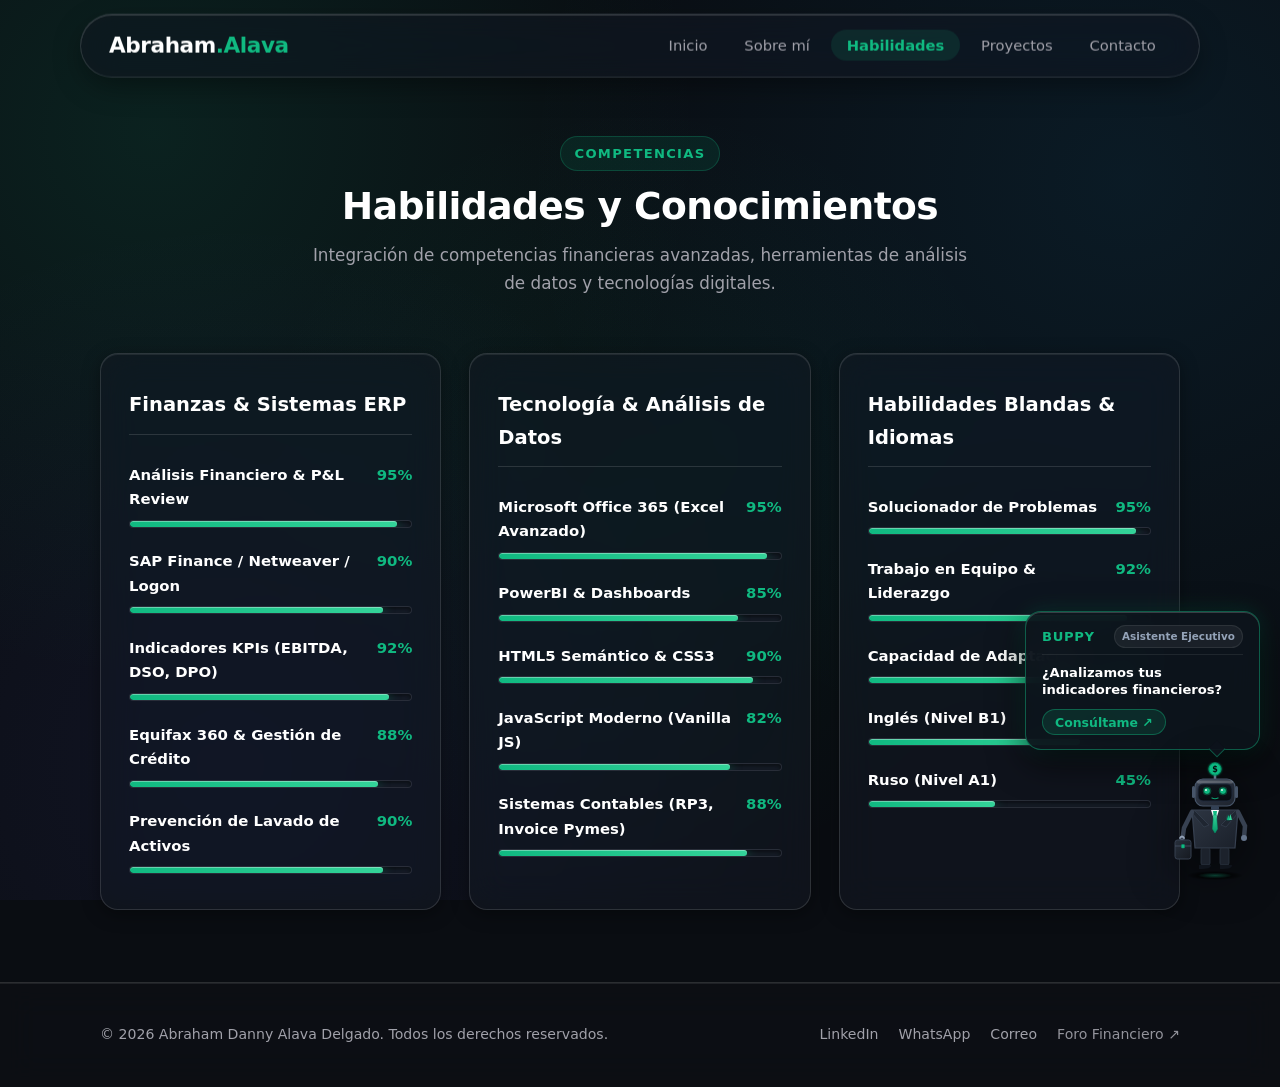
<file: skills.html>
<!DOCTYPE html>
<html lang="es">

<head>
  <meta charset="UTF-8">
  <meta name="viewport" content="width=device-width, initial-scale=1.0">
  <title>Abraham Alava | Analista Financiero &amp; Estrategia Tech</title>

  <!-- Metadatos SEO Profesionales -->
  <meta name="description"
    content="Competencias de Abraham Alava en análisis de estados financieros (P&amp;L, EBITDA, DSO), ERPs (SAP Netweaver), Business Intelligence (PowerBI) y desarrollo web frontend.">
  <meta name="author" content="Abraham Danny Alava Delgado">
  <meta name="robots" content="index, follow">
  <meta name="theme-color" content="#121417">

  <!-- Favicon Oficial Minimalista SVG -->
  <link rel="icon" type="image/svg+xml" href="assets/img/favicon.svg">

  <!-- Hojas de estilo oficiales -->
  <link rel="stylesheet" href="css/global.css">
  <link rel="stylesheet" href="css/pages.css">
</head>

<body>

  <!-- ==========================================
       HEADER Y NAVEGACIÓN COMPARTIDA
       ========================================== -->
  <header class="site-header">
    <nav class="navbar container">
      <a href="index.html" class="logo">Abraham<span>.Alava</span></a>

      <button class="menu-toggle" id="menu-toggle" aria-label="Abrir menú de navegación">
        <span class="hamburger"></span>
      </button>

      <ul class="nav-menu" id="nav-menu">
        <li><a href="index.html" class="nav-link">Inicio</a></li>
        <li><a href="about.html" class="nav-link">Sobre mí</a></li>
        <li><a href="skills.html" class="nav-link">Habilidades</a></li>
        <li><a href="projects.html" class="nav-link">Proyectos</a></li>
        <li><a href="contact.html" class="nav-link">Contacto</a></li>
      </ul>
    </nav>
  </header>

  <!-- ==========================================
       CONTENIDO ESPECÍFICO DE HABILIDADES (<main>)
       ========================================== -->
  <main class="section">
    <div class="container">

      <div class="section-header">
        <span class="section-tag">Competencias</span>
        <h1 class="section-title">Habilidades y Conocimientos</h1>
        <p class="section-description">
          Integración de competencias financieras avanzadas, herramientas de análisis de datos y tecnologías digitales.
        </p>
      </div>

      <!-- Cuadrícula por Categorías de Habilidades -->
      <div class="skills-grid">

        <!-- Categoría 1: Finanzas, ERP y KPIs -->
        <div class="skill-category">
          <h2 class="category-title">Finanzas &amp; Sistemas ERP</h2>

          <div class="skill-item">
            <div class="skill-header">
              <span class="skill-name">Análisis Financiero &amp; P&amp;L Review</span>
              <span class="skill-percentage">95%</span>
            </div>
            <div class="progress-bar">
              <div class="progress-fill" style="width: 95%;"></div>
            </div>
          </div>

          <div class="skill-item">
            <div class="skill-header">
              <span class="skill-name">SAP Finance / Netweaver / Logon</span>
              <span class="skill-percentage">90%</span>
            </div>
            <div class="progress-bar">
              <div class="progress-fill" style="width: 90%;"></div>
            </div>
          </div>

          <div class="skill-item">
            <div class="skill-header">
              <span class="skill-name">Indicadores KPIs (EBITDA, DSO, DPO)</span>
              <span class="skill-percentage">92%</span>
            </div>
            <div class="progress-bar">
              <div class="progress-fill" style="width: 92%;"></div>
            </div>
          </div>

          <div class="skill-item">
            <div class="skill-header">
              <span class="skill-name">Equifax 360 &amp; Gestión de Crédito</span>
              <span class="skill-percentage">88%</span>
            </div>
            <div class="progress-bar">
              <div class="progress-fill" style="width: 88%;"></div>
            </div>
          </div>

          <div class="skill-item">
            <div class="skill-header">
              <span class="skill-name">Prevención de Lavado de Activos</span>
              <span class="skill-percentage">90%</span>
            </div>
            <div class="progress-bar">
              <div class="progress-fill" style="width: 90%;"></div>
            </div>
          </div>

        </div>

        <!-- Categoría 2: Análisis de Datos y Desarrollo Web -->
        <div class="skill-category">
          <h2 class="category-title">Tecnología &amp; Análisis de Datos</h2>

          <div class="skill-item">
            <div class="skill-header">
              <span class="skill-name">Microsoft Office 365 (Excel Avanzado)</span>
              <span class="skill-percentage">95%</span>
            </div>
            <div class="progress-bar">
              <div class="progress-fill" style="width: 95%;"></div>
            </div>
          </div>

          <div class="skill-item">
            <div class="skill-header">
              <span class="skill-name">PowerBI &amp; Dashboards</span>
              <span class="skill-percentage">85%</span>
            </div>
            <div class="progress-bar">
              <div class="progress-fill" style="width: 85%;"></div>
            </div>
          </div>

          <div class="skill-item">
            <div class="skill-header">
              <span class="skill-name">HTML5 Semántico &amp; CSS3</span>
              <span class="skill-percentage">90%</span>
            </div>
            <div class="progress-bar">
              <div class="progress-fill" style="width: 90%;"></div>
            </div>
          </div>

          <div class="skill-item">
            <div class="skill-header">
              <span class="skill-name">JavaScript Moderno (Vanilla JS)</span>
              <span class="skill-percentage">82%</span>
            </div>
            <div class="progress-bar">
              <div class="progress-fill" style="width: 82%;"></div>
            </div>
          </div>

          <div class="skill-item">
            <div class="skill-header">
              <span class="skill-name">Sistemas Contables (RP3, Invoice Pymes)</span>
              <span class="skill-percentage">88%</span>
            </div>
            <div class="progress-bar">
              <div class="progress-fill" style="width: 88%;"></div>
            </div>
          </div>

        </div>

        <!-- Categoría 3: Habilidades Blandas e Idiomas -->
        <div class="skill-category">
          <h2 class="category-title">Habilidades Blandas &amp; Idiomas</h2>

          <div class="skill-item">
            <div class="skill-header">
              <span class="skill-name">Solucionador de Problemas</span>
              <span class="skill-percentage">95%</span>
            </div>
            <div class="progress-bar">
              <div class="progress-fill" style="width: 95%;"></div>
            </div>
          </div>

          <div class="skill-item">
            <div class="skill-header">
              <span class="skill-name">Trabajo en Equipo &amp; Liderazgo</span>
              <span class="skill-percentage">92%</span>
            </div>
            <div class="progress-bar">
              <div class="progress-fill" style="width: 92%;"></div>
            </div>
          </div>

          <div class="skill-item">
            <div class="skill-header">
              <span class="skill-name">Capacidad de Adaptación</span>
              <span class="skill-percentage">95%</span>
            </div>
            <div class="progress-bar">
              <div class="progress-fill" style="width: 95%;"></div>
            </div>
          </div>

          <div class="skill-item">
            <div class="skill-header">
              <span class="skill-name">Inglés (Nivel B1)</span>
              <span class="skill-percentage">75%</span>
            </div>
            <div class="progress-bar">
              <div class="progress-fill" style="width: 75%;"></div>
            </div>
          </div>

          <div class="skill-item">
            <div class="skill-header">
              <span class="skill-name">Ruso (Nivel A1)</span>
              <span class="skill-percentage">45%</span>
            </div>
            <div class="progress-bar">
              <div class="progress-fill" style="width: 45%;"></div>
            </div>
          </div>

        </div>

      </div>
    </div>
  </main>

  <!-- ==========================================
       FOOTER COMPARTIDO
       ========================================== -->
  <footer class="site-footer">
    <div class="container footer-content">
      <p>&copy; <span id="current-year"></span> Abraham Danny Alava Delgado. Todos los derechos reservados.</p>
      <div class="footer-socials">
        <a href="https://www.linkedin.com/in/abraham-alava-3880532a1/" target="_blank"
          rel="noopener noreferrer">LinkedIn</a>
        <a href="https://wa.me/593992666129" target="_blank" rel="noopener noreferrer">WhatsApp</a>
        <a href="mailto:alavacop7@outlook.es">Correo</a>
        <a href="forum.html" target="_blank" rel="noopener noreferrer" class="footer-link-forum">Foro Financiero ↗</a>
      </div>
    </div>
  </footer>

  <script src="js/main.js"></script>
</body>

</html>
</file>
<file: css/global.css>
/* ==========================================================================
   GLOBAL.CSS - Estilos Globales, Variables, Reset, Componentes y Navegación
   Tecnología: CSS3 Nativo (Sin frameworks)
   Estilo: Fintech Moderno 100% Responsivo
   Paleta: #121417 (Fondo Grafito), #1A1D21 (Tarjetas), #2A2E35 (Bordes),
           #FFFFFF (Texto Principal), #A1A1AA (Texto Secundario),
           #10B981 (Verde Esmeralda Sobrio)
   ========================================================================== */

/* 1. Variables de diseño en :root */
:root {
  /* Paleta Liquid Glass & Fintech */
  --color-bg: #0A0D12;              /* Fondo ultra profundo con soporte para mallas líquidas */
  --color-surface: rgba(20, 25, 33, 0.62);         /* Superficie de vidrio translúcido */
  --color-surface-hover: rgba(28, 35, 47, 0.78);   /* Estado hover en vidrio líquido */
  --color-surface-card: rgba(20, 25, 33, 0.58);    /* Tarjetas y módulos frosted glass */
  --color-primary: #10B981;         /* Verde esmeralda vivo */
  --color-primary-hover: #34D399;   /* Esmeralda luminoso para hover */
  --color-primary-rgb: 16, 185, 129;
  --color-secondary: #E4E4E7;       /* Blanco zinc elegante */
  --color-secondary-rgb: 228, 228, 231;
  --color-text: #FFFFFF;            /* Blanco puro para títulos */
  --color-text-muted: #A1A1AA;      /* Gris zinc de alta legibilidad */
  --color-border: rgba(255, 255, 255, 0.09);       /* Borde cristalino tenue */
  --color-border-glass: rgba(255, 255, 255, 0.13); /* Refracción de borde de vidrio */
  --color-border-hover: rgba(16, 185, 129, 0.55);  /* Iluminación de borde en hover */
  --color-success: #10B981;         /* Éxito */
  --color-danger: #EF4444;          /* Error */

  /* Filtros y Efectos Liquid Glass (Frosted Glassmorphism) */
  --glass-blur: blur(18px) saturate(180%);
  --glass-blur-sm: blur(10px) saturate(160%);
  --glass-blur-lg: blur(26px) saturate(190%);
  --glass-specular: inset 0 1px 0 0 rgba(255, 255, 255, 0.12);
  --glass-specular-hover: inset 0 1px 0 0 rgba(255, 255, 255, 0.25);

  /* Tipografía y Espaciado */
  --font-main: system-ui, -apple-system, BlinkMacSystemFont, 'Segoe UI', Roboto, Helvetica, Arial, sans-serif;
  --max-width: 1120px;
  --header-height: 72px;

  /* Bordes, Sombras Líquidas y Transiciones */
  --radius-sm: 8px;
  --radius-md: 12px;
  --radius-lg: 18px;
  --shadow-sm: 0 4px 18px 0 rgba(0, 0, 0, 0.38), inset 0 1px 0 0 rgba(255, 255, 255, 0.08);
  --shadow-md: 0 8px 32px 0 rgba(0, 0, 0, 0.48), inset 0 1px 0 0 rgba(255, 255, 255, 0.12);
  --shadow-lg: 0 16px 48px -8px rgba(0, 0, 0, 0.65), inset 0 1px 0 0 rgba(255, 255, 255, 0.16);
  --transition: all 0.28s cubic-bezier(0.16, 1, 0.3, 1);
}

/* 2. Reset Universal y Prevención de Desbordamiento */
*, *::before, *::after {
  margin: 0;
  padding: 0;
  box-sizing: border-box;
}

html {
  scroll-behavior: smooth;
  overflow-x: hidden;
  width: 100%;
}

body {
  font-family: var(--font-main);
  background-color: var(--color-bg);
  background-image: 
    radial-gradient(circle at 12% 15%, rgba(16, 185, 129, 0.12) 0%, transparent 40%),
    radial-gradient(circle at 88% 20%, rgba(14, 165, 233, 0.09) 0%, transparent 45%),
    radial-gradient(circle at 50% 55%, rgba(16, 185, 129, 0.07) 0%, transparent 48%),
    radial-gradient(circle at 18% 85%, rgba(99, 102, 241, 0.08) 0%, transparent 42%);
  background-attachment: fixed;
  background-size: cover;
  color: var(--color-text-muted);
  line-height: 1.65;
  min-height: 100vh;
  display: flex;
  flex-direction: column;
  overflow-x: hidden;
  width: 100%;
}

main {
  flex: 1; /* Permite que el footer se mantenga al final siempre */
  width: 100%;
  overflow-x: hidden;
}

img, svg {
  max-width: 100%;
  height: auto;
  display: block;
}

/* 3. Clases Utilitarias */
.sr-only {
  position: absolute;
  width: 1px;
  height: 1px;
  padding: 0;
  margin: -1px;
  overflow: hidden;
  clip: rect(0, 0, 0, 0);
  white-space: nowrap;
  border-width: 0;
}

.container {
  width: 100%;
  max-width: var(--max-width);
  margin-left: auto;
  margin-right: auto;
  padding-left: 1.25rem;
  padding-right: 1.25rem;
  box-sizing: border-box;
}

.section {
  padding: 4.5rem 0;
  width: 100%;
}

.section-header {
  text-align: center;
  max-width: 680px;
  margin: 0 auto 3.5rem auto;
  padding: 0 0.5rem;
}

.section-tag {
  display: inline-block;
  font-size: 0.82rem;
  font-weight: 700;
  text-transform: uppercase;
  letter-spacing: 0.1em;
  color: var(--color-primary);
  background-color: rgba(var(--color-primary-rgb), 0.1);
  padding: 0.35rem 0.85rem;
  border-radius: 9999px;
  margin-bottom: 0.75rem;
  border: 1px solid rgba(var(--color-primary-rgb), 0.25);
}

.section-title {
  font-size: clamp(1.85rem, 4vw + 0.5rem, 2.35rem);
  font-weight: 800;
  line-height: 1.25;
  color: var(--color-text);
  margin-bottom: 0.75rem;
  letter-spacing: -0.015em;
  word-break: break-word;
}

.section-description {
  color: var(--color-text-muted);
  font-size: clamp(0.95rem, 2vw + 0.3rem, 1.05rem);
}

/* 4. Botones */
.btn {
  display: inline-flex;
  align-items: center;
  justify-content: center;
  gap: 0.5rem;
  font-family: inherit;
  font-size: 0.92rem;
  font-weight: 600;
  padding: 0.75rem 1.45rem;
  border-radius: var(--radius-md);
  text-decoration: none;
  cursor: pointer;
  border: 1px solid transparent;
  transition: var(--transition);
  white-space: nowrap;
}

.btn-primary {
  background: linear-gradient(135deg, rgba(16, 185, 129, 0.95), rgba(5, 150, 105, 0.95));
  color: #FFFFFF;
  font-weight: 700;
  border: 1px solid rgba(255, 255, 255, 0.2);
  box-shadow: 0 4px 18px rgba(16, 185, 129, 0.35), inset 0 1px 0 rgba(255, 255, 255, 0.3);
  backdrop-filter: blur(8px);
  -webkit-backdrop-filter: blur(8px);
}

.btn-primary:hover {
  background: linear-gradient(135deg, rgba(52, 211, 153, 0.98), rgba(16, 185, 129, 0.98));
  border-color: rgba(255, 255, 255, 0.35);
  color: #0A0D12;
  transform: translateY(-2px);
  box-shadow: 0 6px 25px rgba(16, 185, 129, 0.45), 0 0 20px rgba(16, 185, 129, 0.3), inset 0 1px 0 rgba(255, 255, 255, 0.4);
}

.btn-outline {
  background-color: rgba(255, 255, 255, 0.04);
  backdrop-filter: var(--glass-blur-sm);
  -webkit-backdrop-filter: var(--glass-blur-sm);
  color: var(--color-text);
  border: 1px solid var(--color-border-glass);
  box-shadow: inset 0 1px 0 rgba(255, 255, 255, 0.08);
}

.btn-outline:hover {
  background-color: rgba(255, 255, 255, 0.08);
  border-color: var(--color-primary);
  color: var(--color-primary);
  transform: translateY(-2px);
  box-shadow: 0 6px 20px rgba(0, 0, 0, 0.35), 0 0 18px rgba(16, 185, 129, 0.18), inset 0 1px 0 rgba(255, 255, 255, 0.15);
}

.badge {
  display: inline-block;
  font-size: 0.75rem;
  font-weight: 600;
  padding: 0.25rem 0.65rem;
  border-radius: 9999px;
  background-color: rgba(var(--color-primary-rgb), 0.12);
  color: var(--color-primary);
  border: 1px solid rgba(var(--color-primary-rgb), 0.28);
  backdrop-filter: blur(8px);
  -webkit-backdrop-filter: blur(8px);
}

/* 5. Header y Barra de Navegación */
.site-header {
  position: sticky;
  top: 0.85rem;
  left: 0;
  width: 100%;
  z-index: 1000;
  padding: 0 1rem;
  background-color: transparent;
  border-bottom: none;
  pointer-events: none;
  transition: var(--transition);
}

.site-header .navbar {
  pointer-events: auto;
}

.navbar {
  height: 64px;
  background-color: rgba(18, 23, 31, 0.68);
  backdrop-filter: var(--glass-blur);
  -webkit-backdrop-filter: var(--glass-blur);
  border: 1px solid var(--color-border-glass);
  border-radius: 9999px; /* Encabezado en forma redondeada (píldora ejecutiva) */
  padding: 0 1.75rem;
  box-shadow: 0 10px 32px -5px rgba(0, 0, 0, 0.45), inset 0 1px 0 0 rgba(255, 255, 255, 0.16);
  display: flex;
  align-items: center;
  justify-content: space-between;
  transition: all 0.3s cubic-bezier(0.16, 1, 0.3, 1);
}

.navbar:hover {
  border-color: rgba(16, 185, 129, 0.4);
  background-color: rgba(24, 30, 40, 0.76);
  box-shadow: 0 12px 38px -5px rgba(0, 0, 0, 0.55), 0 0 25px rgba(16, 185, 129, 0.15), inset 0 1px 0 0 rgba(255, 255, 255, 0.25);
}

.logo {
  font-size: 1.35rem;
  font-weight: 800;
  color: var(--color-text);
  text-decoration: none;
  letter-spacing: -0.02em;
}

.logo span {
  color: var(--color-primary);
}

.nav-menu {
  display: flex;
  align-items: center;
  gap: 0.4rem;
  list-style: none;
}

.nav-link {
  color: var(--color-text-muted);
  text-decoration: none;
  font-size: 0.92rem;
  font-weight: 500;
  position: relative;
  padding: 0.42rem 0.95rem;
  border-radius: 9999px;
  transition: var(--transition);
}

.nav-link:hover {
  color: #FFFFFF;
  background-color: rgba(255, 255, 255, 0.06);
}

/* Enlace activo (marcado por main.js) */
.nav-link.active {
  color: var(--color-primary);
  background-color: rgba(var(--color-primary-rgb), 0.12);
  font-weight: 700;
}

.nav-link.active::after {
  display: none;
}

/* Botón Descargar CV en barra de navegación superior */
.nav-btn-item {
  display: inline-flex;
  align-items: center;
}

.btn-nav-cv {
  padding: 0.42rem 0.95rem;
  font-size: 0.85rem;
  font-weight: 700;
  border-radius: 9999px;
  margin-left: 0.4rem;
  gap: 0.4rem;
  line-height: 1;
  text-decoration: none;
}

.btn-nav-cv svg {
  flex-shrink: 0;
}

/* Botón menú móvil (hamburguesa) */
.menu-toggle {
  display: none;
  background: transparent;
  border: none;
  cursor: pointer;
  padding: 0.5rem;
  width: 44px;
  height: 44px;
  position: relative;
  z-index: 1001;
  border-radius: var(--radius-sm);
  transition: var(--transition);
}

.menu-toggle:focus-visible {
  outline: 2px solid var(--color-primary);
}

.hamburger {
  display: block;
  width: 24px;
  height: 2px;
  background-color: var(--color-text);
  position: relative;
  transition: var(--transition);
}

.hamburger::before,
.hamburger::after {
  content: "";
  position: absolute;
  width: 24px;
  height: 2px;
  background-color: var(--color-text);
  left: 0;
  transition: var(--transition);
}

.hamburger::before {
  top: -8px;
}

.hamburger::after {
  top: 8px;
}

/* Estado activo del botón hamburguesa (transforma en X) */
.menu-toggle.active .hamburger {
  background-color: transparent;
}

.menu-toggle.active .hamburger::before {
  top: 0;
  transform: rotate(45deg);
}

.menu-toggle.active .hamburger::after {
  top: 0;
  transform: rotate(-45deg);
}

/* 6. Footer Compartido */
.site-footer {
  background-color: rgba(14, 16, 20, 0.72);
  backdrop-filter: var(--glass-blur);
  -webkit-backdrop-filter: var(--glass-blur);
  border-top: 1px solid var(--color-border-glass);
  box-shadow: inset 0 1px 0 rgba(255, 255, 255, 0.08);
  padding: 2.5rem 0;
  margin-top: auto;
  width: 100%;
}

.footer-content {
  display: flex;
  flex-direction: column;
  align-items: center;
  justify-content: space-between;
  gap: 1.25rem;
  text-align: center;
}

@media (min-width: 768px) {
  .footer-content {
    flex-direction: row;
    text-align: left;
  }
}

.footer-content p {
  color: var(--color-text-muted);
  font-size: 0.88rem;
}

.footer-socials {
  display: flex;
  gap: 1.25rem;
}

.footer-socials a {
  color: var(--color-text-muted);
  text-decoration: none;
  font-size: 0.88rem;
  transition: var(--transition);
}

.footer-socials a:hover {
  color: var(--color-primary);
}

.footer-socials a.footer-link-forum {
  color: var(--color-text-muted);
  font-weight: 500;
  opacity: 0.9;
}

.footer-socials a.footer-link-forum:hover {
  color: var(--color-primary);
  opacity: 1;
}

/* 7. Media Queries de Navegación Móvil */
@media (max-width: 768px) {
  .site-header {
    top: 0.5rem;
    padding: 0 0.75rem;
  }

  .navbar {
    height: 58px;
    padding: 0 1.25rem;
    border-radius: 9999px; /* Encabezado redondeado en móviles */
  }

  .menu-toggle {
    display: flex;
    align-items: center;
    justify-content: center;
  }

  .nav-menu {
    position: fixed;
    top: calc(58px + 1rem);
    left: 0.75rem;
    right: 0.75rem;
    width: auto;
    background-color: rgba(18, 22, 29, 0.88);
    backdrop-filter: var(--glass-blur-lg);
    -webkit-backdrop-filter: var(--glass-blur-lg);
    border: 1px solid var(--color-border-glass);
    border-radius: 20px; /* Menú móvil redondeado acorde al encabezado */
    flex-direction: column;
    padding: 1.5rem 1.25rem;
    gap: 0.75rem;
    align-items: stretch;
    box-shadow: var(--shadow-lg), 0 20px 50px rgba(0, 0, 0, 0.75), inset 0 1px 0 rgba(255, 255, 255, 0.15);
    transform: translateY(-20px);
    opacity: 0;
    visibility: hidden;
    transition: all 0.3s cubic-bezier(0.4, 0, 0.2, 1);
    z-index: 999;
    max-height: calc(100vh - 85px);
    overflow-y: auto;
  }

  /* Clase añadida con JS para mostrar el menú */
  .nav-menu.open {
    transform: translateY(0);
    opacity: 1;
    visibility: visible;
  }

  .nav-link {
    font-size: 1.02rem;
    width: 100%;
    display: block;
    padding: 0.65rem 0.85rem;
    border-radius: var(--radius-sm);
    border-bottom: 1px solid rgba(42, 46, 53, 0.5);
  }

  .nav-link:hover, .nav-link.active {
    background-color: rgba(16, 185, 129, 0.08);
  }

  .nav-link.active::after {
    display: none; /* En móvil se resalta con fondo sutil */
  }

  .nav-btn-item {
    width: 100%;
    margin-top: 0.35rem;
  }

  .btn-nav-cv {
    width: 100%;
    margin-left: 0;
    justify-content: center;
    padding: 0.65rem 1rem;
    font-size: 0.92rem;
  }

  .section {
    padding: 3.5rem 0;
  }
}

/* ==========================================================================
   7. ASISTENTE ROBOT EJECUTIVO "BUPPY" (Liquid Glass Assistant)
   ========================================================================== */
.executive-robot-container {
  position: fixed;
  bottom: 20px;
  right: 20px;
  z-index: 9999;
  width: auto;
  height: auto;
  pointer-events: auto;
  user-select: none;
  font-family: inherit;
  display: block !important;
  opacity: 1 !important;
  visibility: visible !important;
}

.executive-robot-wrapper {
  position: relative;
  display: flex;
  flex-direction: column;
  align-items: flex-end;
}

/* Figura del Robot Ejecutivo fuera de la tarjeta */
.executive-robot-figure {
  display: flex;
  flex-direction: column;
  align-items: center;
  cursor: pointer;
  animation: robotLevitate 3.5s ease-in-out infinite;
  outline: none;
  touch-action: manipulation;
}

.executive-robot-svg {
  display: block;
  width: 90px;
  height: 115px;
  filter: drop-shadow(0 8px 22px rgba(0, 0, 0, 0.55));
  transition: transform 0.25s ease, filter 0.25s ease;
}

.executive-robot-figure:hover .executive-robot-svg {
  transform: scale(1.04) translateY(-2px);
  filter: drop-shadow(0 12px 28px rgba(16, 185, 129, 0.45));
}

.executive-robot-shadow {
  width: 54px;
  height: 9px;
  background: radial-gradient(ellipse at center, rgba(16, 185, 129, 0.35) 0%, rgba(0, 0, 0, 0.55) 45%, transparent 75%);
  border-radius: 50%;
  margin: -6px auto 0 auto;
  animation: robotShadowPulse 3.5s ease-in-out infinite;
}

/* Tarjeta / Burbuja Liquid Glass limpia (sin avatar adentro) */
.executive-robot-bubble {
  position: absolute;
  bottom: calc(100% + 12px);
  right: 0;
  width: 235px;
  background: rgba(14, 20, 28, 0.92);
  backdrop-filter: blur(16px) saturate(170%);
  -webkit-backdrop-filter: blur(16px) saturate(170%);
  border: 1.5px solid rgba(16, 185, 129, 0.45);
  border-radius: 16px;
  padding: 0.85rem 1rem;
  box-shadow: 0 12px 35px rgba(0, 0, 0, 0.65), 0 0 22px rgba(16, 185, 129, 0.2), inset 0 1px 0 rgba(255, 255, 255, 0.18);
  display: flex;
  flex-direction: column;
  gap: 0.55rem;
  animation: robotBubbleFloat 3.5s ease-in-out infinite;
  pointer-events: auto;
  cursor: pointer;
  transition: transform 0.25s ease, border-color 0.25s ease, box-shadow 0.25s ease;
  outline: none;
}

.executive-robot-bubble:hover {
  border-color: #10B981;
  transform: translateY(-3px);
  box-shadow: 0 16px 40px rgba(0, 0, 0, 0.75), 0 0 28px rgba(16, 185, 129, 0.35), inset 0 1px 0 rgba(255, 255, 255, 0.25);
}

.robot-bubble-header {
  display: flex;
  align-items: center;
  justify-content: space-between;
  gap: 0.5rem;
  padding-bottom: 0.35rem;
  border-bottom: 1px solid rgba(255, 255, 255, 0.08);
}

.robot-bubble-name {
  font-size: 0.82rem;
  font-weight: 800;
  color: #10B981;
  letter-spacing: 0.05em;
  text-transform: uppercase;
}

.robot-bubble-badge {
  font-size: 0.65rem;
  font-weight: 600;
  color: #94A3B8;
  background: rgba(255, 255, 255, 0.06);
  padding: 0.12rem 0.45rem;
  border-radius: 9999px;
  border: 1px solid rgba(255, 255, 255, 0.08);
  white-space: nowrap;
}

.robot-bubble-text {
  font-size: 0.82rem;
  line-height: 1.35;
  color: #FFFFFF;
  font-weight: 600;
  margin: 0;
}

.robot-bubble-action {
  display: flex;
  align-items: center;
  margin-top: 0.1rem;
}

.robot-bubble-link {
  display: inline-flex;
  align-items: center;
  gap: 0.35rem;
  font-size: 0.78rem;
  font-weight: 700;
  color: #10B981;
  background: rgba(16, 185, 129, 0.14);
  border: 1px solid rgba(16, 185, 129, 0.4);
  padding: 0.28rem 0.75rem;
  border-radius: 9999px;
  cursor: pointer;
  transition: all 0.2s ease;
  font-family: inherit;
  outline: none;
}

.robot-bubble-link:hover {
  background: #10B981;
  color: #0A0D12;
  box-shadow: 0 0 14px rgba(16, 185, 129, 0.5);
  transform: translateY(-1px);
}

.robot-bubble-tail {
  position: absolute;
  bottom: -6px;
  right: 36px;
  width: 12px;
  height: 12px;
  background: rgba(14, 20, 28, 0.92);
  border-right: 1.5px solid rgba(16, 185, 129, 0.45);
  border-bottom: 1.5px solid rgba(16, 185, 129, 0.45);
  transform: rotate(45deg);
}

/* Animaciones */
@keyframes robotLevitate {
  0%, 100% {
    transform: translateY(0);
  }
  50% {
    transform: translateY(-8px);
  }
}

@keyframes robotShadowPulse {
  0%, 100% {
    transform: scale(1);
    opacity: 0.55;
  }
  50% {
    transform: scale(0.82);
    opacity: 0.25;
  }
}

@keyframes robotBubbleFloat {
  0%, 100% {
    transform: translateY(0);
  }
  50% {
    transform: translateY(-5px);
  }
}

/* Fondo oscuro translúcido para el modal */
.robot-chat-backdrop {
  display: none;
  position: fixed;
  top: 0;
  left: 0;
  width: 100vw;
  height: 100vh;
  background: rgba(7, 10, 15, 0.68);
  backdrop-filter: blur(6px);
  -webkit-backdrop-filter: blur(6px);
  z-index: 10001;
}

.robot-chat-backdrop.active {
  display: block !important;
}

/* Modal / Ventana de Consulta Adaptada y Chat Interactivo */
.robot-chat-modal {
  display: none;
  position: fixed;
  bottom: 20px;
  right: 20px;
  width: 380px;
  max-width: calc(100vw - 32px);
  max-height: 75vh;
  background: rgba(14, 18, 25, 0.96);
  backdrop-filter: blur(20px) saturate(180%);
  -webkit-backdrop-filter: blur(20px) saturate(180%);
  border: 1.5px solid rgba(16, 185, 129, 0.45);
  border-radius: 20px;
  box-shadow: 0 20px 50px rgba(0, 0, 0, 0.85), 0 0 30px rgba(16, 185, 129, 0.25), inset 0 1px 0 rgba(255, 255, 255, 0.15);
  z-index: 10002;
  flex-direction: column;
  overflow: hidden;
  animation: robotModalSlideUp 0.3s cubic-bezier(0.16, 1, 0.3, 1) forwards;
}

.robot-chat-modal.active {
  display: flex !important;
}

.robot-modal-header {
  display: flex;
  align-items: center;
  justify-content: space-between;
  padding: 0.9rem 1.15rem;
  border-bottom: 1px solid rgba(255, 255, 255, 0.08);
  background: rgba(255, 255, 255, 0.02);
}

.robot-modal-title-group {
  display: flex;
  align-items: center;
  gap: 0.65rem;
}

.robot-modal-avatar {
  width: 28px;
  height: 28px;
  object-fit: contain;
  filter: drop-shadow(0 2px 4px rgba(0, 0, 0, 0.4));
}

.robot-modal-dot {
  width: 8px;
  height: 8px;
  border-radius: 50%;
  background-color: #10B981;
  box-shadow: 0 0 8px #10B981;
  display: inline-block;
}

.robot-modal-title {
  font-size: 0.95rem;
  font-weight: 800;
  color: #10B981;
  margin: 0;
  line-height: 1.2;
  letter-spacing: 0.03em;
}

.robot-modal-badge {
  font-size: 0.68rem;
  font-weight: 600;
  color: #94A3B8;
  display: block;
}

.robot-modal-close {
  background: rgba(255, 255, 255, 0.06);
  border: 1px solid rgba(255, 255, 255, 0.1);
  color: #94A3B8;
  width: 30px;
  height: 30px;
  border-radius: 50%;
  display: flex;
  align-items: center;
  justify-content: center;
  cursor: pointer;
  transition: all 0.2s ease;
}

.robot-modal-close:hover {
  background: rgba(239, 68, 68, 0.2);
  color: #F87171;
  border-color: rgba(239, 68, 68, 0.4);
}

.robot-modal-body {
  padding: 1.15rem;
  overflow-y: auto;
  display: flex;
  flex-direction: column;
  gap: 1rem;
  flex: 1;
}

.robot-chat-bubble-received {
  background: rgba(20, 26, 36, 0.85);
  border: 1px solid rgba(16, 185, 129, 0.25);
  border-radius: 14px 14px 14px 4px;
  padding: 0.85rem 1rem;
  box-shadow: 0 4px 12px rgba(0, 0, 0, 0.3);
}

.robot-chat-bubble-received p {
  font-size: 0.88rem;
  color: #FFFFFF;
  line-height: 1.45;
  margin: 0;
  font-weight: 500;
}

.robot-quick-topics {
  display: flex;
  flex-direction: column;
  gap: 0.5rem;
}

.robot-topics-title {
  font-size: 0.74rem;
  font-weight: 700;
  text-transform: uppercase;
  color: #94A3B8;
  letter-spacing: 0.05em;
}

.robot-topic-btn {
  display: flex;
  align-items: center;
  justify-content: space-between;
  gap: 0.5rem;
  background: rgba(255, 255, 255, 0.04);
  border: 1px solid rgba(255, 255, 255, 0.08);
  border-radius: 10px;
  padding: 0.65rem 0.85rem;
  color: #E2E8F0;
  font-size: 0.82rem;
  font-weight: 500;
  text-decoration: none;
  cursor: pointer;
  text-align: left;
  transition: all 0.2s ease;
  font-family: inherit;
  width: 100%;
}

.robot-topic-btn:hover,
.robot-topic-btn:focus-visible {
  background: rgba(16, 185, 129, 0.12);
  border-color: #10B981;
  color: #FFFFFF;
  transform: translateX(2px);
}

.robot-topic-btn.active {
  background: rgba(16, 185, 129, 0.18);
  border-color: #10B981;
  color: #34D399;
}

.topic-arrow {
  color: #10B981;
  font-weight: 700;
}

.robot-response-area {
  background: rgba(16, 185, 129, 0.08);
  border: 1px solid rgba(16, 185, 129, 0.3);
  border-radius: 12px;
  padding: 0.85rem 1rem;
  font-size: 0.82rem;
  line-height: 1.5;
  color: #E2E8F0;
  animation: robotModalSlideUp 0.25s ease;
}

.robot-response-area strong {
  color: #10B981;
  display: block;
  margin-bottom: 0.3rem;
  font-weight: 700;
}

.robot-modal-footer {
  padding: 0.85rem 1.15rem 1rem 1.15rem;
  border-top: 1px solid rgba(255, 255, 255, 0.08);
  background: rgba(20, 26, 36, 0.5);
}

.robot-modal-cta {
  display: flex;
  align-items: center;
  justify-content: center;
  width: 100%;
  padding: 0.7rem 1rem;
  font-size: 0.88rem;
  font-weight: 700;
  border-radius: 12px;
  text-decoration: none;
}

@keyframes robotModalSlideUp {
  from {
    opacity: 0;
    transform: translateY(16px);
  }
  to {
    opacity: 1;
    transform: translateY(0);
  }
}

/* ==========================================================================
   ADAPTACIÓN MÓVIL (< 640px): BUPPY ESCALADO PROPORCIONAL Y SIEMPRE VISIBLE
   ========================================================================== */
@media (max-width: 640px) {
  .executive-robot-container {
    bottom: 12px;
    right: 12px;
    display: block !important;
    opacity: 1 !important;
    visibility: visible !important;
  }

  .executive-robot-svg {
    width: 68px;
    height: 87px;
  }

  .executive-robot-shadow {
    width: 42px;
    height: 7px;
    margin: -4px auto 0 auto;
  }

  .executive-robot-bubble {
    width: 205px;
    padding: 0.65rem 0.8rem;
    gap: 0.45rem;
    bottom: calc(100% + 8px);
    right: 0;
    border-radius: 14px;
  }

  .robot-bubble-name {
    font-size: 0.76rem;
  }

  .robot-bubble-badge {
    font-size: 0.6rem;
    padding: 0.1rem 0.38rem;
  }

  .robot-bubble-text {
    font-size: 0.76rem;
    line-height: 1.3;
  }

  .robot-bubble-link {
    font-size: 0.72rem;
    padding: 0.22rem 0.6rem;
  }

  .robot-bubble-tail {
    right: 26px;
    width: 10px;
    height: 10px;
    bottom: -5px;
  }

  .robot-chat-modal {
    bottom: 12px;
    right: 12px;
    left: 12px;
    width: calc(100vw - 24px);
    max-height: 80vh;
    border-radius: 18px;
  }
}
</file>
<file: css/pages.css>
/* ==========================================================================
   PAGES.CSS - Estilos específicos de cada vista (<main>)
   Estilo: Fintech Moderno Liquid Glass (Glassmorphism & Frosted Glass)
   Paleta: #0A0D12 (Fondo Líquido), rgba(20, 25, 33, 0.62) (Superficies de Vidrio),
           rgba(255, 255, 255, 0.13) (Bordes de Refracción),
           #10B981 (Verde Esmeralda Sobrio)
   ========================================================================== */

/* --------------------------------------------------------------------------
   1. INICIO (index.html): .hero y .highlights-grid
   -------------------------------------------------------------------------- */
.hero {
  padding: 4.5rem 0 3rem 0;
  width: 100%;
}

.hero-grid {
  display: grid;
  grid-template-columns: 1fr;
  gap: 2.5rem;
  align-items: center;
}

@media (min-width: 860px) {
  .hero-grid {
    grid-template-columns: 1.25fr 0.75fr;
    gap: 3rem;
  }
}

.hero-content {
  display: flex;
  flex-direction: column;
  gap: 1.25rem;
  min-width: 0;
  /* Previene desbordamiento en grid */
}

.hero-greeting {
  font-size: 0.92rem;
  font-weight: 700;
  color: var(--color-primary);
  letter-spacing: 0.08em;
  text-transform: uppercase;
}

.hero-title {
  font-size: clamp(2rem, 5vw + 0.8rem, 2.85rem);
  font-weight: 800;
  line-height: 1.15;
  color: var(--color-text);
  letter-spacing: -0.02em;
  word-break: break-word;
}

.hero-title span {
  color: var(--color-primary);
}

.hero-role {
  font-size: clamp(1.1rem, 2.5vw + 0.5rem, 1.25rem);
  color: var(--color-secondary);
  font-weight: 500;
}

.hero-description {
  font-size: 1.02rem;
  color: var(--color-text-muted);
  max-width: 620px;
  line-height: 1.7;
}

.hero-actions {
  display: flex;
  flex-wrap: wrap;
  gap: 0.85rem;
  margin-top: 0.5rem;
}

@media (max-width: 480px) {
  .hero-actions {
    flex-direction: column;
    width: 100%;
  }

  .hero-actions .btn {
    width: 100%;
  }
}

.hero-visual {
  display: flex;
  justify-content: center;
  width: 100%;
}

.hero-avatar-wrapper {
  width: min(260px, 72vw);
  height: min(260px, 72vw);
  position: relative;
  border-radius: 50%;
  padding: 4px;
  background: linear-gradient(135deg, rgba(16, 185, 129, 0.7), rgba(255, 255, 255, 0.25), rgba(16, 185, 129, 0.35));
  box-shadow: 0 16px 40px rgba(0, 0, 0, 0.6), 0 0 25px rgba(16, 185, 129, 0.25), inset 0 1px 0 rgba(255, 255, 255, 0.35);
  flex-shrink: 0;
  backdrop-filter: var(--glass-blur-sm);
  -webkit-backdrop-filter: var(--glass-blur-sm);
}

.hero-avatar-img {
  width: 100%;
  height: 100%;
  border-radius: 50%;
  object-fit: cover;
  object-position: center 15%;
  background-color: var(--color-surface);
  display: block;
}

/* Sección Resumen / Fortalezas */
.highlights-section {
  padding-bottom: 4.5rem;
  width: 100%;
}

.highlights-grid {
  display: grid;
  grid-template-columns: 1fr;
  /* 1 columna en móvil */
  gap: 1.5rem;
  width: 100%;
}

@media (min-width: 768px) {
  .highlights-grid {
    grid-template-columns: repeat(3, 1fr);
    /* 3 columnas en tablet y desktop */
  }
}

.highlight-card {
  background-color: var(--color-surface);
  backdrop-filter: var(--glass-blur);
  -webkit-backdrop-filter: var(--glass-blur);
  border: 1px solid var(--color-border-glass);
  border-radius: var(--radius-lg);
  padding: 2rem 1.75rem;
  transition: var(--transition);
  box-shadow: var(--shadow-sm);
  min-width: 0;
  overflow-wrap: break-word;
}

.highlight-card:hover {
  transform: translateY(-4px);
  border-color: var(--color-border-hover);
  box-shadow: var(--shadow-md), 0 0 24px rgba(16, 185, 129, 0.15), var(--glass-specular-hover);
  background-color: var(--color-surface-hover);
}

.highlight-icon {
  display: inline-flex;
  align-items: center;
  justify-content: center;
  margin-bottom: 1.25rem;
  color: var(--color-primary);
  background-color: rgba(var(--color-primary-rgb), 0.1);
  width: 48px;
  height: 48px;
  border-radius: var(--radius-md);
  border: 1px solid rgba(var(--color-primary-rgb), 0.25);
  backdrop-filter: var(--glass-blur-sm);
  -webkit-backdrop-filter: var(--glass-blur-sm);
  box-shadow: inset 0 1px 0 rgba(255, 255, 255, 0.15);
}

.highlight-card h3 {
  font-size: 1.25rem;
  color: var(--color-text);
  margin-bottom: 0.75rem;
  font-weight: 700;
}

.highlight-card p {
  color: var(--color-text-muted);
  font-size: 0.94rem;
  line-height: 1.6;
}

/* --------------------------------------------------------------------------
   2. SOBRE MÍ (about.html): .about-grid, .timeline-list, .certifications-grid
   -------------------------------------------------------------------------- */
.about-grid {
  display: grid;
  grid-template-columns: 1fr;
  /* 1 columna en móvil */
  gap: 2rem;
  width: 100%;
}

@media (min-width: 860px) {
  .about-grid {
    grid-template-columns: 1fr 1fr;
    /* 2 columnas en desktop */
    gap: 2.5rem;
  }
}

.bio-card,
.timeline-card {
  background-color: var(--color-surface);
  backdrop-filter: var(--glass-blur);
  -webkit-backdrop-filter: var(--glass-blur);
  border: 1px solid var(--color-border-glass);
  border-radius: var(--radius-lg);
  padding: 2.25rem 1.75rem;
  box-shadow: var(--shadow-sm);
  transition: var(--transition);
  min-width: 0;
  overflow-wrap: break-word;
}

.bio-card:hover,
.timeline-card:hover {
  border-color: var(--color-border-hover);
  box-shadow: var(--shadow-md), 0 0 20px rgba(16, 185, 129, 0.12), var(--glass-specular-hover);
  background-color: var(--color-surface-hover);
}

.bio-card h3,
.timeline-card h3 {
  font-size: 1.45rem;
  color: var(--color-text);
  margin-bottom: 1.25rem;
  display: flex;
  align-items: center;
  gap: 0.5rem;
  font-weight: 700;
}

/* Cabecera con Foto de Perfil en Bio (about.html) */
.bio-profile-header {
  display: flex;
  align-items: center;
  gap: 1.25rem;
  margin-bottom: 1.5rem;
  padding-bottom: 1.25rem;
  border-bottom: 1px solid var(--color-border-glass);
}

.bio-avatar-wrapper {
  width: 82px;
  height: 82px;
  border-radius: 50%;
  padding: 3px;
  background: linear-gradient(135deg, rgba(16, 185, 129, 0.7), rgba(255, 255, 255, 0.25), rgba(16, 185, 129, 0.35));
  box-shadow: 0 8px 25px rgba(0, 0, 0, 0.5), 0 0 16px rgba(16, 185, 129, 0.25);
  flex-shrink: 0;
  backdrop-filter: var(--glass-blur-sm);
  -webkit-backdrop-filter: var(--glass-blur-sm);
}

.bio-avatar-img {
  width: 100%;
  height: 100%;
  border-radius: 50%;
  object-fit: cover;
  object-position: center 20%;
  display: block;
  background-color: var(--color-surface);
}

.bio-profile-info {
  display: flex;
  flex-direction: column;
  gap: 0.25rem;
  min-width: 0;
}

.bio-profile-info h3 {
  margin-bottom: 0 !important;
  font-size: 1.35rem;
}

.bio-profile-role {
  font-size: 0.88rem;
  font-weight: 600;
  color: var(--color-primary);
}

.bio-card p {
  color: var(--color-text-muted);
  margin-bottom: 1.25rem;
  font-size: 1rem;
  line-height: 1.7;
}

.bio-actions {
  margin-top: 1.75rem;
}

@media (max-width: 480px) {
  .bio-actions .btn {
    width: 100%;
  }
}

/* Línea de tiempo */
.timeline-list {
  position: relative;
  padding-left: 1.75rem;
  list-style: none;
}

.timeline-list::before {
  content: "";
  position: absolute;
  top: 0.5rem;
  left: 6px;
  width: 2px;
  height: calc(100% - 1rem);
  background: linear-gradient(180deg, var(--color-primary), rgba(255, 255, 255, 0.1));
}

.timeline-item {
  position: relative;
  margin-bottom: 2rem;
  min-width: 0;
}

.timeline-item:last-child {
  margin-bottom: 0;
}

.timeline-item::before {
  content: "";
  position: absolute;
  top: 0.4rem;
  left: -1.75rem;
  width: 14px;
  height: 14px;
  border-radius: 50%;
  background-color: var(--color-primary);
  border: 3px solid rgba(18, 23, 31, 0.9);
  box-shadow: 0 0 0 2px var(--color-primary), 0 0 10px rgba(16, 185, 129, 0.4);
}

.timeline-period {
  font-size: 0.82rem;
  font-weight: 700;
  color: var(--color-primary);
  text-transform: uppercase;
  margin-bottom: 0.25rem;
  letter-spacing: 0.06em;
}

.timeline-title {
  font-size: 1.12rem;
  font-weight: 700;
  color: var(--color-text);
  word-break: break-word;
}

.timeline-institution {
  font-size: 0.93rem;
  color: var(--color-secondary);
  font-weight: 600;
  margin-bottom: 0.5rem;
}

.timeline-desc {
  font-size: 0.91rem;
  color: var(--color-text-muted);
  line-height: 1.6;
}

/* Sección Certificaciones y Formación Continua */
.certifications-section {
  width: 100%;
}

/* Filtro Interactivo por Categorías estilo Pill (Liquid Glass) */
.filter-pills {
  display: flex;
  flex-wrap: wrap;
  gap: 0.65rem;
  justify-content: center;
  margin-bottom: 2.5rem;
}

.filter-pill {
  background-color: rgba(22, 28, 38, 0.65);
  backdrop-filter: var(--glass-blur-sm);
  -webkit-backdrop-filter: var(--glass-blur-sm);
  border: 1px solid var(--color-border-glass);
  box-shadow: inset 0 1px 0 rgba(255, 255, 255, 0.1);
  color: var(--color-text-muted);
  padding: 0.55rem 1.15rem;
  border-radius: 9999px;
  font-family: inherit;
  font-size: 0.88rem;
  font-weight: 600;
  cursor: pointer;
  transition: var(--transition);
  outline: none;
  display: inline-flex;
  align-items: center;
  justify-content: center;
}

.filter-pill:hover {
  border-color: var(--color-primary);
  color: #FFFFFF;
  background-color: rgba(30, 38, 50, 0.8);
  box-shadow: 0 0 14px rgba(16, 185, 129, 0.15), inset 0 1px 0 rgba(255, 255, 255, 0.18);
}

.filter-pill.active {
  background: linear-gradient(135deg, rgba(16, 185, 129, 0.28), rgba(16, 185, 129, 0.12));
  border-color: var(--color-primary);
  color: #34D399;
  box-shadow: 0 0 18px rgba(16, 185, 129, 0.25), inset 0 1px 0 rgba(255, 255, 255, 0.25);
}

/* Cuadrícula de 13 Certificaciones: 3 columnas en escritorio, 2 en tablet, 1 en móvil */
.certifications-grid {
  display: grid;
  grid-template-columns: 1fr;
  /* 1 columna en móvil */
  gap: 1.25rem;
  width: 100%;
}

@media (min-width: 680px) {
  .certifications-grid {
    grid-template-columns: repeat(2, 1fr);
    /* 2 columnas en tablet */
    gap: 1.35rem;
  }
}

@media (min-width: 1024px) {
  .certifications-grid {
    grid-template-columns: repeat(3, 1fr);
    /* 3 columnas en escritorio */
    gap: 1.5rem;
  }
}

.cert-card {
  background-color: var(--color-surface);
  backdrop-filter: var(--glass-blur);
  -webkit-backdrop-filter: var(--glass-blur);
  border: 1px solid var(--color-border-glass);
  border-radius: var(--radius-md);
  padding: 1.5rem 1.35rem;
  display: flex;
  flex-direction: column;
  gap: 0.65rem;
  box-shadow: var(--shadow-sm);
  transition: all 0.25s cubic-bezier(0.4, 0, 0.2, 1);
  min-width: 0;
  overflow-wrap: break-word;
}

.cert-card:hover {
  transform: translateY(-4px);
  border-color: var(--color-border-hover);
  box-shadow: var(--shadow-md), 0 0 20px rgba(16, 185, 129, 0.15), var(--glass-specular-hover);
  background-color: var(--color-surface-hover);
}

.cert-header {
  display: flex;
  align-items: center;
  justify-content: space-between;
  margin-bottom: 0.15rem;
  gap: 0.5rem;
}

.cert-icon {
  display: inline-flex;
  align-items: center;
  justify-content: center;
  color: var(--color-primary);
  background-color: rgba(var(--color-primary-rgb), 0.12);
  width: 38px;
  height: 38px;
  border-radius: 8px;
  border: 1px solid rgba(var(--color-primary-rgb), 0.28);
  backdrop-filter: var(--glass-blur-sm);
  -webkit-backdrop-filter: var(--glass-blur-sm);
  box-shadow: inset 0 1px 0 rgba(255, 255, 255, 0.15);
  flex-shrink: 0;
}

.cert-title {
  font-size: 1.05rem;
  font-weight: 700;
  color: #FFFFFF;
  line-height: 1.35;
  margin-top: 0.2rem;
}

.cert-meta {
  font-size: 0.85rem;
  color: #A1A1AA;
  line-height: 1.45;
  flex: 1;
}

.cert-link {
  display: inline-flex;
  align-items: center;
  gap: 0.3rem;
  font-size: 0.82rem;
  font-weight: 600;
  color: var(--color-primary);
  text-decoration: none;
  margin-top: auto;
  transition: var(--transition);
  padding: 0.25rem 0;
  align-self: flex-start;
}

.cert-link:hover {
  color: var(--color-primary-hover);
  text-decoration: underline;
  transform: translateX(3px);
}

/* --------------------------------------------------------------------------
   3. HABILIDADES (skills.html): .skills-grid, .progress-bar
   -------------------------------------------------------------------------- */
.skills-grid {
  display: grid;
  grid-template-columns: 1fr;
  /* 1 columna en móvil */
  gap: 1.75rem;
  width: 100%;
}

@media (min-width: 768px) {
  .skills-grid {
    grid-template-columns: repeat(3, 1fr);
    /* 3 columnas en tablet y desktop */
  }
}

.skill-category {
  background-color: var(--color-surface);
  backdrop-filter: var(--glass-blur);
  -webkit-backdrop-filter: var(--glass-blur);
  border: 1px solid var(--color-border-glass);
  border-radius: var(--radius-lg);
  padding: 2.2rem 1.75rem;
  transition: var(--transition);
  box-shadow: var(--shadow-sm);
  min-width: 0;
  overflow-wrap: break-word;
}

.skill-category:hover {
  border-color: var(--color-border-hover);
  background-color: var(--color-surface-hover);
  box-shadow: var(--shadow-md), 0 0 22px rgba(16, 185, 129, 0.12), var(--glass-specular-hover);
}

.category-title {
  font-size: 1.22rem;
  color: var(--color-text);
  margin-bottom: 1.75rem;
  padding-bottom: 0.75rem;
  border-bottom: 1px solid var(--color-border-glass);
  font-weight: 700;
}

.skill-item {
  margin-bottom: 1.35rem;
}

.skill-item:last-child {
  margin-bottom: 0;
}

.skill-header {
  display: flex;
  justify-content: space-between;
  margin-bottom: 0.5rem;
  font-size: 0.93rem;
  font-weight: 600;
  gap: 0.5rem;
}

.skill-name {
  color: var(--color-text);
  min-width: 0;
}

.skill-percentage {
  color: var(--color-primary);
  font-weight: 700;
  flex-shrink: 0;
}

.progress-bar {
  width: 100%;
  height: 8px;
  background-color: rgba(26, 32, 44, 0.7);
  border: 1px solid rgba(255, 255, 255, 0.08);
  backdrop-filter: var(--glass-blur-sm);
  -webkit-backdrop-filter: var(--glass-blur-sm);
  border-radius: 9999px;
  overflow: hidden;
  box-shadow: inset 0 2px 4px rgba(0, 0, 0, 0.5);
}

.progress-fill {
  height: 100%;
  background: linear-gradient(90deg, #10B981, #34D399);
  border-radius: 9999px;
  box-shadow: 0 0 12px rgba(16, 185, 129, 0.5), inset 0 1px 0 rgba(255, 255, 255, 0.35);
  transition: width 1s ease-in-out;
}

/* --------------------------------------------------------------------------
   4. PROYECTOS (projects.html): .projects-grid, .project-card
   -------------------------------------------------------------------------- */
.projects-grid {
  display: grid;
  grid-template-columns: 1fr;
  /* 1 columna en móvil */
  gap: 2rem;
  width: 100%;
}

@media (min-width: 680px) {
  .projects-grid {
    grid-template-columns: repeat(2, 1fr);
    /* 2 columnas en tablet */
  }
}

@media (min-width: 1024px) {
  .projects-grid {
    grid-template-columns: repeat(3, 1fr);
    /* 3 columnas en desktop */
  }
}

.project-card {
  background-color: var(--color-surface);
  backdrop-filter: var(--glass-blur);
  -webkit-backdrop-filter: var(--glass-blur);
  border: 1px solid var(--color-border-glass);
  border-radius: var(--radius-lg);
  overflow: hidden;
  display: flex;
  flex-direction: column;
  transition: var(--transition);
  box-shadow: var(--shadow-sm);
  min-width: 0;
}

.project-card:hover {
  transform: translateY(-5px);
  border-color: var(--color-border-hover);
  box-shadow: var(--shadow-lg), 0 0 24px rgba(16, 185, 129, 0.15), var(--glass-specular-hover);
  background-color: var(--color-surface-hover);
}

.project-thumbnail {
  width: 100%;
  height: 190px;
  overflow: hidden;
  background-color: rgba(14, 18, 24, 0.6);
  border-bottom: 1px solid var(--color-border-glass);
}

.project-img {
  width: 100%;
  height: 100%;
  object-fit: cover;
  transition: transform 0.4s ease;
}

.project-card:hover .project-img {
  transform: scale(1.04);
}

.project-body {
  padding: 1.75rem 1.5rem;
  display: flex;
  flex-direction: column;
  flex: 1;
  min-width: 0;
}

.project-title {
  font-size: 1.22rem;
  color: var(--color-text);
  margin-bottom: 0.65rem;
  font-weight: 700;
  word-break: break-word;
}

.project-description {
  color: var(--color-text-muted);
  font-size: 0.92rem;
  line-height: 1.6;
  margin-bottom: 1.25rem;
  flex: 1;
}

.project-tags {
  display: flex;
  flex-wrap: wrap;
  gap: 0.45rem;
  margin-bottom: 1.5rem;
}

.project-links {
  display: flex;
  gap: 0.75rem;
  margin-top: auto;
  flex-wrap: wrap;
}

.project-links .btn {
  flex: 1 1 120px;
  font-size: 0.85rem;
  padding: 0.6rem 0.8rem;
  text-align: center;
}

/* --------------------------------------------------------------------------
   4.1 BANNER DESTACADO SHOWCASE (projects.html): Foro Financiero
   -------------------------------------------------------------------------- */
.featured-showcase-banner {
  background: linear-gradient(135deg, rgba(16, 185, 129, 0.08), rgba(26, 29, 33, 0.9));
  border: 1px solid rgba(16, 185, 129, 0.3);
  border-radius: 20px;
  backdrop-filter: var(--glass-blur);
  -webkit-backdrop-filter: var(--glass-blur);
  box-shadow: var(--shadow-lg), 0 0 32px rgba(16, 185, 129, 0.12), var(--glass-specular);
  margin-bottom: 48px;
  padding: 2.5rem 2.25rem;
  display: grid;
  grid-template-columns: 1fr;
  gap: 2.25rem;
  align-items: center;
  position: relative;
  overflow: hidden;
  transition: var(--transition);
}

.featured-showcase-banner::before {
  content: "";
  position: absolute;
  top: 0;
  left: 0;
  right: 0;
  height: 2px;
  background: linear-gradient(90deg, transparent, #10B981, rgba(52, 211, 153, 0.85), transparent);
  pointer-events: none;
  z-index: 2;
}

.featured-showcase-banner:hover {
  border-color: rgba(16, 185, 129, 0.55);
  box-shadow: var(--shadow-xl), 0 0 42px rgba(16, 185, 129, 0.22), var(--glass-specular-hover);
}

@media (min-width: 920px) {
  .featured-showcase-banner {
    grid-template-columns: 1.15fr 1fr;
    gap: 3rem;
    padding: 3rem;
  }
}

.showcase-content {
  display: flex;
  flex-direction: column;
  align-items: flex-start;
  min-width: 0;
}

.showcase-badge {
  display: inline-flex;
  align-items: center;
  gap: 0.5rem;
  font-size: 0.74rem;
  font-weight: 700;
  letter-spacing: 0.08em;
  text-transform: uppercase;
  color: #10B981;
  background: rgba(16, 185, 129, 0.12);
  border: 1px solid rgba(16, 185, 129, 0.3);
  padding: 0.35rem 0.85rem;
  border-radius: 9999px;
  margin-bottom: 1.25rem;
  backdrop-filter: blur(8px);
  -webkit-backdrop-filter: blur(8px);
}

.showcase-title {
  font-size: 2.2rem;
  font-weight: 800;
  color: var(--color-text);
  margin-bottom: 1rem;
  letter-spacing: -0.02em;
  line-height: 1.2;
}

.showcase-description {
  color: var(--color-text-muted);
  font-size: 1.02rem;
  line-height: 1.68;
  margin-bottom: 1.85rem;
  max-width: 560px;
}

.showcase-action {
  display: flex;
  align-items: center;
}

.btn-showcase-cta {
  display: inline-flex;
  align-items: center;
  justify-content: center;
  gap: 0.5rem;
  background-color: #10B981 !important;
  color: #0A0D12 !important;
  font-weight: 700 !important;
  font-size: 0.95rem;
  padding: 0.85rem 1.85rem;
  border-radius: var(--radius-md);
  border: 1px solid rgba(255, 255, 255, 0.25) !important;
  box-shadow: 0 4px 18px rgba(16, 185, 129, 0.35), inset 0 1px 0 rgba(255, 255, 255, 0.3) !important;
  text-decoration: none;
  transition: var(--transition);
}

.btn-showcase-cta:hover {
  background-color: #34D399 !important;
  color: #000000 !important;
  box-shadow: 0 6px 26px rgba(16, 185, 129, 0.55), inset 0 1px 0 rgba(255, 255, 255, 0.4) !important;
  transform: translateY(-2px);
}

.showcase-preview {
  display: flex;
  align-items: center;
  justify-content: center;
  border-radius: var(--radius-md);
  overflow: hidden;
  box-shadow: 0 14px 40px rgba(0, 0, 0, 0.55), 0 0 24px rgba(16, 185, 129, 0.15);
  border: 1px solid rgba(255, 255, 255, 0.12);
  background: rgba(10, 13, 18, 0.65);
  backdrop-filter: var(--glass-blur-sm);
  -webkit-backdrop-filter: var(--glass-blur-sm);
  transition: var(--transition);
  width: 100%;
}

.showcase-preview:hover {
  transform: scale(1.02);
  border-color: rgba(16, 185, 129, 0.5);
  box-shadow: 0 18px 48px rgba(0, 0, 0, 0.65), 0 0 32px rgba(16, 185, 129, 0.25);
}

.showcase-img {
  width: 100%;
  height: auto;
  max-height: 380px;
  object-fit: cover;
  display: block;
  transition: transform 0.4s ease;
}

.showcase-preview:hover .showcase-img {
  transform: scale(1.02);
}

/* --------------------------------------------------------------------------
   5. CONTACTO (contact.html): .contact-grid, canales y formulario
   -------------------------------------------------------------------------- */
.contact-grid {
  display: grid;
  grid-template-columns: 1fr;
  /* 1 columna en móvil */
  gap: 2rem;
  width: 100%;
}

@media (min-width: 860px) {
  .contact-grid {
    grid-template-columns: 1fr 1.35fr;
    /* 2 columnas en desktop */
    gap: 2.5rem;
  }
}

.contact-channels {
  display: flex;
  flex-direction: column;
  gap: 1.5rem;
  min-width: 0;
}

.channel-card {
  background-color: var(--color-surface);
  backdrop-filter: var(--glass-blur);
  -webkit-backdrop-filter: var(--glass-blur);
  border: 1px solid var(--color-border-glass);
  border-radius: var(--radius-lg);
  padding: 1.75rem;
  display: flex;
  flex-direction: column;
  gap: 0.85rem;
  transition: var(--transition);
  box-shadow: var(--shadow-sm);
  min-width: 0;
  overflow-wrap: break-word;
}

.channel-card:hover {
  border-color: var(--color-border-hover);
  transform: translateY(-3px);
  background-color: var(--color-surface-hover);
  box-shadow: var(--shadow-md), 0 0 22px rgba(16, 185, 129, 0.12), var(--glass-specular-hover);
}

/* Tarjeta de Perfil en Contacto (contact.html) */
.contact-profile-card {
  padding: 1.35rem 1.75rem;
}

.contact-profile-header {
  display: flex;
  align-items: center;
  gap: 1.15rem;
}

.contact-avatar-wrapper {
  width: 72px;
  height: 72px;
  border-radius: 50%;
  padding: 3px;
  background: linear-gradient(135deg, rgba(16, 185, 129, 0.7), rgba(255, 255, 255, 0.25), rgba(16, 185, 129, 0.35));
  box-shadow: 0 8px 24px rgba(0, 0, 0, 0.5), 0 0 16px rgba(16, 185, 129, 0.25);
  flex-shrink: 0;
  backdrop-filter: var(--glass-blur-sm);
  -webkit-backdrop-filter: var(--glass-blur-sm);
}

.contact-avatar-img {
  width: 100%;
  height: 100%;
  border-radius: 50%;
  object-fit: cover;
  object-position: center 20%;
  display: block;
}

.contact-profile-meta {
  display: flex;
  flex-direction: column;
  min-width: 0;
}

.channel-header {
  display: flex;
  align-items: center;
  gap: 0.85rem;
}

.channel-icon {
  display: inline-flex;
  align-items: center;
  justify-content: center;
  color: var(--color-primary);
  flex-shrink: 0;
}

.channel-title {
  font-size: 1.15rem;
  color: var(--color-text);
  font-weight: 700;
}

.channel-info {
  font-size: 0.93rem;
  color: var(--color-text-muted);
  word-break: break-all;
}

.channel-card .btn {
  align-self: flex-start;
  margin-top: 0.25rem;
  max-width: 100%;
}

@media (max-width: 480px) {
  .channel-card .btn {
    width: 100%;
    align-self: stretch;
    text-align: center;
  }
}

/* Formulario */
.contact-form-card {
  background-color: var(--color-surface);
  backdrop-filter: var(--glass-blur);
  -webkit-backdrop-filter: var(--glass-blur);
  border: 1px solid var(--color-border-glass);
  border-radius: var(--radius-lg);
  padding: 2.25rem 1.75rem;
  box-shadow: var(--shadow-sm);
  min-width: 0;
}

.contact-form-card h2 {
  font-size: 1.45rem;
  color: var(--color-text);
  margin-bottom: 0.5rem;
  font-weight: 700;
}

.contact-form-card p {
  color: var(--color-text-muted);
  font-size: 0.93rem;
  margin-bottom: 1.75rem;
  line-height: 1.6;
}

.form-group {
  margin-bottom: 1.25rem;
  width: 100%;
}

.form-label {
  display: block;
  font-size: 0.88rem;
  font-weight: 600;
  color: var(--color-text);
  margin-bottom: 0.45rem;
}

.form-input,
.form-textarea,
.form-control {
  width: 100%;
  max-width: 100%;
  box-sizing: border-box;
  padding: 0.8rem 1rem;
  font-family: inherit;
  font-size: 0.93rem;
  color: #FFFFFF;
  background-color: rgba(14, 18, 25, 0.65) !important;
  backdrop-filter: var(--glass-blur-sm);
  -webkit-backdrop-filter: var(--glass-blur-sm);
  border: 1px solid var(--color-border-glass);
  border-radius: var(--radius-sm);
  outline: none;
  transition: var(--transition);
  box-shadow: inset 0 1px 3px rgba(0, 0, 0, 0.4), inset 0 1px 0 rgba(255, 255, 255, 0.05);
}

.form-input:focus,
.form-textarea:focus,
.form-control:focus {
  border-color: var(--color-primary);
  background-color: rgba(18, 24, 34, 0.82) !important;
  box-shadow: 0 0 0 3px rgba(16, 185, 129, 0.22), inset 0 1px 0 rgba(255, 255, 255, 0.1);
}

.form-textarea {
  resize: vertical;
  min-height: 120px;
}

.form-actions {
  display: flex;
  flex-direction: column;
  gap: 0.75rem;
  margin-top: 1.5rem;
  width: 100%;
}

@media (min-width: 540px) {
  .form-actions {
    flex-direction: row;
  }

  .form-actions .btn {
    flex: 1;
  }
}

/* Contenedor de feedback / alertas */
#form-feedback {
  margin-bottom: 1.25rem;
  padding: 0.85rem 1rem;
  border-radius: var(--radius-sm);
  font-size: 0.92rem;
  display: none;
  word-break: break-word;
}

#form-feedback.success {
  display: block;
  background-color: rgba(16, 185, 129, 0.15);
  color: #34D399;
  border: 1px solid var(--color-success);
}

#form-feedback.error {
  display: block;
  background-color: rgba(239, 68, 68, 0.15);
  color: #F87171;
  border: 1px solid var(--color-danger);
}

/* --------------------------------------------------------------------------
   6. FORO FINANCIERO & PORTAL EDITORIAL (forum.html)
   Estilo Bloomberg / McKinsey Insights - Fintech Moderno Liquid Glass
   -------------------------------------------------------------------------- */

/* --------------------------------------------------------------------------
   6.0.1 PULSO FINANCIERO DE ECUADOR (NOTICIAS EN TIEMPO REAL - LIQUID GLASS)
   -------------------------------------------------------------------------- */
.ecuador-news-section {
  margin-bottom: 0;
  padding-bottom: 0;
}

.ecuador-news-header {
  display: flex;
  justify-content: space-between;
  align-items: center;
  flex-wrap: wrap;
  gap: 0.85rem;
  margin-bottom: 1rem;
}

.ecuador-news-header-text {
  flex: 1;
  min-width: 280px;
}

.ecuador-news-title {
  font-size: 1.65rem;
  font-weight: 800;
  color: var(--color-text);
  margin-top: 0.35rem;
  margin-bottom: 0.45rem;
  letter-spacing: -0.01em;
}

.ecuador-news-description {
  color: var(--color-text-muted);
  font-size: 0.92rem;
  line-height: 1.55;
  max-width: 700px;
  margin: 0;
}

.ecuador-news-badge {
  display: inline-flex;
  align-items: center;
  gap: 0.45rem;
  background: rgba(18, 23, 31, 0.7);
  border: 1px solid rgba(16, 185, 129, 0.3);
  padding: 0.38rem 0.85rem;
  border-radius: 9999px;
  font-size: 0.76rem;
  font-weight: 600;
  color: #34D399;
  backdrop-filter: blur(8px);
  -webkit-backdrop-filter: blur(8px);
}

.news-pulse-dot {
  width: 7px;
  height: 7px;
  border-radius: 50%;
  background-color: #10B981;
  box-shadow: 0 0 8px #10B981;
  display: inline-block;
  animation: pulseDot 2s infinite ease-in-out;
}

@keyframes pulseDot {
  0%, 100% {
    opacity: 1;
    transform: scale(1);
  }
  50% {
    opacity: 0.4;
    transform: scale(0.8);
  }
}

.ecuador-news-grid {
  display: grid;
  grid-template-columns: 1fr;
  gap: 1.35rem;
}

@media (min-width: 680px) {
  .ecuador-news-grid {
    grid-template-columns: repeat(2, 1fr);
  }
}

@media (min-width: 1040px) {
  .ecuador-news-grid {
    grid-template-columns: repeat(3, 1fr);
  }
}

.ecuador-news-card {
  background: linear-gradient(135deg, rgba(20, 26, 36, 0.72) 0%, rgba(15, 20, 28, 0.85) 100%);
  backdrop-filter: var(--glass-blur);
  -webkit-backdrop-filter: var(--glass-blur);
  border: 1px solid rgba(16, 185, 129, 0.28);
  border-radius: var(--radius-lg);
  padding: 1.15rem 1.25rem;
  box-shadow: var(--shadow-sm), 0 0 20px rgba(16, 185, 129, 0.06), var(--glass-specular);
  display: flex;
  flex-direction: column;
  transition: var(--transition);
  position: relative;
  min-width: 0;
  cursor: pointer;
  text-decoration: none;
}

.ecuador-news-card:hover {
  transform: translateY(-4px);
  border-color: rgba(16, 185, 129, 0.58);
  box-shadow: var(--shadow-md), 0 0 28px rgba(16, 185, 129, 0.18), var(--glass-specular-hover);
  background: linear-gradient(135deg, rgba(24, 32, 44, 0.8) 0%, rgba(18, 24, 33, 0.9) 100%);
}

.news-card-header {
  display: flex;
  justify-content: space-between;
  align-items: center;
  gap: 0.5rem;
  margin-bottom: 0.75rem;
  flex-wrap: wrap;
}

.news-card-tag {
  font-size: 0.72rem;
  font-weight: 700;
  color: #10B981;
  letter-spacing: 0.03em;
  text-transform: uppercase;
}

.news-card-date {
  font-size: 0.74rem;
  color: var(--color-text-muted);
  white-space: nowrap;
}

.news-card-title {
  font-size: 1.05rem;
  font-weight: 700;
  color: #FFFFFF;
  line-height: 1.38;
  margin-bottom: 0.65rem;
  display: -webkit-box;
  -webkit-line-clamp: 2;
  -webkit-box-orient: vertical;
  overflow: hidden;
  text-overflow: ellipsis;
}

.news-card-title-link {
  color: inherit;
  text-decoration: none;
  transition: color var(--transition);
}

.news-card-title-link:hover {
  color: #34D399;
}

.news-card-summary {
  color: var(--color-text-muted);
  font-size: 0.88rem;
  line-height: 1.55;
  margin-bottom: 0.85rem;
  display: -webkit-box;
  -webkit-line-clamp: 2;
  -webkit-box-orient: vertical;
  overflow: hidden;
  text-overflow: ellipsis;
  flex: 1;
}

.news-card-footer {
  margin-top: auto;
  padding-top: 0.65rem;
  border-top: 1px solid rgba(255, 255, 255, 0.06);
}

.news-card-link {
  display: inline-flex;
  align-items: center;
  gap: 0.35rem;
  font-size: 0.84rem;
  font-weight: 700;
  color: #10B981;
  text-decoration: none;
  transition: var(--transition);
}

.news-card-link:hover {
  color: #34D399;
  transform: translateX(3px);
}

/* Marca Editorial en Header de forum.html */
.forum-brand-logo {
  display: inline-flex;
  align-items: baseline;
  text-decoration: none;
  font-weight: 700;
  font-size: 1.25rem;
  letter-spacing: -0.01em;
  gap: 0.2rem;
}

.forum-brand-logo .brand-text-forum {
  color: #FFFFFF;
}

.forum-brand-logo .brand-text-finance {
  color: #10B981;
}

.forum-brand-logo .brand-author-byline {
  font-size: 0.78rem;
  font-weight: 500;
  color: #9CA3AF;
  letter-spacing: 0.01em;
  margin-left: 0.4rem;
  opacity: 0.9;
  white-space: nowrap;
}

/* Botón estilo píldora para Perfil Ejecutivo en navbar de forum.html */
.btn-pill-profile {
  display: inline-flex;
  align-items: center;
  justify-content: center;
  gap: 0.35rem;
  padding: 0.42rem 1.05rem;
  font-size: 0.84rem;
  font-weight: 600;
  color: var(--color-text);
  background: rgba(255, 255, 255, 0.05);
  border: 1px solid rgba(255, 255, 255, 0.15);
  border-radius: 9999px;
  backdrop-filter: blur(8px);
  -webkit-backdrop-filter: blur(8px);
  text-decoration: none;
  transition: var(--transition);
  white-space: nowrap;
}

.btn-pill-profile:hover {
  background: rgba(16, 185, 129, 0.12);
  border-color: rgba(16, 185, 129, 0.45);
  color: #10B981;
  box-shadow: 0 0 16px rgba(16, 185, 129, 0.22);
  transform: translateY(-1px);
}

@media (max-width: 768px) {
  .forum-brand-logo {
    font-size: 1.12rem;
  }
  .forum-brand-logo .brand-author-byline {
    font-size: 0.72rem;
    margin-left: 0.25rem;
  }
  .btn-pill-profile {
    width: 100%;
    padding: 0.65rem 1rem;
    justify-content: center;
  }
}

/* Ticker de Mercados en Vivo (TradingView Widget - Cápsula Liquid Glass) */
.market-tradingview-wrapper {
  width: calc(100% - 2.5rem);
  max-width: var(--max-width);
  margin: 1.15rem auto 1.25rem auto;
  height: 46px;
  overflow: hidden;
  border-radius: var(--radius-md);
  background-color: rgba(18, 23, 31, 0.65);
  backdrop-filter: blur(12px) saturate(160%);
  -webkit-backdrop-filter: blur(12px) saturate(160%);
  border: 1px solid rgba(255, 255, 255, 0.08);
  box-shadow: 0 8px 30px rgba(0, 0, 0, 0.45), inset 0 1px 0 rgba(255, 255, 255, 0.1);
  position: relative;
  z-index: 850;
  transition: var(--transition);
}

.market-tradingview-wrapper:hover {
  border-color: rgba(16, 185, 129, 0.35);
  box-shadow: 0 10px 35px rgba(0, 0, 0, 0.55), 0 0 20px rgba(16, 185, 129, 0.1), inset 0 1px 0 rgba(255, 255, 255, 0.15);
}

.market-tradingview-wrapper .tradingview-widget-container {
  width: 100%;
  height: 46px;
  overflow: hidden;
  border-radius: inherit;
}

.market-tradingview-wrapper .tradingview-widget-container iframe {
  border: none !important;
  border-radius: inherit;
}

@media (max-width: 768px) {
  .market-tradingview-wrapper {
    margin-top: 0.85rem;
    margin-bottom: 1rem;
    width: calc(100% - 1.5rem);
  }
}

/* Badge de fecha dinámica del mercado */
.forum-badge-row {
  display: flex;
  align-items: center;
  gap: 0.85rem;
  flex-wrap: wrap;
  margin-bottom: 0.4rem;
}

.forum-live-date-badge {
  display: inline-flex;
  align-items: center;
  gap: 0.45rem;
  font-size: 0.78rem;
  font-weight: 600;
  color: #34D399;
  background: linear-gradient(135deg, rgba(16, 185, 129, 0.18), rgba(16, 185, 129, 0.06));
  border: 1px solid rgba(16, 185, 129, 0.35);
  backdrop-filter: var(--glass-blur-sm);
  -webkit-backdrop-filter: var(--glass-blur-sm);
  padding: 0.25rem 0.9rem;
  border-radius: 9999px;
  letter-spacing: 0.02em;
  box-shadow: inset 0 1px 0 rgba(255, 255, 255, 0.12);
}

.forum-live-date-badge svg {
  flex-shrink: 0;
}

/* Badge de estado de la base de datos (Cloud / Local) */
.forum-cloud-badge {
  display: inline-flex;
  align-items: center;
  gap: 0.45rem;
  font-size: 0.74rem;
  font-weight: 600;
  color: var(--color-text-muted);
  background-color: rgba(18, 22, 29, 0.65);
  backdrop-filter: var(--glass-blur-sm);
  -webkit-backdrop-filter: var(--glass-blur-sm);
  border: 1px solid var(--color-border-glass);
  padding: 0.22rem 0.75rem;
  border-radius: 9999px;
  letter-spacing: 0.02em;
  transition: var(--transition);
  box-shadow: inset 0 1px 0 rgba(255, 255, 255, 0.08);
}

.cloud-status-dot {
  width: 6px;
  height: 6px;
  border-radius: 50%;
  background-color: #71717A;
  transition: var(--transition);
}

.forum-cloud-badge.online {
  color: #34D399;
  border-color: rgba(16, 185, 129, 0.35);
  background: linear-gradient(135deg, rgba(16, 185, 129, 0.15), rgba(16, 185, 129, 0.05));
}

.forum-cloud-badge.online .cloud-status-dot {
  background-color: var(--color-primary);
  box-shadow: 0 0 8px var(--color-primary);
}

/* Sección General del Foro */
.forum-section {
  padding-top: 0;
  padding-bottom: 3.5rem;
}

.forum-hero-header {
  display: flex;
  justify-content: space-between;
  align-items: center;
  gap: 1.5rem;
  margin-bottom: 1.5rem;
  flex-wrap: wrap;
}

.forum-hero-text {
  flex: 1;
  min-width: 280px;
}

.forum-hero-text .section-title {
  font-size: clamp(1.65rem, 3.2vw + 0.4rem, 2.15rem);
  margin-bottom: 0.35rem;
}

.forum-hero-text .section-description {
  margin: 0;
  font-size: 0.98rem;
  line-height: 1.45;
}

.forum-hero-cta {
  flex-shrink: 0;
  display: flex;
  align-items: center;
  align-self: center;
  margin-top: 0;
}

@media (min-width: 768px) {
  .forum-hero-cta {
    margin-top: 0;
  }
}

/* --------------------------------------------------------------------------
   6.0.2 SEPARADOR Y ENCABEZADO DE LA ZONA DE DEBATE EJECUTIVO
   -------------------------------------------------------------------------- */
.forum-debate-transition {
  border-top: 1px solid rgba(255, 255, 255, 0.08);
  margin-top: 1.75rem;
  padding-top: 1.5rem;
  margin-bottom: 1rem;
}

.forum-debate-header {
  display: flex;
  align-items: center;
  justify-content: space-between;
  gap: 1.25rem;
  flex-wrap: wrap;
}

.forum-debate-header-text {
  flex: 1;
  min-width: 260px;
}

.forum-debate-title {
  font-size: 1.4rem;
  font-weight: 700;
  color: #FFFFFF;
  letter-spacing: -0.015em;
  margin: 0 0 0.25rem 0;
}

.forum-debate-subtitle {
  font-size: 0.9rem;
  color: var(--color-text-muted);
  margin: 0;
  line-height: 1.4;
}

.btn-secondary-glass {
  display: inline-flex;
  align-items: center;
  justify-content: center;
  gap: 0.45rem;
  padding: 0.52rem 1.15rem;
  font-size: 0.88rem;
  font-weight: 600;
  color: #10B981;
  background: rgba(16, 185, 129, 0.06);
  border: 1px solid rgba(16, 185, 129, 0.38);
  border-radius: var(--radius-full);
  backdrop-filter: var(--glass-blur);
  -webkit-backdrop-filter: var(--glass-blur);
  cursor: pointer;
  transition: all var(--transition-fast);
  box-shadow: 0 0 15px rgba(16, 185, 129, 0.06);
  text-decoration: none;
}

.btn-secondary-glass:hover {
  background: rgba(16, 185, 129, 0.16);
  border-color: #10B981;
  color: #34D399;
  transform: translateY(-2px);
  box-shadow: 0 4px 20px rgba(16, 185, 129, 0.22);
}

.btn-secondary-glass:active {
  transform: translateY(0);
}

@media (max-width: 640px) {
  .forum-debate-header {
    flex-direction: column;
    align-items: flex-start;
    gap: 0.85rem;
  }

  .forum-debate-header-action {
    width: 100%;
  }

  .btn-secondary-glass {
    width: 100%;
    justify-content: center;
  }
}

.forum-filters-wrapper {
  margin-bottom: 1.5rem;
  overflow-x: auto;
  padding-bottom: 0.25rem;
}

.forum-filters-wrapper::-webkit-scrollbar {
  height: 4px;
}

.forum-filters-wrapper::-webkit-scrollbar-track {
  background: rgba(14, 18, 24, 0.5);
}

.forum-filters-wrapper::-webkit-scrollbar-thumb {
  background: rgba(255, 255, 255, 0.15);
  border-radius: 9999px;
}

.filter-pills-bar {
  display: flex;
  flex-wrap: nowrap;
  gap: 0.65rem;
  align-items: center;
  min-width: max-content;
}

/* Estructura Editorial de 2 Columnas (70% / 30%) */
.forum-editorial-grid {
  display: grid;
  grid-template-columns: 1fr;
  gap: 1.75rem;
  align-items: start;
  width: 100%;
}

@media (min-width: 1024px) {
  .forum-editorial-grid {
    grid-template-columns: 1fr 340px;
    gap: 2rem;
  }
}

.forum-main-feed-col {
  min-width: 0;
}

.forum-sidebar {
  display: flex;
  flex-direction: column;
  gap: 1.35rem;
}

@media (min-width: 1024px) {
  .forum-sidebar {
    position: sticky;
    top: calc(var(--header-height) + 1.25rem);
  }
}

/* Tarjetas de la Barra Lateral (Sidebar - Liquid Glass) */
.sidebar-card {
  background-color: var(--color-surface);
  backdrop-filter: var(--glass-blur);
  -webkit-backdrop-filter: var(--glass-blur);
  border: 1px solid var(--color-border-glass);
  border-radius: var(--radius-lg);
  padding: 1.5rem 1.35rem;
  box-shadow: var(--shadow-sm);
  transition: var(--transition);
}

.sidebar-card:hover {
  border-color: var(--color-border-hover);
  box-shadow: var(--shadow-md), 0 0 20px rgba(16, 185, 129, 0.1), var(--glass-specular-hover);
}

.sidebar-card-header {
  margin-bottom: 1.15rem;
}

.sidebar-card-tag {
  font-size: 0.72rem;
  font-weight: 700;
  color: var(--color-primary);
  letter-spacing: 0.08em;
  text-transform: uppercase;
}

.sidebar-card-tag.highlight {
  color: #34D399;
}

.sidebar-card-title {
  font-size: 1.15rem;
  font-weight: 700;
  color: #FFFFFF;
  margin-top: 0.25rem;
}

/* Bloque 1: Temas Más Debatidos */
.trending-list {
  list-style: none;
  display: flex;
  flex-direction: column;
  gap: 1rem;
}

.trending-item {
  display: flex;
  align-items: flex-start;
  gap: 0.85rem;
  cursor: pointer;
  text-decoration: none;
  transition: var(--transition);
  padding: 0.35rem 0;
  border-bottom: 1px solid rgba(255, 255, 255, 0.08);
}

.trending-item:last-child {
  border-bottom: none;
  padding-bottom: 0;
}

.trending-rank {
  font-size: 1.2rem;
  font-weight: 800;
  color: var(--color-primary);
  line-height: 1.1;
  width: 22px;
  flex-shrink: 0;
  font-family: monospace;
}

.trending-content {
  display: flex;
  flex-direction: column;
  gap: 0.2rem;
  min-width: 0;
}

.trending-title {
  font-size: 0.88rem;
  font-weight: 600;
  color: #FFFFFF;
  line-height: 1.35;
  transition: var(--transition);
}

.trending-item:hover .trending-title {
  color: var(--color-primary);
}

.trending-meta {
  font-size: 0.76rem;
  color: var(--color-text-muted);
}

/* Bloque: Convertidor de Divisas Ejecutivo */
.sidebar-converter-card {
  background-color: var(--color-surface);
  backdrop-filter: var(--glass-blur);
  -webkit-backdrop-filter: var(--glass-blur);
  border: 1px solid var(--color-border-glass);
  border-radius: var(--radius-lg);
  padding: 1.5rem 1.35rem;
  box-shadow: var(--shadow-sm);
  transition: var(--transition);
}

.sidebar-converter-card:hover {
  border-color: var(--color-border-hover);
  box-shadow: var(--shadow-md), 0 0 20px rgba(16, 185, 129, 0.1), var(--glass-specular-hover);
}

.converter-form {
  display: flex;
  flex-direction: column;
}

.converter-label {
  font-size: 0.78rem;
  font-weight: 600;
  color: var(--color-text-muted);
  display: block;
  margin-bottom: 0.35rem;
}

.converter-input {
  background-color: rgba(14, 18, 25, 0.65) !important;
  backdrop-filter: var(--glass-blur-sm);
  -webkit-backdrop-filter: var(--glass-blur-sm);
  border: 1px solid var(--color-border-glass);
  color: #FFFFFF;
  font-size: 1.05rem;
  font-weight: 700;
  padding: 0.65rem 0.85rem;
  font-family: monospace, inherit;
  border-radius: var(--radius-sm);
  box-shadow: inset 0 1px 3px rgba(0, 0, 0, 0.4), inset 0 1px 0 rgba(255, 255, 255, 0.05);
}

.converter-input:focus {
  border-color: var(--color-primary);
  background-color: rgba(18, 24, 34, 0.82) !important;
  box-shadow: 0 0 0 3px rgba(var(--color-primary-rgb), 0.2), inset 0 1px 0 rgba(255, 255, 255, 0.1);
}

.converter-selectors-row {
  display: flex;
  align-items: flex-end;
  gap: 0.5rem;
  margin-bottom: 1rem;
}

.converter-select-col {
  flex: 1;
  min-width: 0;
}

.converter-select {
  background-color: rgba(14, 18, 25, 0.65) !important;
  backdrop-filter: var(--glass-blur-sm);
  -webkit-backdrop-filter: var(--glass-blur-sm);
  border: 1px solid var(--color-border-glass);
  color: #FFFFFF;
  font-size: 0.82rem;
  font-weight: 600;
  padding: 0.6rem 0.5rem;
  cursor: pointer;
  border-radius: var(--radius-sm);
  width: 100%;
  box-shadow: inset 0 1px 3px rgba(0, 0, 0, 0.4), inset 0 1px 0 rgba(255, 255, 255, 0.05);
}

.converter-select:focus {
  border-color: var(--color-primary);
  background-color: rgba(18, 24, 34, 0.82) !important;
  box-shadow: 0 0 0 3px rgba(var(--color-primary-rgb), 0.2), inset 0 1px 0 rgba(255, 255, 255, 0.1);
}

.converter-swap-btn {
  width: 38px;
  height: 38px;
  border-radius: var(--radius-sm);
  background-color: rgba(22, 28, 38, 0.7);
  backdrop-filter: var(--glass-blur-sm);
  -webkit-backdrop-filter: var(--glass-blur-sm);
  border: 1px solid var(--color-border-glass);
  box-shadow: inset 0 1px 0 rgba(255, 255, 255, 0.1);
  color: var(--color-primary);
  display: flex;
  align-items: center;
  justify-content: center;
  cursor: pointer;
  transition: all 0.25s ease;
  flex-shrink: 0;
  margin-bottom: 1px;
}

.converter-swap-btn:hover {
  background-color: rgba(var(--color-primary-rgb), 0.2);
  border-color: var(--color-primary);
  transform: rotate(180deg);
  box-shadow: 0 0 14px rgba(16, 185, 129, 0.25), inset 0 1px 0 rgba(255, 255, 255, 0.2);
}

.converter-result-box {
  background-color: rgba(14, 18, 25, 0.65);
  backdrop-filter: var(--glass-blur-sm);
  -webkit-backdrop-filter: var(--glass-blur-sm);
  border: 1px solid var(--color-border-glass);
  border-radius: var(--radius-md);
  padding: 1.15rem 1rem;
  text-align: center;
  display: flex;
  flex-direction: column;
  gap: 0.4rem;
  margin-top: 0.25rem;
  box-shadow: inset 0 1px 0 rgba(255, 255, 255, 0.08);
}

.converter-result-main {
  display: flex;
  align-items: baseline;
  justify-content: center;
  gap: 0.45rem;
  flex-wrap: wrap;
}

.converter-result-val {
  font-size: 1.65rem;
  font-weight: 800;
  color: #FFFFFF;
  letter-spacing: -0.02em;
  font-family: monospace, inherit;
  line-height: 1.15;
  word-break: break-word;
}

.converter-result-curr {
  font-size: 0.95rem;
  font-weight: 700;
  color: var(--color-primary);
}

.converter-rate-info {
  display: flex;
  flex-direction: column;
  gap: 0.2rem;
  font-size: 0.78rem;
  color: var(--color-text-muted);
}

.converter-rate-date {
  font-size: 0.72rem;
  color: #71717A;
}

/* Bloque 2: Métrica / KPI Destacado */
.sidebar-kpi-card {
  background-color: var(--color-surface);
  backdrop-filter: var(--glass-blur);
  -webkit-backdrop-filter: var(--glass-blur);
  border: 1px solid var(--color-primary);
  border-radius: var(--radius-lg);
  padding: 1.5rem 1.35rem;
  box-shadow: var(--shadow-sm), 0 0 24px rgba(16, 185, 129, 0.14);
  transition: var(--transition);
}

.sidebar-kpi-card:hover {
  box-shadow: var(--shadow-md), 0 0 32px rgba(16, 185, 129, 0.22), var(--glass-specular-hover);
}

.kpi-formula-box {
  background-color: rgba(14, 18, 25, 0.65);
  backdrop-filter: var(--glass-blur-sm);
  -webkit-backdrop-filter: var(--glass-blur-sm);
  border: 1px solid var(--color-border-glass);
  border-radius: var(--radius-sm);
  padding: 0.65rem 0.85rem;
  margin-bottom: 0.85rem;
  font-size: 0.92rem;
  font-weight: 700;
  color: #34D399;
  font-family: monospace;
  box-shadow: inset 0 1px 0 rgba(255, 255, 255, 0.06);
}

.kpi-description {
  font-size: 0.86rem;
  color: var(--color-text-muted);
  line-height: 1.55;
  margin-bottom: 0.85rem;
}

.kpi-takeaway {
  background-color: rgba(16, 185, 129, 0.08);
  backdrop-filter: blur(8px);
  -webkit-backdrop-filter: blur(8px);
  border-left: 3px solid var(--color-primary);
  padding: 0.75rem 0.85rem;
  border-radius: 0 6px 6px 0;
  font-size: 0.82rem;
  color: #D1D5DB;
  line-height: 1.5;
  box-shadow: inset 0 1px 0 rgba(255, 255, 255, 0.05);
}

.kpi-takeaway-label {
  font-weight: 700;
  color: var(--color-primary);
  display: block;
  margin-bottom: 0.25rem;
}

/* Bloque 3: Alertas de Análisis */
.alerts-description {
  font-size: 0.86rem;
  color: var(--color-text-muted);
  line-height: 1.5;
  margin-bottom: 0.85rem;
}

.newsletter-feedback {
  margin-top: 0.65rem;
  padding: 0.6rem 0.8rem;
  border-radius: var(--radius-sm);
  font-size: 0.82rem;
}

.newsletter-feedback.success {
  background-color: rgba(16, 185, 129, 0.15);
  color: #34D399;
  border: 1px solid var(--color-success);
}

.newsletter-feedback.error {
  background-color: rgba(239, 68, 68, 0.15);
  color: #F87171;
  border: 1px solid var(--color-danger);
}

/* Bloque 5: Referencia de Mercado (TradingView Mini Chart - Liquid Glass) */
.sidebar-market-card {
  background-color: var(--color-surface);
  backdrop-filter: var(--glass-blur);
  -webkit-backdrop-filter: var(--glass-blur);
  border: 1px solid var(--color-border-glass);
  border-radius: var(--radius-lg);
  padding: 1.25rem 1.15rem 1rem 1.15rem;
  box-shadow: var(--shadow-sm);
  transition: var(--transition);
}

.sidebar-market-card:hover {
  border-color: rgba(16, 185, 129, 0.45);
  box-shadow: var(--shadow-md), 0 0 20px rgba(16, 185, 129, 0.12), var(--glass-specular-hover);
}

.sidebar-market-header {
  display: flex;
  align-items: flex-start;
  justify-content: space-between;
  gap: 0.5rem;
  margin-bottom: 0.75rem;
}

.market-live-badge {
  display: inline-flex;
  align-items: center;
  gap: 0.35rem;
  font-size: 0.68rem;
  font-weight: 700;
  text-transform: uppercase;
  color: #10B981;
  background: rgba(16, 185, 129, 0.12);
  border: 1px solid rgba(16, 185, 129, 0.35);
  border-radius: 9999px;
  padding: 0.18rem 0.55rem;
  letter-spacing: 0.04em;
  white-space: nowrap;
}

.market-live-dot {
  width: 6px;
  height: 6px;
  border-radius: 50%;
  background-color: #10B981;
  box-shadow: 0 0 8px #10B981;
  display: inline-block;
  animation: liveDotPulse 2s infinite ease-in-out;
}

@keyframes liveDotPulse {
  0%, 100% {
    opacity: 1;
    transform: scale(1);
  }
  50% {
    opacity: 0.35;
    transform: scale(0.8);
  }
}

.market-chart-wrapper {
  position: relative;
  width: 100%;
  height: 220px;
  overflow: hidden;
  border-radius: 10px;
  background: rgba(10, 14, 20, 0.5);
  border: 1px solid rgba(255, 255, 255, 0.05);
}

.market-chart-wrapper .tradingview-widget-container {
  width: 100%;
  height: 220px;
  overflow: hidden;
  border-radius: 8px;
}

@media (max-width: 1023px) {
  .sidebar-market-card {
    width: 100%;
    margin-bottom: 2rem;
  }
}

/* Feed de Hilos */
.forum-feed-container {
  display: flex;
  flex-direction: column;
  gap: 1.35rem;
  width: 100%;
}

/* Tarjeta individual de discusión enriquecida (Hilo Editorial - Liquid Glass) */
.thread-card {
  background-color: var(--color-surface);
  backdrop-filter: var(--glass-blur);
  -webkit-backdrop-filter: var(--glass-blur);
  border: 1px solid var(--color-border-glass);
  border-radius: var(--radius-lg);
  padding: 1.85rem;
  transition: all 0.25s cubic-bezier(0.4, 0, 0.2, 1);
  box-shadow: var(--shadow-sm);
  display: flex;
  flex-direction: column;
  min-width: 0;
  overflow-wrap: break-word;
}

.thread-card:hover {
  border-color: var(--color-border-hover);
  box-shadow: var(--shadow-md), 0 0 24px rgba(16, 185, 129, 0.12), var(--glass-specular-hover);
  background-color: var(--color-surface-hover);
}

.thread-card.thread-pinned {
  border-color: rgba(16, 185, 129, 0.35);
  box-shadow: var(--shadow-sm), 0 0 20px rgba(16, 185, 129, 0.06);
}

.thread-meta-bar {
  display: flex;
  justify-content: space-between;
  align-items: center;
  flex-wrap: wrap;
  gap: 0.65rem;
  margin-bottom: 1rem;
}

.thread-category-badge {
  font-size: 0.8rem;
  font-weight: 600;
  color: var(--color-primary);
  background-color: rgba(16, 20, 27, 0.65);
  backdrop-filter: var(--glass-blur-sm);
  -webkit-backdrop-filter: var(--glass-blur-sm);
  border: 1px solid var(--color-border-glass);
  padding: 0.35rem 0.85rem;
  border-radius: 9999px;
  box-shadow: inset 0 1px 0 rgba(255, 255, 255, 0.08);
}

.thread-reading-time {
  font-size: 0.8rem;
  color: var(--color-text-muted);
  display: inline-flex;
  align-items: center;
  gap: 0.35rem;
  font-weight: 500;
}

.thread-header {
  display: flex;
  justify-content: space-between;
  align-items: center;
  flex-wrap: wrap;
  gap: 1rem;
  margin-bottom: 1.25rem;
}

.thread-author-meta {
  display: flex;
  align-items: center;
  gap: 0.85rem;
}

.thread-author-avatar {
  width: 42px;
  height: 42px;
  border-radius: 50%;
  background-color: rgba(16, 20, 27, 0.65);
  backdrop-filter: var(--glass-blur-sm);
  -webkit-backdrop-filter: var(--glass-blur-sm);
  border: 1.5px solid var(--color-border-glass);
  display: flex;
  align-items: center;
  justify-content: center;
  color: var(--color-primary);
  font-weight: 700;
  font-size: 0.95rem;
  flex-shrink: 0;
  box-shadow: inset 0 1px 0 rgba(255, 255, 255, 0.15);
  overflow: hidden;
}

.thread-author-avatar-img {
  width: 100%;
  height: 100%;
  border-radius: 50%;
  object-fit: cover;
  object-position: center 20%;
  display: block;
}

.thread-author-info {
  display: flex;
  flex-direction: column;
  gap: 0.15rem;
}

.thread-author-row {
  display: flex;
  align-items: center;
  gap: 0.55rem;
  flex-wrap: wrap;
}

.thread-author-name {
  font-size: 0.98rem;
  font-weight: 700;
  color: #FFFFFF;
}

.thread-author-badge {
  font-size: 0.72rem;
  font-weight: 700;
  background-color: rgba(var(--color-primary-rgb), 0.15);
  color: var(--color-primary);
  border: 1px solid rgba(var(--color-primary-rgb), 0.35);
  padding: 0.12rem 0.55rem;
  border-radius: 9999px;
  text-transform: uppercase;
  letter-spacing: 0.05em;
}

.thread-date {
  font-size: 0.82rem;
  color: var(--color-text-muted);
}

.thread-title {
  font-size: clamp(1.2rem, 2.5vw + 0.5rem, 1.45rem);
  font-weight: 700;
  color: #FFFFFF;
  line-height: 1.35;
  margin-bottom: 0.85rem;
}

.thread-body {
  font-size: 0.98rem;
  color: #D1D5DB;
  line-height: 1.7;
  margin-bottom: 0.75rem;
}

/* Recuadro de Conclusión Ejecutiva */
.thread-executive-takeaway {
  background-color: rgba(16, 185, 129, 0.08);
  backdrop-filter: blur(10px);
  -webkit-backdrop-filter: blur(10px);
  border-left: 3px solid var(--color-primary);
  border-radius: 0 var(--radius-sm) var(--radius-sm) 0;
  padding: 1.15rem 1.25rem;
  margin: 1.25rem 0;
  box-shadow: inset 0 1px 0 rgba(255, 255, 255, 0.06);
}

.takeaway-header {
  display: flex;
  align-items: center;
  gap: 0.45rem;
  font-size: 0.76rem;
  font-weight: 700;
  color: var(--color-primary);
  text-transform: uppercase;
  letter-spacing: 0.07em;
  margin-bottom: 0.4rem;
}

.takeaway-text {
  font-size: 0.92rem;
  color: #E2E8F0;
  line-height: 1.6;
  margin: 0;
}

/* Recuadro de Pregunta para el Debate */
.thread-debate-prompt {
  background-color: rgba(14, 18, 25, 0.55);
  backdrop-filter: blur(8px);
  -webkit-backdrop-filter: blur(8px);
  border: 1px dashed rgba(16, 185, 129, 0.45);
  border-radius: var(--radius-sm);
  padding: 1rem 1.25rem;
  margin: 1.15rem 0 1.35rem 0;
  display: flex;
  align-items: flex-start;
  gap: 0.75rem;
}

.debate-prompt-icon {
  color: var(--color-primary);
  flex-shrink: 0;
  margin-top: 0.15rem;
}

.debate-prompt-content {
  display: flex;
  flex-direction: column;
  gap: 0.25rem;
  min-width: 0;
}

.debate-prompt-label {
  font-size: 0.76rem;
  font-weight: 700;
  color: var(--color-primary);
  text-transform: uppercase;
  letter-spacing: 0.07em;
}

.debate-prompt-text {
  font-size: 0.94rem;
  font-weight: 600;
  color: #FFFFFF;
  line-height: 1.5;
  margin: 0;
}

/* Pie del hilo y botones de interacción */
.thread-footer {
  display: flex;
  justify-content: space-between;
  align-items: center;
  flex-wrap: wrap;
  gap: 1rem;
  padding-top: 1.25rem;
  border-top: 1px solid var(--color-border-glass);
}

.thread-actions-left {
  display: flex;
  align-items: center;
  gap: 0.85rem;
  flex-wrap: wrap;
}

.btn-recommend,
.btn-toggle-comments {
  display: inline-flex;
  align-items: center;
  gap: 0.45rem;
  background-color: rgba(18, 23, 31, 0.65);
  backdrop-filter: var(--glass-blur-sm);
  -webkit-backdrop-filter: var(--glass-blur-sm);
  border: 1px solid var(--color-border-glass);
  color: var(--color-text-muted);
  font-family: inherit;
  font-size: 0.88rem;
  font-weight: 600;
  padding: 0.45rem 1rem;
  border-radius: 9999px;
  cursor: pointer;
  transition: var(--transition);
  box-shadow: inset 0 1px 0 rgba(255, 255, 255, 0.08);
}

.btn-recommend:hover,
.btn-toggle-comments:hover {
  border-color: var(--color-primary);
  color: #FFFFFF;
  background-color: rgba(26, 33, 44, 0.8);
  box-shadow: 0 0 16px rgba(16, 185, 129, 0.18), inset 0 1px 0 rgba(255, 255, 255, 0.15);
}

.btn-recommend.active,
.btn-toggle-comments.open {
  background: linear-gradient(135deg, rgba(16, 185, 129, 0.25), rgba(16, 185, 129, 0.12));
  border-color: var(--color-primary);
  color: #34D399;
  box-shadow: 0 0 16px rgba(16, 185, 129, 0.22), inset 0 1px 0 rgba(255, 255, 255, 0.2);
}

.thread-stats-right {
  display: flex;
  align-items: center;
  gap: 1rem;
}

.thread-stat-item {
  display: inline-flex;
  align-items: center;
  gap: 0.4rem;
  font-size: 0.84rem;
  color: var(--color-text-muted);
}

/* Panel Desplegable de Comentarios */
.thread-comments-panel {
  margin-top: 1.25rem;
  background-color: rgba(18, 22, 29, 0.75);
  backdrop-filter: var(--glass-blur);
  -webkit-backdrop-filter: var(--glass-blur);
  border: 1px solid var(--color-border-glass);
  border-radius: var(--radius-md);
  padding: 1.5rem;
  display: flex;
  flex-direction: column;
  gap: 1.25rem;
  animation: fadeInDown 0.25s ease-out;
  box-shadow: var(--shadow-md);
}

@keyframes fadeInDown {
  from {
    opacity: 0;
    transform: translateY(-8px);
  }

  to {
    opacity: 1;
    transform: translateY(0);
  }
}

.comments-list-header {
  font-size: 0.9rem;
  font-weight: 700;
  color: #FFFFFF;
  border-bottom: 1px solid var(--color-border-glass);
  padding-bottom: 0.6rem;
  letter-spacing: 0.03em;
}

.comments-list {
  display: flex;
  flex-direction: column;
  gap: 0.85rem;
}

.comment-card {
  background-color: rgba(24, 30, 40, 0.55);
  backdrop-filter: var(--glass-blur-sm);
  -webkit-backdrop-filter: var(--glass-blur-sm);
  border: 1px solid var(--color-border-glass);
  border-radius: var(--radius-sm);
  padding: 1rem 1.15rem;
  display: flex;
  flex-direction: column;
  gap: 0.4rem;
  box-shadow: inset 0 1px 0 rgba(255, 255, 255, 0.08);
}

.comment-card-header {
  display: flex;
  justify-content: space-between;
  align-items: center;
  gap: 0.5rem;
}

.comment-card-author {
  font-size: 0.92rem;
  font-weight: 700;
  color: #FFFFFF;
}

.comment-card-date {
  font-size: 0.78rem;
  color: var(--color-text-muted);
}

.comment-card-body {
  font-size: 0.9rem;
  color: #D1D5DB;
  line-height: 1.55;
}

.add-comment-box {
  display: flex;
  flex-direction: column;
  gap: 0.85rem;
  padding-top: 0.85rem;
  border-top: 1px solid var(--color-border-glass);
}

.add-comment-title {
  font-size: 0.88rem;
  font-weight: 700;
  color: var(--color-primary);
}

.comment-form-row {
  display: flex;
  gap: 0.75rem;
  flex-direction: column;
}

@media (min-width: 580px) {
  .comment-form-row {
    flex-direction: row;
  }

  .comment-form-row .form-control {
    flex: 1;
  }
}

/* --------------------------------------------------------------------------
   MODAL PARA CREAR NUEVO TEMA (Liquid Glass Overlay & Card)
   -------------------------------------------------------------------------- */
.modal-overlay {
  position: fixed;
  inset: 0;
  background-color: rgba(5, 7, 10, 0.75);
  backdrop-filter: blur(12px) saturate(160%);
  -webkit-backdrop-filter: blur(12px) saturate(160%);
  z-index: 2000;
  display: flex;
  align-items: center;
  justify-content: center;
  padding: 1.25rem;
  opacity: 0;
  visibility: hidden;
  transition: opacity 0.25s ease, visibility 0.25s ease;
}

.modal-overlay.active {
  opacity: 1;
  visibility: visible;
}

.modal-card {
  background-color: rgba(18, 23, 32, 0.88);
  backdrop-filter: var(--glass-blur-lg);
  -webkit-backdrop-filter: var(--glass-blur-lg);
  border: 1px solid var(--color-border-glass);
  border-radius: var(--radius-lg);
  width: 100%;
  max-width: 650px;
  max-height: 90vh;
  overflow-y: auto;
  box-shadow: 0 25px 60px -10px rgba(0, 0, 0, 0.85), inset 0 1px 0 rgba(255, 255, 255, 0.2);
  transform: translateY(20px);
  transition: transform 0.25s cubic-bezier(0.16, 1, 0.3, 1);
}

.modal-overlay.active .modal-card {
  transform: translateY(0);
}

.modal-header {
  display: flex;
  justify-content: space-between;
  align-items: flex-start;
  padding: 1.6rem 1.75rem 1.2rem 1.75rem;
  border-bottom: 1px solid var(--color-border-glass);
}

.modal-tag {
  font-size: 0.78rem;
  font-weight: 700;
  color: var(--color-primary);
  letter-spacing: 0.08em;
  text-transform: uppercase;
}

.modal-title {
  font-size: 1.3rem;
  font-weight: 700;
  color: #FFFFFF;
  margin-top: 0.25rem;
}

.modal-close-btn {
  background: transparent;
  border: 1px solid transparent;
  color: var(--color-text-muted);
  width: 36px;
  height: 36px;
  border-radius: 8px;
  cursor: pointer;
  display: inline-flex;
  align-items: center;
  justify-content: center;
  transition: var(--transition);
}

.modal-close-btn:hover {
  background-color: var(--color-surface-hover);
  border-color: var(--color-border-glass);
  color: #FFFFFF;
}

.modal-form {
  padding: 1.75rem;
  display: flex;
  flex-direction: column;
  gap: 1.25rem;
}

.modal-form-row {
  display: grid;
  grid-template-columns: 1fr;
  gap: 1.15rem;
}

@media (min-width: 580px) {
  .modal-form-row {
    grid-template-columns: 1.1fr 1fr;
  }
}

.modal-feedback {
  padding: 0.85rem 1rem;
  border-radius: var(--radius-sm);
  font-size: 0.9rem;
}

.modal-feedback.error {
  background-color: rgba(239, 68, 68, 0.15);
  color: #F87171;
  border: 1px solid var(--color-danger);
}

.modal-feedback.success {
  background-color: rgba(16, 185, 129, 0.15);
  color: #34D399;
  border: 1px solid var(--color-success);
}

.modal-actions {
  display: flex;
  justify-content: flex-end;
  gap: 0.85rem;
  margin-top: 0.5rem;
  flex-wrap: wrap;
}

@media (max-width: 480px) {
  .modal-actions {
    flex-direction: column-reverse;
  }

  .modal-actions .btn {
    width: 100%;
    justify-content: center;
  }

  .thread-card {
    padding: 1.35rem;
  }
}
</file>
